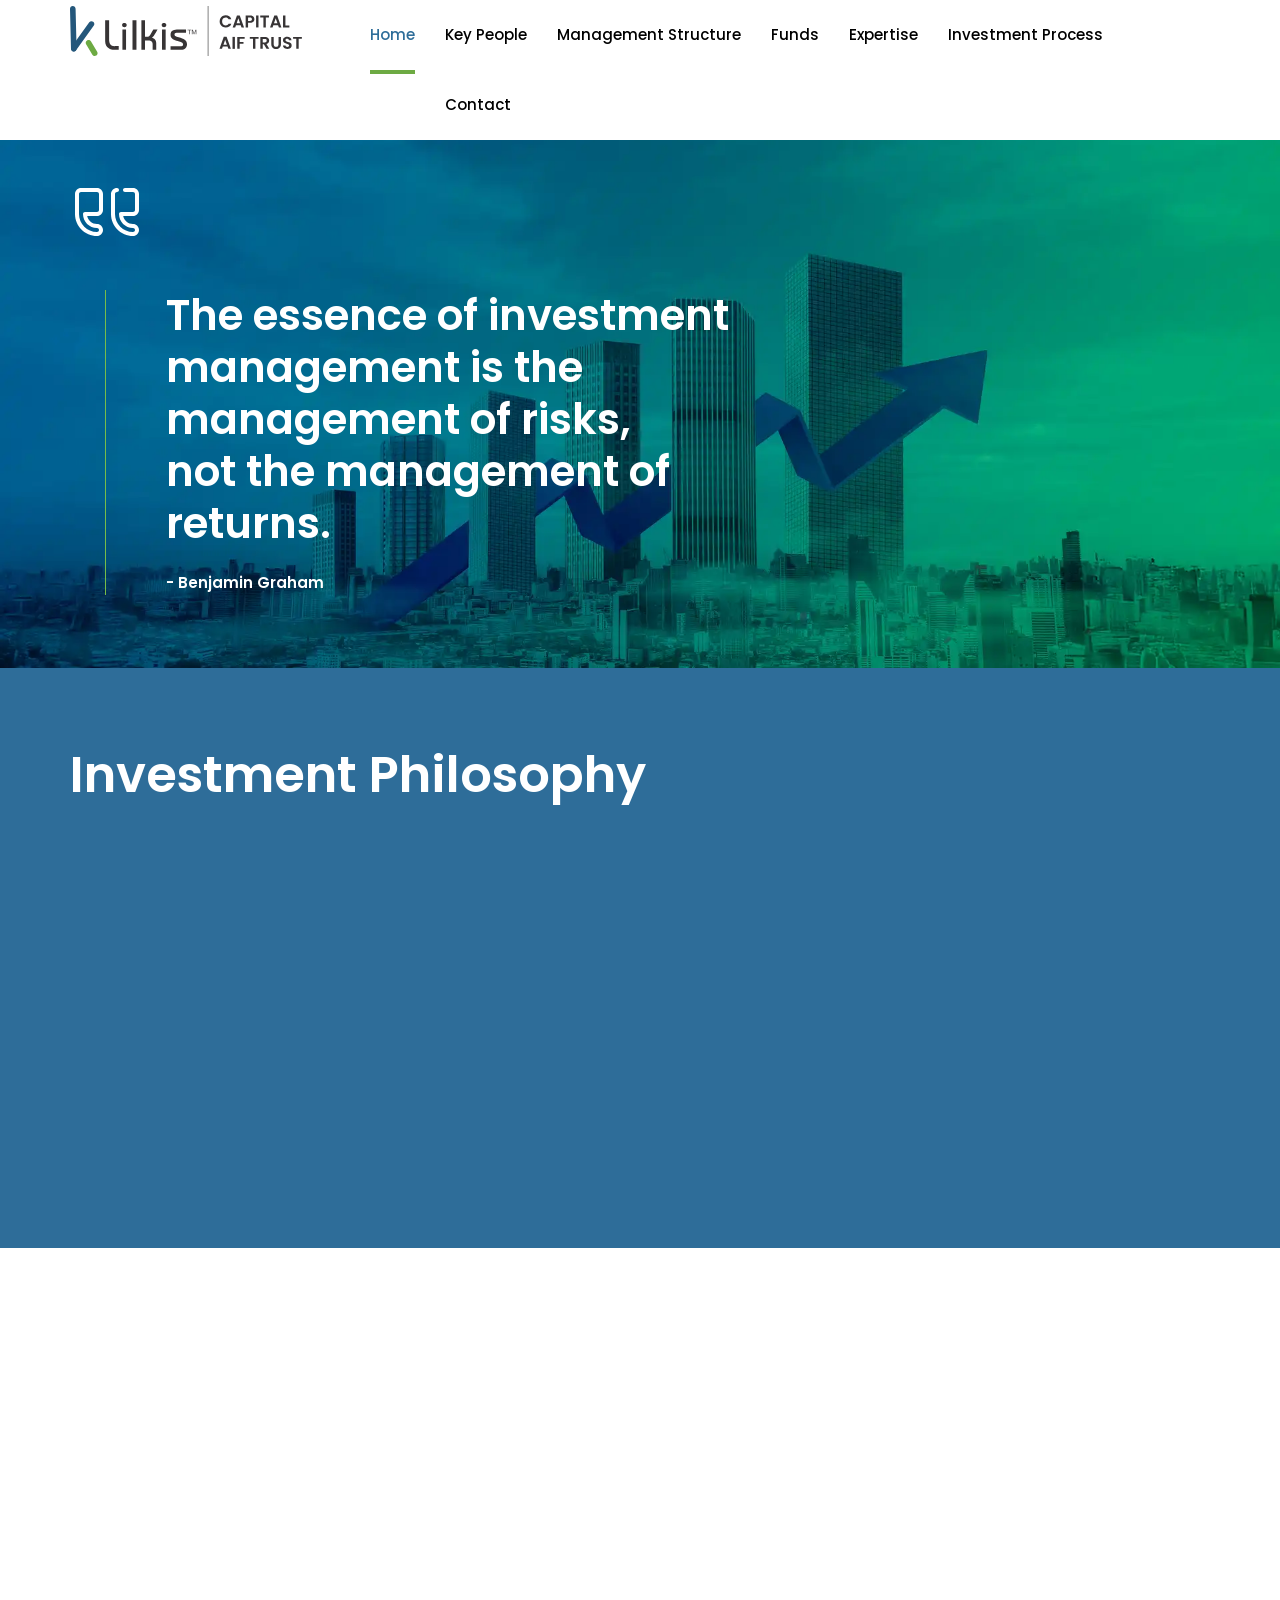
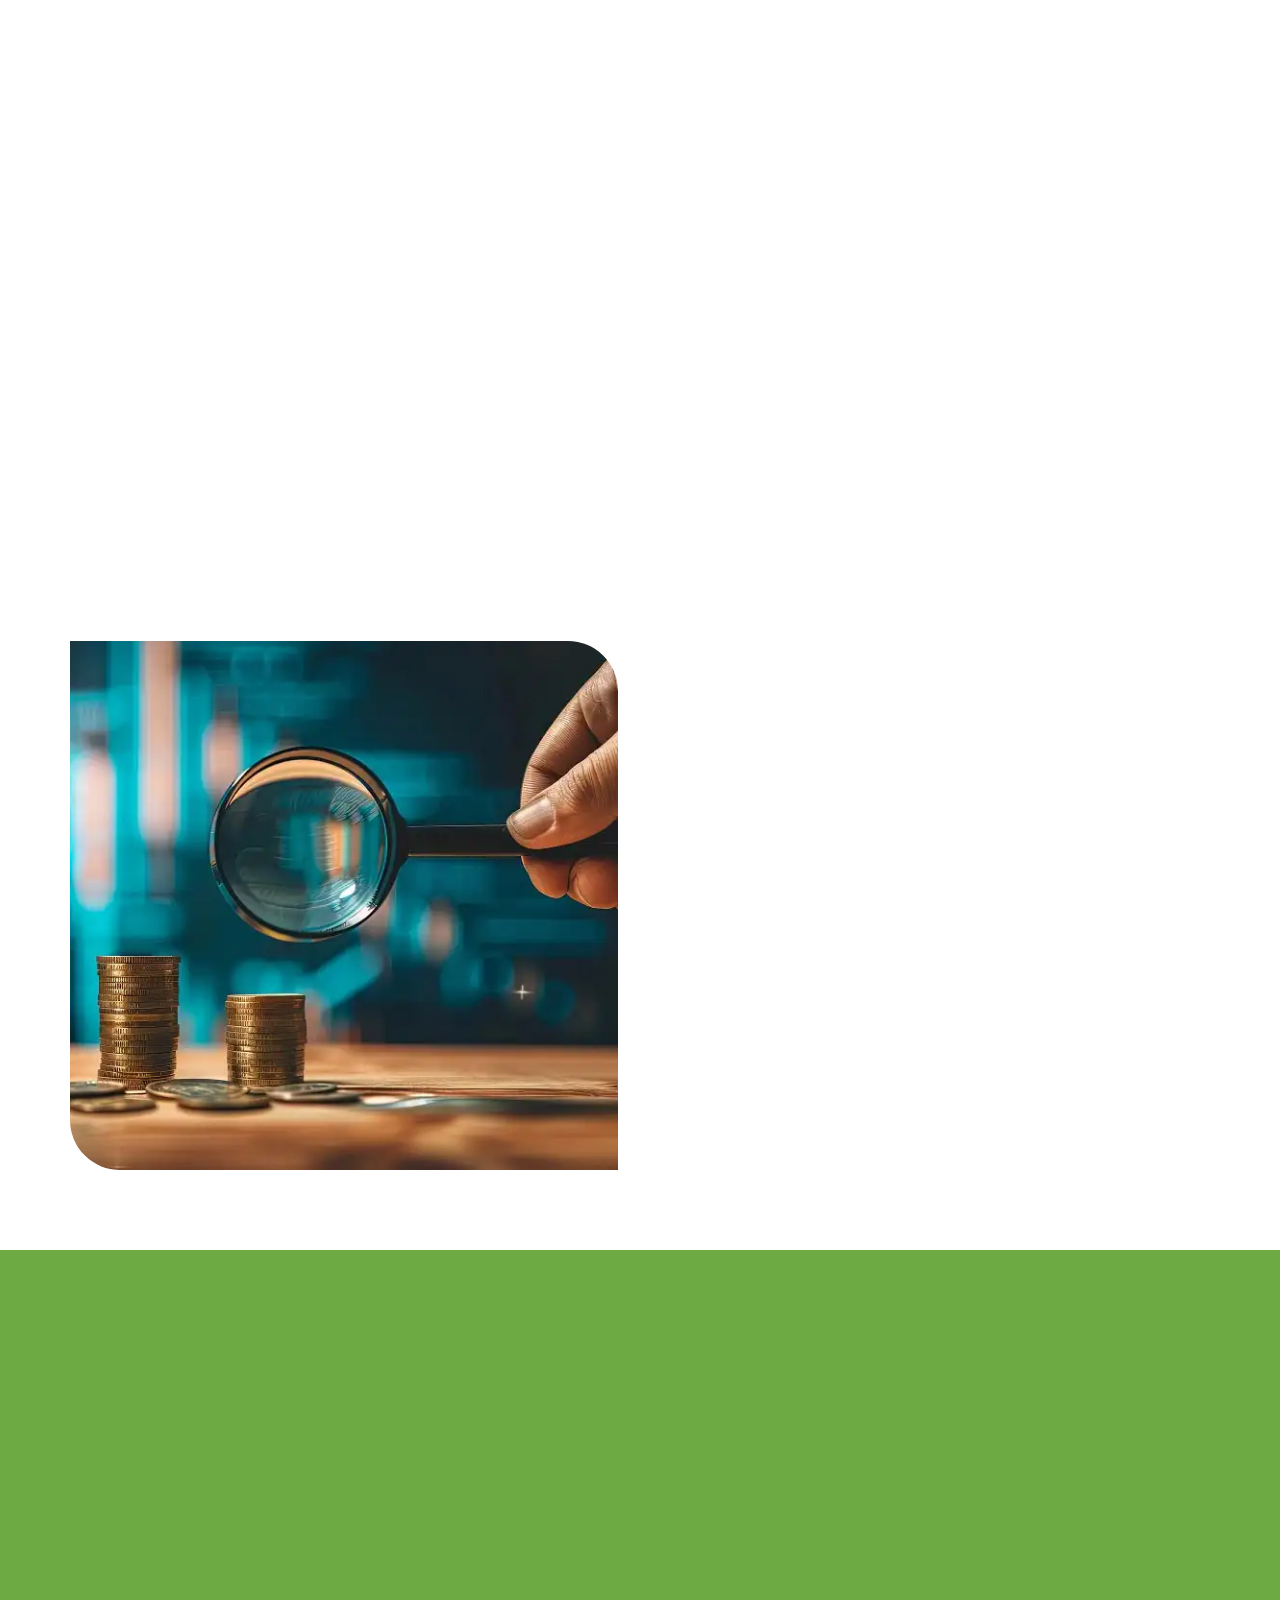
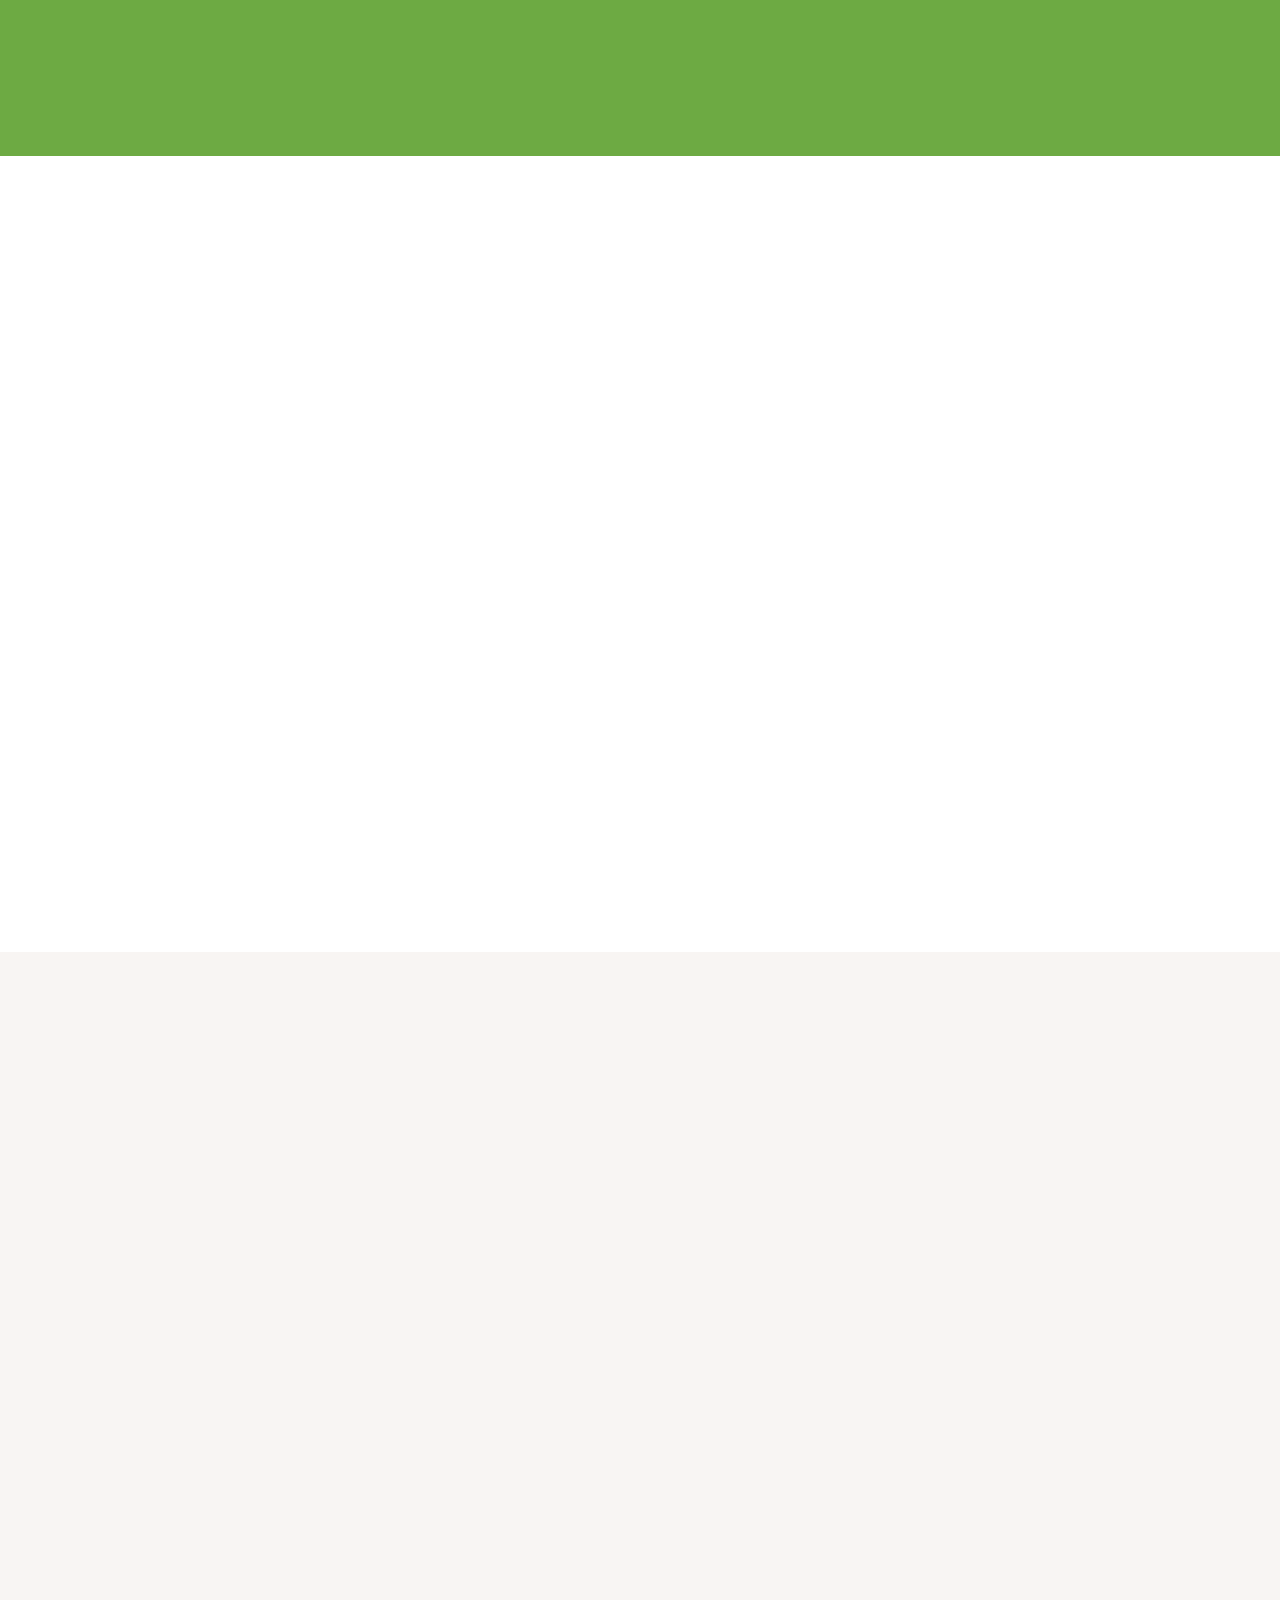
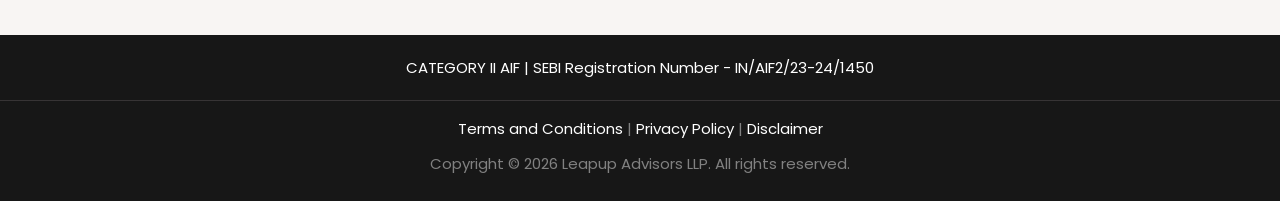
<file: index.html>
<!DOCTYPE html>
<html xmlns="http://www.w3.org/1999/xhtml" lang="en"><!-- InstanceBegin template="/Templates/main.dwt" codeOutsideHTMLIsLocked="false" -->
<head>
<meta http-equiv="Content-Type" content="text/html; charset=utf-8" />
<meta name="viewport" content="width=device-width, initial-scale=1">
<!-- InstanceBeginEditable name="doctitle" -->
<title>Lilkis CAPITAL AIF TRUST</title>
<!-- InstanceEndEditable -->

<!-- Preconnect first -->
    <link rel="preconnect" href="https://fonts.googleapis.com">
    <link rel="preconnect" href="https://fonts.gstatic.com" crossorigin>

    <!-- Preload Bootstrap CSS -->
    <link rel="preload" href="/css/bootstrap.min.css" as="style">

    <!-- CSS files -->
    <link rel="stylesheet" href="/css/bootstrap.min.css">
    <link rel="stylesheet" href="/css/style.css">

    <!-- Google Fonts — only needed weights -->
    <link href="https://fonts.googleapis.com/css2?family=Poppins:wght@400;500;600&display=swap" rel="stylesheet">

<link rel="shortcut icon" type="image/x-icon" href="favicon.ico">
<link rel="preload" href="/css/bootstrap.min.css" as="style">
<link rel="preload" href="css/style.css" as="style" onload="this.onload=null;this.rel='stylesheet'">
<noscript><link rel="stylesheet" href="css/style.css"></noscript>
<!--<link href="https://fonts.googleapis.com/css2?family=Poppins:wght@300;400;500;600;700&display=swap" rel="stylesheet">-->
<link rel="preconnect" href="https://fonts.googleapis.com">
<link rel="preconnect" href="https://fonts.gstatic.com" crossorigin>
<link href="https://fonts.googleapis.com/css2?family=Poppins:wght@400;500;600&display=swap" rel="stylesheet">
<!-- InstanceBeginEditable name="head" -->
<link rel="preload" as="image" href="images/banner.webp"/>
<!-- InstanceEndEditable -->
</head>

<body>
<!-- InstanceBeginEditable name="EditRegion7" -->

<!-- InstanceEndEditable -->
<nav class="navbar navbar-inverse visible-lg" id="">
        <div class="container">
            <div class="row">
                <div class="col-md-12">
                	
                    <div class="col-md-3 no-pad">
                    	<div class="sitelogo">
                            <a class="navbar-brand" href="index.html" id="" aria-label="Lilkis Home">
                          	  <img src="images/logo.svg" class="img-responsive" alt=""/>
                            </a>
                       </div>
                    </div>
                	
                    <div class="col-md-9 no-pad">
                    	
                        <div class="collapse navbar-collapse no-pad" id="myNavbar">
                            <ul class="nav navbar-nav text-center">
                                <li class="dropdown">
                                    <a href="index.html" class="nav-link hvr-fade">Home</a>
                                </li>
                                <li class=""><a href="key-people.html" class="">Key People</a></li>
                                <li class="dropdown">
                                    <a href="management-structure.html" class="nav-link hvr-fade">Management Structure</a>
                                </li>
                                <li class=""><a href="fund.html" class="">Funds</a></li>
                                <li class=""><a href="expertise.html" class="">Expertise</a></li>
                                <li class=""><a href="invest-process.html" class="">Investment Process</a></li>
                                <li class=""><a href="contact.html" class="hvr-fade">Contact</a></li>
                            </ul>
                    	</div>
                    	<div class="cleafix"></div>
                    </div>
                    
                    <div class="cleafix"></div>
                </div>
            </div>
        </div>
        <div class="cleafix"></div>
</nav>
    
<div class="mobile-header visible-md visible-sm visible-xs" id="">
	<div class="container">
		<div class="row">
			<div class="col-xs-12">
            
				<div class="col-sm-7 col-xs-7 no-pad">
					<div class="logoBox">
						<a class="navbar-brand" href="index.html" id="" aria-label="Lilkis Home">
							<img src="images/logo.svg" class="img-responsive" alt=""/>
						</a>
					</div>
				</div>
                
                <div class="col-sm-5 col-xs-5 no-pad">
                	<div id="main">
                    	<a href="contact.html" class="">
                        	<svg xmlns="http://www.w3.org/2000/svg" viewBox="0 0 512 512"><path d="M493.4 24.6l-104-24c-11.3-2.6-22.9 3.3-27.5 13.9l-48 112c-4.2 9.8-1.4 21.3 6.9 28l60.6 49.6c-36 76.7-98.9 140.5-177.2 177.2l-49.6-60.6c-6.8-8.3-18.2-11.1-28-6.9l-112 48C3.9 366.5-2 378.1.6 389.4l24 104C27.1 504.2 36.7 512 48 512c256.1 0 464-207.5 464-464 0-11.2-7.7-20.9-18.6-23.4z"/></svg>
                        </a>
                   		<button class="openbtn" onclick="openNav()" aria-label="Open Navigation Menu">
                            <svg xmlns="http://www.w3.org/2000/svg" viewBox="0 0 448 512"><path d="M16 132h416c8.837 0 16-7.163 16-16V76c0-8.837-7.163-16-16-16H16C7.163 60 0 67.163 0 76v40c0 8.837 7.163 16 16 16zm0 160h416c8.837 0 16-7.163 16-16v-40c0-8.837-7.163-16-16-16H16c-8.837 0-16 7.163-16 16v40c0 8.837 7.163 16 16 16zm0 160h416c8.837 0 16-7.163 16-16v-40c0-8.837-7.163-16-16-16H16c-8.837 0-16 7.163-16 16v40c0 8.837 7.163 16 16 16z"/></svg>
                        </button>
                        <div class="clearfix"></div>
                	</div>
                </div>
                
                <div class="clearfix"></div>
				
				<div class="col-xs-10 col-sm-7">
					<div class="navigatnBox">
						<div id="mySidebar" class="sidebar">
                        	<div class="sclbox">
                            	<div class="col-xs-9 col-sm-7">
                                    <a class="navbar-brand" href="index.html" id="" aria-label="Lilkis Home">
                                        <img src="images/logo.svg" class="img-responsive mblimg" alt=""/>
                                    </a>
                                </div>
                                <div class="clearfix"></div>
                            </div>
                            
							<!--<a href="javascript:void(0)" class="closebtn" onclick="closeNav()">
                            	<img src="images/mobile-nav-close.svg" class="img-responsive" alt=""/>
                            </a>-->
                            <button class="closebtn" onclick="closeNav()" aria-label="Close Navigation"><svg xmlns="http://www.w3.org/2000/svg" viewBox="0 0 384 512"><path d="M55.1 73.4c-12.5-12.5-32.8-12.5-45.3 0s-12.5 32.8 0 45.3L147.2 256 9.9 393.4c-12.5 12.5-12.5 32.8 0 45.3s32.8 12.5 45.3 0L192.5 301.3 329.9 438.6c12.5 12.5 32.8 12.5 45.3 0s12.5-32.8 0-45.3L237.8 256 375.1 118.6c12.5-12.5 12.5-32.8 0-45.3s-32.8-12.5-45.3 0L192.5 210.7 55.1 73.4z"/></svg></button>
                            <div class="mblnav">
                            	
                                <a href="index.html" class="hvr-fade">Home</a>
                                <a href="key-people.html" class="">Key People</a>
                                <a href="management-structure.html" class="nav-link">Management Structure</a>
                                <a href="fund.html" class="">Funds</a>
                                <a href="expertise.html" class="">Expertise</a>
                                <a href="invest-process.html" class="">Investment Process</a>
                                <a href="contact.html" class="">Contact</a>
                                <a href="#" class="">Privacy Policy</a>
                                <a href="#" class="">Terms & Conditions</a>
                                <a href="disclaimer.html">Disclaimer</a>
                            </div>
                            
                            
						</div>
                        
					</div>
                    <div class="clearfix"></div>
				</div>
                
				<div class="clearfix"></div>
			</div>
		</div>
	</div>
</div>

<!-- InstanceBeginEditable name="banner" -->
<section class="bannersctn">
	<div class="container-fluid">
		<div class="row">
			<div class="col-md-12 no-pad">
			
				<div class="container">
					<div class="row">
						<div class="col-lg-7 col-md-10">
							<div class="bannrTxtbox">
								<div class="bannrBox">
									<h1>The essence of investment management is the management of risks,<br class="visible-lg visible-md"/> not the management of <br class="visible-lg visible-md"/>returns.</h1>
									<p>- Benjamin Graham</p>
								</div>
							</div>
							<div class="clearfix"></div>
						</div>
					</div>
				</div>
				
				<img src="images/banner.webp" class="img-responsive" fetchpriority="high" alt=""/>
				<div class="clearfix"></div>
			</div>
		</div>
	</div>
</section>
<!-- InstanceEndEditable -->

<!-- InstanceBeginEditable name="EditRegion4" -->
<section class="sectionbx phlosphysctn">
	<div class="container">
		<div class="row">
			<div class="col-md-12">
				<h1>Investment Philosophy</h1>
				
				<div class="phlosphycntnr">
				
					<div class="phlosphybx">
						<img src="images/philoshopy/image-one.svg" class="img-responsive" alt=""/>
						<p>The fund operates on a unique model of specialized and dedicated financing for stressed business entities, ensuring adequate asset-backed securities.</p>
					</div>
					
					<div class="phlosphybx">
						<img src="images/philoshopy/image-two.svg" class="img-responsive" alt=""/>
						<p>The fund is designed to deliver superior returns with strong emphasis on cash flow while maintaining security and safety of investment.</p>
					</div>
					
					<div class="phlosphybx">
						<img src="images/philoshopy/image-three.svg" class="img-responsive" alt=""/>
						<p>Investments are based on strong asset base quality, evaluated through deep and thorough analysis mechanisms.</p>
					</div>
					
					<div class="phlosphybx">
						<img src="images/philoshopy/image-four.svg" class="img-responsive" alt=""/>
						<p>The model addresses funding gaps for businesses with limited access to traditional financial avenues, facilitating revival and resolution.</p>
					</div>
					
				</div>
				
				<div class="clearfix"></div>
			</div>
		</div>
	</div>
</section>

<section class="sectionbx opprtntsctn">
	<div class="container">
		<div class="row">
			<div class="col-md-12">
				<h1>Opportunities</h1>
				
				<div class="opprbxcntnr">
				
					<div class="opprbx borderbx">
						<div class="txtbx"><h2>1</h2></div>
						<hr/>
						<div class="prgrphbx">
							<p>Banking channels are unavailable for many companies due to multiple constraints.</p>
						</div>
					</div>
					
					<div class="opprbx borderbx">
						<div class="txtbx"><h2>2</h2></div>
						<hr/>
						<div class="prgrphbx">
							<p>Long turnaround time for most NBFCs and Funds.</p>
						</div>
					</div>
					<div class="opprbx borderbx">
						<div class="txtbx"><h2>3</h2></div>
						<hr/>
						<div class="prgrphbx">
							<p>Potential business recovery through resolution plans under insolvency frameworks.</p>
						</div>
					</div>
					<div class="opprbx borderbx">
						<div class="txtbx"><h2>4</h2></div>
						<hr/>
						<div class="prgrphbx">
							<p>Last mile funding to stressed accounts for completion of resolution or settlement with lenders.</p>
						</div>
					</div>
					<div class="opprbx borderbx">
						<div class="txtbx"><h2>5</h2></div>
						<hr/>
						<div class="prgrphbx">
							<p>Non-performing assets and stressed accounts with adequate security coverage in the form of underlying collateral assets.</p>
						</div>
					</div>
				</div>
				
				<div class="clearfix"></div>
			</div>
		</div>
	</div>
</section>

<section class="fundsctn sectionbx">
	<div class="container">
		<div class="row">
			<div class="col-md-12">
			
				<div class="fundcntnr">
					<div class="fundbx">
						<h1>Focus <br class="visible-lg visible-md"/>of The Fund</h1>
						<img src="images/fund/fund-img.webp" class="img-responsive imgradius" alt=""/>
					</div>
					<div class="fundbx fundtxtbx">
					
						<div class="fndbxone">
							<h2>Stressed Accounts</h2>
							<p>Funding stressed accounts with adequate collateral coverage and viable resolution plans with a potential for turnaround.</p>
						</div>
						
						<div class="fndbxone">
							<h2>Acquisition Funding</h2>
							<p>Supporting inorganic growth ambitions of growth-oriented companies.</p>
						</div>
						
						<div class="fndbxone">
							<h2>Interim Finance</h2>
							<p>Interim finance to companies under <br class="visible-lg visible-md"/>IBC to ensure continuity</p>
						</div>
						
						<div class="fndbxone">
							<h2>Co-Investment</h2>
							<p>Co-investment with ARCs and NBFCs for large ticket transactions.</p>
						</div>
						
						<div class="fndbxone">
							<h2>Pre-IPO / Anchor</h2>
							<p>Anchor investments in companies listed on Main Board of BSE and NSE.</p>
						</div>
						
					</div>
				</div>
			
				<div class="clearfix"></div>
			</div>
		</div>
	</div>
</section>

<section class="sectionbx impctscn">
	<div class="container">
		<div class="row">
			<div class="col-md-12">
				<h1>Impact</h1>
				
				<div class="phlosphycntnr">
				
					<div class="phlosphybx">
						<img src="images/impact/image-one.svg" class="img-responsive" alt=""/>
						<p>Revival and resolution of companies by facilitating last mile funding.</p>
					</div>
					
					<div class="phlosphybx">
						<img src="images/impact/image-two.svg" class="img-responsive" alt=""/>
						<p>Higher standards of overall corporate governance in borrower companies.</p>
					</div>
					
					<div class="phlosphybx">
						<img src="images/impact/image-three.svg" class="img-responsive" alt=""/>
						<p>Protection of economic and social thread in the respective regions.</p>
					</div>
					
					<div class="phlosphybx">
						<img src="images/impact/image-four.svg" class="img-responsive" alt=""/>
						<p>Dedicated efforts toward achieving SDG and ESG targets.</p>
					</div>
					
				</div>
				
				<div class="clearfix"></div>
			</div>
		</div>
	</div>
</section>

<section class="lwrbx sectionbx">
	<div class="container">
		<div class="row">
			<div class="col-md-12">
				<h1>Clear Mandate That Guides Identification of Target Prospects &amp; Exclusions</h1>
				
				<div class="lwrbxcntnr">
					<div class="lwrbxsctn">
						<div class="hdngbx borderbx">
							<h2>Mid-market / Private Credit</h2>
						</div>
						<ul>
							<li><img src="images/green-tick.svg" class="img-responsive" alt=""/>Changing dynamics have created demand for <br class="visible-lg visible-md"/>non-traditional funding propositions.</li>
							<li><img src="images/green-tick.svg" class="img-responsive" alt=""/>Focus on opportunistic investment management to provide <br class="visible-lg visible-md"/>tactical solutions.</li>
							<li><img src="images/green-tick.svg" class="img-responsive" alt=""/>Structured cash generating and monetization opportunities.</li>
							<li><img src="images/green-tick.svg" class="img-responsive" alt=""/>Providing solutions to viable borrowers unable to access <br class="visible-lg visible-md"/>off-the-shelf financing.</li>
						</ul>
					</div>
					<div class="lwrbxsctn">
						<div class="hdngbx borderbx">
							<h2>Exclusion List</h2>
						</div>
						<ul>
							<li><img src="images/red-tick.svg" class="img-responsive" alt=""/>New age and cash burn businesses.</li>
							<li><img src="images/red-tick.svg" class="img-responsive" alt=""/>Fraud accounts or susceptible groups.</li>
							<li><img src="images/red-tick.svg" class="img-responsive" alt=""/>High gestation period projects like roads, ports, thermal <br/>power etc.</li>
							<li><img src="images/red-tick.svg" class="img-responsive" alt=""/>Start-ups or businesses with unproven cash flow track record<br/> and lack of history.</li>
							<li><img src="images/red-tick.svg" class="img-responsive" alt=""/>Businesses with closure risk due to geographical <br/>concentration, industrial or technological obsolescence.</li>
						</ul>
					</div>
				</div>
				
				<div class="clearfix"></div>
			</div>
		</div>
	</div>
</section>

<section class="whysctn sectionbx">
    <div class="container">
        <div class="row">
            <div class="col-md-12">
                <div class="whysctnbx">

                    <!-- Left Column -->
                    <div class="ctnbxcntnr leftcol">
                        <div class="whybx leftbx">
                            <img src="images/why/image-one.svg" class="img-responsive" alt=""/>
                            <p>Strong management team</p>
                        </div>
                        <div class="whybx leftbx">
                            <img src="images/why/image-two.svg" class="img-responsive" alt=""/>
                            <p>Proven track record of superior returns</p>
                        </div>
                        <div class="whybx leftbx">
                            <img src="images/why/image-three.svg" class="img-responsive" alt=""/>
                            <p>Focus on cash flow generating investments</p>
                        </div>
                    </div>

                    <!-- Center Column -->
                    <div class="ctnbxcntnr centercol">
                        <div class="whybx scndtxtbx">
                            <img src="images/why/why-img-one.svg" class="img-responsive" alt=""/>
                            <h1>Why Us</h1>
                            <p>Banking channels are unavailable for many companies due to multiple constraints.</p>
                        </div>
                    </div>

                    <!-- Right Column -->
                    <div class="ctnbxcntnr rightcol">
                        <div class="whybx rightbx">
							<img src="images/why/image-four.svg" class="img-responsive visible-sm visible-xs" alt=""/>
                            <p>Rigorous asset evaluation procedure</p>
                            <img src="images/why/image-four.svg" class="img-responsive visible-lg visible-md" alt=""/>
                        </div>
                        <div class="whybx rightbx">
							<img src="images/why/image-five.svg" class="img-responsive img-responsive visible-sm visible-xs" alt=""/>
                            <p>Superior and unmatched business model</p>
                            <img src="images/why/image-five.svg" class="img-responsive img-responsive visible-lg visible-md" alt=""/>
                        </div>
                        <div class="whybx rightbx">
							<img src="images/why/image-six.svg" class="img-responsive visible-sm visible-xs" alt=""/>
                            <p>Favorable returns in exchange of evaluated risks</p>
                            <img src="images/why/image-six.svg" class="img-responsive visible-lg visible-md" alt=""/>
                        </div>
                    </div>

                </div>
                <div class="clearfix"></div>
            </div>
        </div>
    </div>
</section>

<!-- InstanceEndEditable -->

<footer id="footer" class="">

	<section class="upprfootr">
    	<div class="container">
        	<div class="row">
            	<div class="col-md-12">
						<p>CATEGORY II AIF | SEBI Registration Number - IN/AIF2/23-24/1450</p>
                 	<div class="clearfix"></div>
                </div>
            </div>
       </div>
    </section>
    
    <section class="lowerftr">
    	<div class="container">
        	<div class="row">
            	<div class="col-md-12">
                	<p><a href="#">Terms and Conditions</a> | <a href="#">Privacy Policy</a> | <a href="disclaimer.html">Disclaimer</a></p>
                    <p>Copyright © 2026 Leapup Advisors LLP. All rights reserved.</p>
                	<div class="clearfix"></div>
                </div>
            </div>
        </div>
    </section>
    
</footer>

<!-- InstanceBeginEditable name="EditRegion5" -->

<!-- InstanceEndEditable -->
<script src="https://ajax.googleapis.com/ajax/libs/jquery/3.4.1/jquery.min.js"></script>
<script src="js/bootstrap.min.js" type="text/javascript"></script>

<script type="text/javascript" defer async>
const $dropdown = $(".dropdown");
const $dropdownToggle = $(".dropdown-menu");
const $dropdownMenu = $(".dropdown-menu");
const showClass = "show";
$(window).on("load resize", function() {
  if (this.matchMedia("(min-width: 991px)").matches) {
    $dropdown.hover(
      function() {
        const $this = $(this);
        $this.addClass(showClass);
        $this.find($dropdownToggle).attr("aria-expanded", "true");
        $this.find($dropdownMenu).addClass(showClass);
      },
      function() {
        const $this = $(this);
        $this.removeClass(showClass);
        $this.find($dropdownToggle).attr("aria-expanded", "false");
        $this.find($dropdownMenu).removeClass(showClass);
      }
    );
  } else {
    $dropdown.off("mouseenter mouseleave");
  }
});
</script>

<script type="text/javascript">
function openNav() {
  document.getElementById("mySidebar").style.width = "85%";
  document.getElementById("main").style.marginright = "85%";
}
function closeNav() {
  document.getElementById("mySidebar").style.width = "0";
  document.getElementById("main").style.marginright= "0";
}
</script>

<script type="text/javascript">
$(function() {
    var header = $(".navbar");
    $(window).scroll(function() {    
        var scroll = $(window).scrollTop();
        if (scroll >= 10) {
            header.addClass("scrolled");
        } else {
            header.removeClass("scrolled");
        }
    });
});

$(function() {
    var header = $(".mobile-header");
    $(window).scroll(function() {    
        var scroll = $(window).scrollTop();
        if (scroll >= 10) {
            header.addClass("scrolled");
        } else {
            header.removeClass("scrolled");
        }
    });
});

</script>

<script>
var currentPage = window.location.pathname.split('/').pop();

// Remove .html if present
currentPage = currentPage.replace('.html', '');

// Handle homepage
if (currentPage === '' || currentPage === 'index') {
    currentPage = 'index';
}

document.querySelectorAll('.nav.navbar-nav li a').forEach(function(link) {
    var linkPage = link.getAttribute('href').replace('.html', '');

    // Handle homepage link
    if (linkPage === 'index' && currentPage === 'index') {
        link.parentElement.classList.add('active');
    } else if (linkPage === currentPage) {
        link.parentElement.classList.add('active');
    }
});
</script>

<!-- InstanceBeginEditable name="EditRegion6" -->
<script>
const observer = new IntersectionObserver((entries) => {
    entries.forEach(entry => {
        if (entry.isIntersecting) {
            entry.target.classList.add('animate');
        } else {
            entry.target.classList.remove('animate');
        }
    });
}, { threshold: 0.2 });

// observe h1 also
document.querySelectorAll('.phlosphybx, .phlosphysctn h1, .impctscn h1, .opprbx, .impctscn, .fndbxone, .fundtxtbx, .fundbx h1, .lwrbx h1, .hdngbx, .lwrbxsctn ul li, .opprtntsctn h1, .fundbx h1, .whybx').forEach(el => {
    observer.observe(el);
});
</script>
<!-- InstanceEndEditable -->
</body>
<!-- InstanceEnd --></html>
</file>
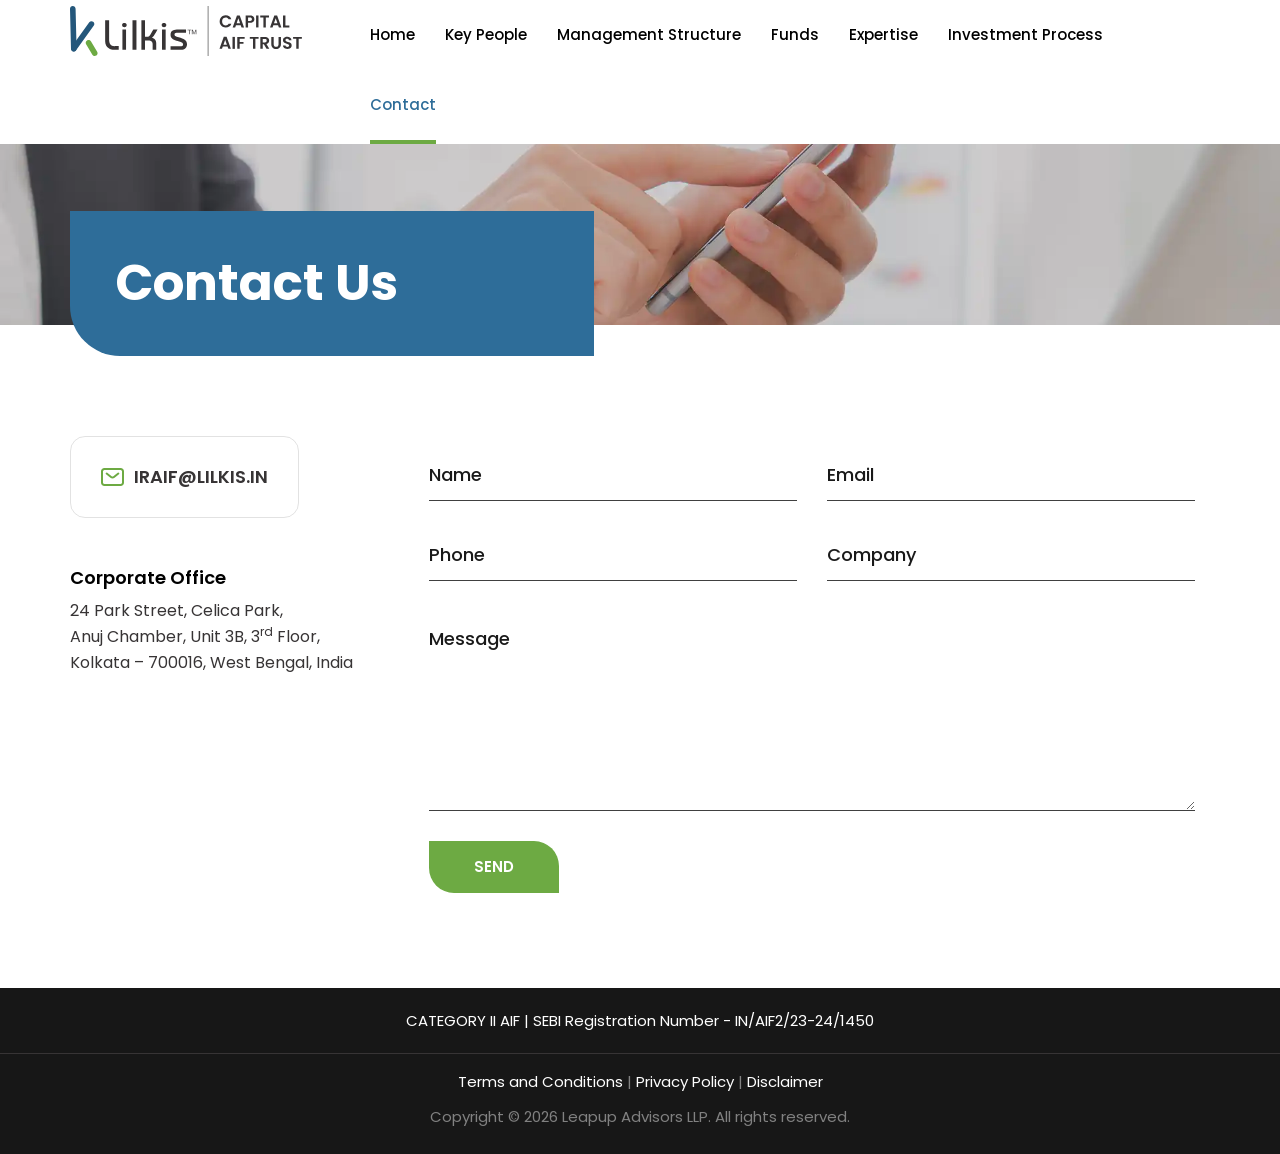
<file: contact.html>
<!DOCTYPE html>
<html xmlns="http://www.w3.org/1999/xhtml" lang="en"><!-- InstanceBegin template="/Templates/main.dwt" codeOutsideHTMLIsLocked="false" -->
<head>
<meta http-equiv="Content-Type" content="text/html; charset=utf-8" />
<meta name="viewport" content="width=device-width, initial-scale=1">
<!-- InstanceBeginEditable name="doctitle" -->
<title>Lilkis CAPITAL AIF TRUST</title>
<!-- InstanceEndEditable -->

<!-- Preconnect first -->
    <link rel="preconnect" href="https://fonts.googleapis.com">
    <link rel="preconnect" href="https://fonts.gstatic.com" crossorigin>

    <!-- Preload Bootstrap CSS -->
    <link rel="preload" href="/css/bootstrap.min.css" as="style">

    <!-- CSS files -->
    <link rel="stylesheet" href="/css/bootstrap.min.css">
    <link rel="stylesheet" href="/css/style.css">

    <!-- Google Fonts — only needed weights -->
    <link href="https://fonts.googleapis.com/css2?family=Poppins:wght@400;500;600&display=swap" rel="stylesheet">

<link rel="shortcut icon" type="image/x-icon" href="favicon.ico">
<link rel="preload" href="/css/bootstrap.min.css" as="style">
<link rel="preload" href="css/style.css" as="style" onload="this.onload=null;this.rel='stylesheet'">
<noscript><link rel="stylesheet" href="css/style.css"></noscript>
<!--<link href="https://fonts.googleapis.com/css2?family=Poppins:wght@300;400;500;600;700&display=swap" rel="stylesheet">-->
<link rel="preconnect" href="https://fonts.googleapis.com">
<link rel="preconnect" href="https://fonts.gstatic.com" crossorigin>
<link href="https://fonts.googleapis.com/css2?family=Poppins:wght@400;500;600&display=swap" rel="stylesheet">
<!-- InstanceBeginEditable name="head" -->

<!-- InstanceEndEditable -->
</head>

<body>
<!-- InstanceBeginEditable name="EditRegion7" -->

<!-- InstanceEndEditable -->
<nav class="navbar navbar-inverse visible-lg" id="">
        <div class="container">
            <div class="row">
                <div class="col-md-12">
                	
                    <div class="col-md-3 no-pad">
                    	<div class="sitelogo">
                            <a class="navbar-brand" href="index.html" id="" aria-label="Lilkis Home">
                          	  <img src="images/logo.svg" class="img-responsive" alt=""/>
                            </a>
                       </div>
                    </div>
                	
                    <div class="col-md-9 no-pad">
                    	
                        <div class="collapse navbar-collapse no-pad" id="myNavbar">
                            <ul class="nav navbar-nav text-center">
                                <li class="dropdown">
                                    <a href="index.html" class="nav-link hvr-fade">Home</a>
                                </li>
                                <li class=""><a href="key-people.html" class="">Key People</a></li>
                                <li class="dropdown">
                                    <a href="management-structure.html" class="nav-link hvr-fade">Management Structure</a>
                                </li>
                                <li class=""><a href="fund.html" class="">Funds</a></li>
                                <li class=""><a href="expertise.html" class="">Expertise</a></li>
                                <li class=""><a href="invest-process.html" class="">Investment Process</a></li>
                                <li class=""><a href="contact.html" class="hvr-fade">Contact</a></li>
                            </ul>
                    	</div>
                    	<div class="cleafix"></div>
                    </div>
                    
                    <div class="cleafix"></div>
                </div>
            </div>
        </div>
        <div class="cleafix"></div>
</nav>
    
<div class="mobile-header visible-md visible-sm visible-xs" id="">
	<div class="container">
		<div class="row">
			<div class="col-xs-12">
            
				<div class="col-sm-7 col-xs-7 no-pad">
					<div class="logoBox">
						<a class="navbar-brand" href="index.html" id="" aria-label="Lilkis Home">
							<img src="images/logo.svg" class="img-responsive" alt=""/>
						</a>
					</div>
				</div>
                
                <div class="col-sm-5 col-xs-5 no-pad">
                	<div id="main">
                    	<a href="contact.html" class="">
                        	<svg xmlns="http://www.w3.org/2000/svg" viewBox="0 0 512 512"><path d="M493.4 24.6l-104-24c-11.3-2.6-22.9 3.3-27.5 13.9l-48 112c-4.2 9.8-1.4 21.3 6.9 28l60.6 49.6c-36 76.7-98.9 140.5-177.2 177.2l-49.6-60.6c-6.8-8.3-18.2-11.1-28-6.9l-112 48C3.9 366.5-2 378.1.6 389.4l24 104C27.1 504.2 36.7 512 48 512c256.1 0 464-207.5 464-464 0-11.2-7.7-20.9-18.6-23.4z"/></svg>
                        </a>
                   		<button class="openbtn" onclick="openNav()" aria-label="Open Navigation Menu">
                            <svg xmlns="http://www.w3.org/2000/svg" viewBox="0 0 448 512"><path d="M16 132h416c8.837 0 16-7.163 16-16V76c0-8.837-7.163-16-16-16H16C7.163 60 0 67.163 0 76v40c0 8.837 7.163 16 16 16zm0 160h416c8.837 0 16-7.163 16-16v-40c0-8.837-7.163-16-16-16H16c-8.837 0-16 7.163-16 16v40c0 8.837 7.163 16 16 16zm0 160h416c8.837 0 16-7.163 16-16v-40c0-8.837-7.163-16-16-16H16c-8.837 0-16 7.163-16 16v40c0 8.837 7.163 16 16 16z"/></svg>
                        </button>
                        <div class="clearfix"></div>
                	</div>
                </div>
                
                <div class="clearfix"></div>
				
				<div class="col-xs-10 col-sm-7">
					<div class="navigatnBox">
						<div id="mySidebar" class="sidebar">
                        	<div class="sclbox">
                            	<div class="col-xs-9 col-sm-7">
                                    <a class="navbar-brand" href="index.html" id="" aria-label="Lilkis Home">
                                        <img src="images/logo.svg" class="img-responsive mblimg" alt=""/>
                                    </a>
                                </div>
                                <div class="clearfix"></div>
                            </div>
                            
							<!--<a href="javascript:void(0)" class="closebtn" onclick="closeNav()">
                            	<img src="images/mobile-nav-close.svg" class="img-responsive" alt=""/>
                            </a>-->
                            <button class="closebtn" onclick="closeNav()" aria-label="Close Navigation"><svg xmlns="http://www.w3.org/2000/svg" viewBox="0 0 384 512"><path d="M55.1 73.4c-12.5-12.5-32.8-12.5-45.3 0s-12.5 32.8 0 45.3L147.2 256 9.9 393.4c-12.5 12.5-12.5 32.8 0 45.3s32.8 12.5 45.3 0L192.5 301.3 329.9 438.6c12.5 12.5 32.8 12.5 45.3 0s12.5-32.8 0-45.3L237.8 256 375.1 118.6c12.5-12.5 12.5-32.8 0-45.3s-32.8-12.5-45.3 0L192.5 210.7 55.1 73.4z"/></svg></button>
                            <div class="mblnav">
                            	
                                <a href="index.html" class="hvr-fade">Home</a>
                                <a href="key-people.html" class="">Key People</a>
                                <a href="management-structure.html" class="nav-link">Management Structure</a>
                                <a href="fund.html" class="">Funds</a>
                                <a href="expertise.html" class="">Expertise</a>
                                <a href="invest-process.html" class="">Investment Process</a>
                                <a href="contact.html" class="">Contact</a>
                                <a href="#" class="">Privacy Policy</a>
                                <a href="#" class="">Terms & Conditions</a>
                                <a href="disclaimer.html">Disclaimer</a>
                            </div>
                            
                            
						</div>
                        
					</div>
                    <div class="clearfix"></div>
				</div>
                
				<div class="clearfix"></div>
			</div>
		</div>
	</div>
</div>

<!-- InstanceBeginEditable name="banner" -->
<section class="bannersctn innrbnnr">
	<div class="container-fluid">
		<div class="row">
			<div class="col-md-12 no-pad">
				<img src="images/contact/contact-banner.webp" class="img-responsive" alt=""/>
				<div class="clearfix"></div>
			</div>
		</div>
	</div>
</section>
<!-- InstanceEndEditable -->

<!-- InstanceBeginEditable name="EditRegion4" -->
<section class="upprsctn investmntsctn">
	<div class="container">
		<div class="row">
			<div class="col-md-12">
				<div class="upprcntnr">
					<div class="upprcntnrbx bluebx">
						<h1>Contact Us</h1>
					</div>
					
				</div>
				<div class="clearfix"></div>
			</div>
		</div>
	</div>
</section>

<section class="bodysctn sectionbx cntctsctn">
	<div class="container">
		<div class="row">
			<div class="col-md-12">
				<!-- <h1>We Want To Hear From You.</h1> -->
				
				<div class="cntcbxwrpr">
				
					<div class="cntcbxwrprsctn">
						<ul class="nmbrbx">
							<!-- <li><img src="images/contact/mobile.svg" class="img-responsive" alt=""/><a href="tel:919903723450">+91 9903723450</a></li> -->
							<li><img src="images/contact/envelope.svg" class="img-responsive" alt=""/><a href="mailto:iraif@lilkis.in">IRAIF@LILKIS.IN</a></li>
						</ul>
						
						<!-- <div class="addbx">
							<h4>Registered Office</h4>
							<p>82, Tower A, Emaar Digital Greens, <br class="visible-lg visible-md visible-sm"/>Sector-62, Golf Course Road, <br class="visible-lg visible-md visible-sm"/>Gurgaon, Haryana – 122002</p>
						</div> -->
						
						<div class="addbx">
							<h4>Corporate Office</h4>
							<p>24 Park Street, Celica Park, <br class="visible-lg visible-md visible-sm"/>Anuj Chamber, Unit 3B, 3<sup>rd</sup> Floor,<br class="visible-lg visible-md visible-sm"/> Kolkata – 700016, West Bengal, India</p>
						</div>
						
					</div>
					
					<div class="cntcbxwrprsctn">
						<form id="form" class="frmbx" action="contact.php" method="post" id="cntctbx">
						
							<div style="display:none"><label>Leave this field blank</label><input type="text" id="website" name="website" /></div>
							
							<div class="col-md-6 no-pad">
								<div class="form-box">
									<input type="text" placeholder="Name" id="name" class="form-control" required="required" name="name" />
								</div>
							</div>
							
							<div class="col-md-6 no-pad">
								<div class="form-box">
									<input type="text" placeholder="Email" id="email" class="form-control" required="required" name="email" />
								</div>
							</div>
							
							<div class="col-md-6 no-pad">
								<div class="form-box">
									<input type="tel" placeholder="Phone" id="Phone" class="form-control" required="required" name="phone" />
								</div>
							</div>
							
							<div class="col-md-6 no-pad">
								<div class="form-box">
									<input type="text" placeholder="Company" id="company" class="form-control" required="required" name="company" />
								</div>
							</div>
							
							<div class="col-md-12 no-pad">
								<div class="form-box">
									<textarea name="message" id="Message" placeholder="Message" class="form-control" rows="4" required="required"></textarea>
								</div>
							</div>
							
							<div class="col-md-6 no-pad">
								<div class="form-box">
									<button class="lrnmr hvr-fade borderbx" name="submit">Send</button>
								</div>
							</div>
							
							<div class="clearfix"></div>
						</form>
					</div>
				</div>
			
				<div class="clearfix"></div>
			</div>
		</div>
	</div>
</section>

<!-- InstanceEndEditable -->

<footer id="footer" class="">

	<section class="upprfootr">
    	<div class="container">
        	<div class="row">
            	<div class="col-md-12">
						<p>CATEGORY II AIF | SEBI Registration Number - IN/AIF2/23-24/1450</p>
                 	<div class="clearfix"></div>
                </div>
            </div>
       </div>
    </section>
    
    <section class="lowerftr">
    	<div class="container">
        	<div class="row">
            	<div class="col-md-12">
                	<p><a href="#">Terms and Conditions</a> | <a href="#">Privacy Policy</a> | <a href="disclaimer.html">Disclaimer</a></p>
                    <p>Copyright © 2026 Leapup Advisors LLP. All rights reserved.</p>
                	<div class="clearfix"></div>
                </div>
            </div>
        </div>
    </section>
    
</footer>

<!-- InstanceBeginEditable name="EditRegion5" -->

<!-- InstanceEndEditable -->
<script src="https://ajax.googleapis.com/ajax/libs/jquery/3.4.1/jquery.min.js"></script>
<script src="js/bootstrap.min.js" type="text/javascript"></script>

<script type="text/javascript" defer async>
const $dropdown = $(".dropdown");
const $dropdownToggle = $(".dropdown-menu");
const $dropdownMenu = $(".dropdown-menu");
const showClass = "show";
$(window).on("load resize", function() {
  if (this.matchMedia("(min-width: 991px)").matches) {
    $dropdown.hover(
      function() {
        const $this = $(this);
        $this.addClass(showClass);
        $this.find($dropdownToggle).attr("aria-expanded", "true");
        $this.find($dropdownMenu).addClass(showClass);
      },
      function() {
        const $this = $(this);
        $this.removeClass(showClass);
        $this.find($dropdownToggle).attr("aria-expanded", "false");
        $this.find($dropdownMenu).removeClass(showClass);
      }
    );
  } else {
    $dropdown.off("mouseenter mouseleave");
  }
});
</script>

<script type="text/javascript">
function openNav() {
  document.getElementById("mySidebar").style.width = "85%";
  document.getElementById("main").style.marginright = "85%";
}
function closeNav() {
  document.getElementById("mySidebar").style.width = "0";
  document.getElementById("main").style.marginright= "0";
}
</script>

<script type="text/javascript">
$(function() {
    var header = $(".navbar");
    $(window).scroll(function() {    
        var scroll = $(window).scrollTop();
        if (scroll >= 10) {
            header.addClass("scrolled");
        } else {
            header.removeClass("scrolled");
        }
    });
});

$(function() {
    var header = $(".mobile-header");
    $(window).scroll(function() {    
        var scroll = $(window).scrollTop();
        if (scroll >= 10) {
            header.addClass("scrolled");
        } else {
            header.removeClass("scrolled");
        }
    });
});

</script>

<script>
var currentPage = window.location.pathname.split('/').pop();

// Remove .html if present
currentPage = currentPage.replace('.html', '');

// Handle homepage
if (currentPage === '' || currentPage === 'index') {
    currentPage = 'index';
}

document.querySelectorAll('.nav.navbar-nav li a').forEach(function(link) {
    var linkPage = link.getAttribute('href').replace('.html', '');

    // Handle homepage link
    if (linkPage === 'index' && currentPage === 'index') {
        link.parentElement.classList.add('active');
    } else if (linkPage === currentPage) {
        link.parentElement.classList.add('active');
    }
});
</script>

<!-- InstanceBeginEditable name="EditRegion6" -->
<!-- InstanceEndEditable -->
</body>
<!-- InstanceEnd --></html>
</file>
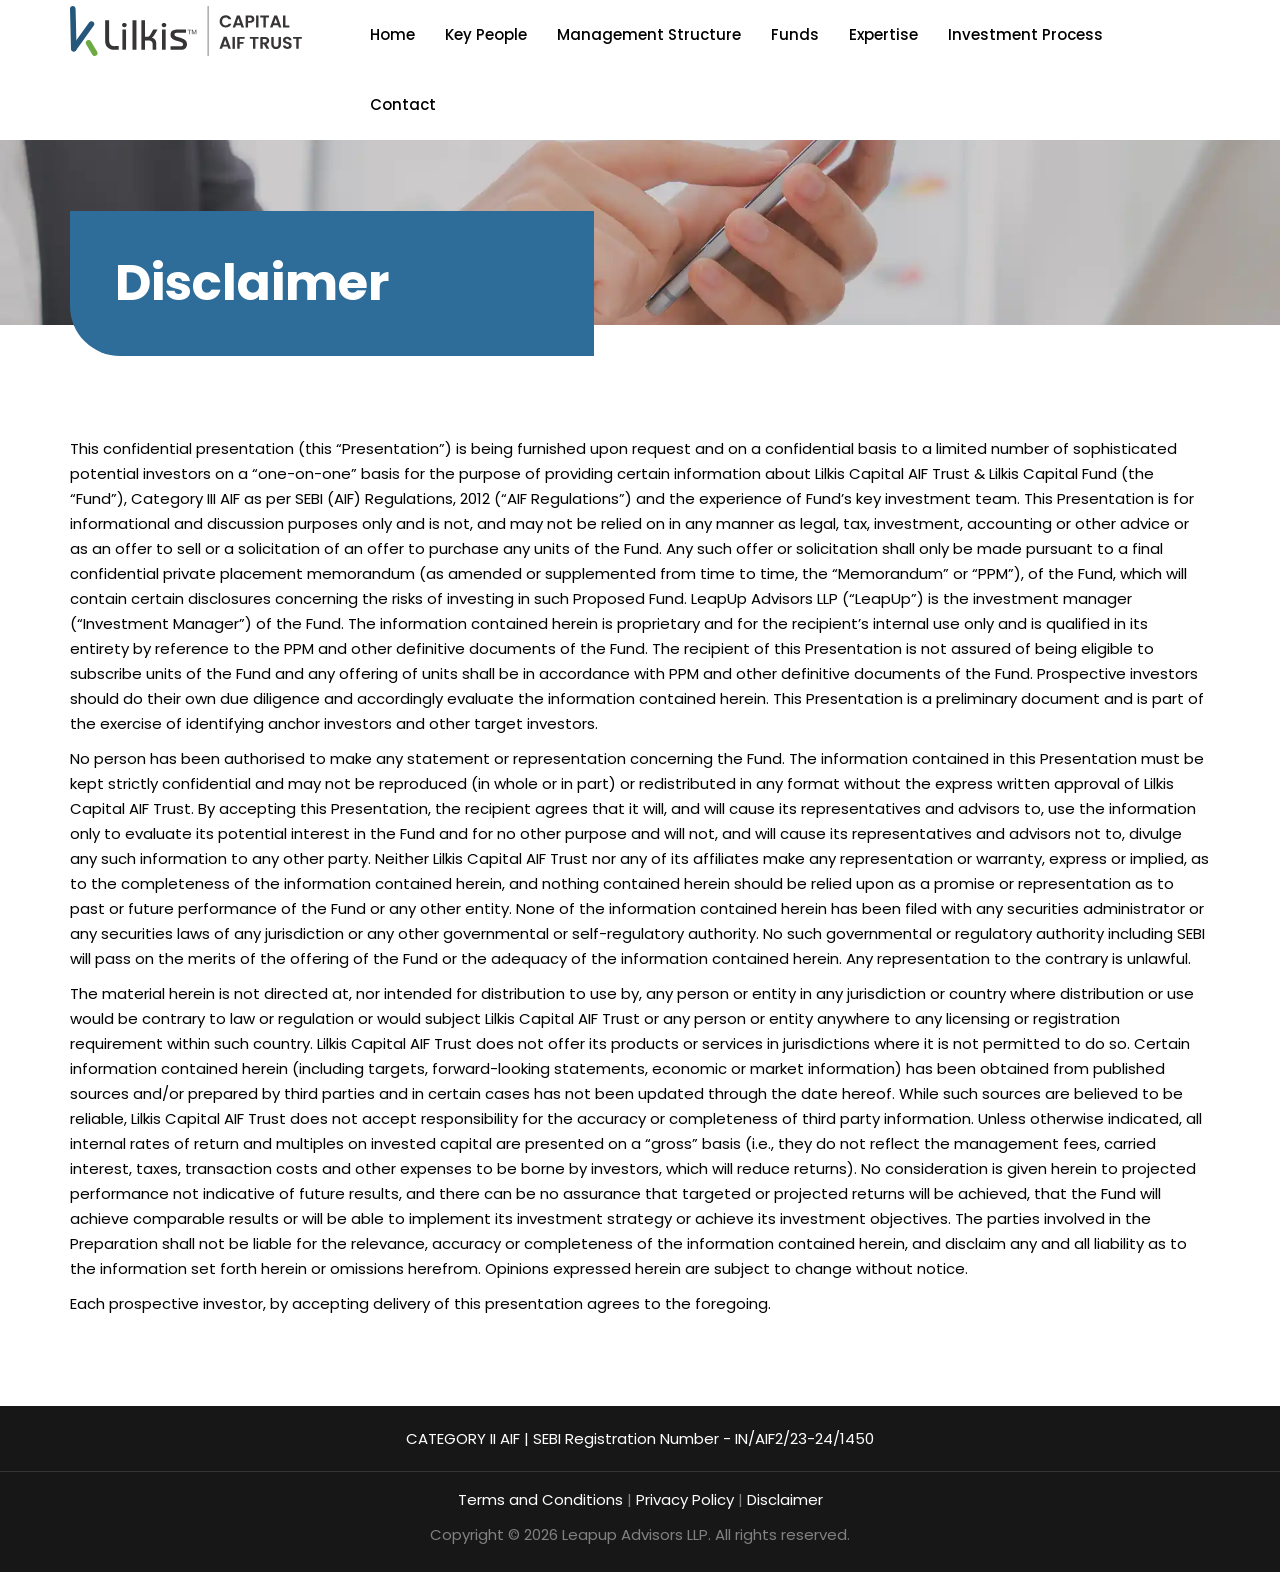
<file: disclaimer.html>
<!DOCTYPE html>
<html xmlns="http://www.w3.org/1999/xhtml" lang="en"><!-- InstanceBegin template="/Templates/main.dwt" codeOutsideHTMLIsLocked="false" -->
<head>
<meta http-equiv="Content-Type" content="text/html; charset=utf-8" />
<meta name="viewport" content="width=device-width, initial-scale=1">
<!-- InstanceBeginEditable name="doctitle" -->
<title>Lilkis CAPITAL AIF TRUST</title>
<!-- InstanceEndEditable -->

<!-- Preconnect first -->
    <link rel="preconnect" href="https://fonts.googleapis.com">
    <link rel="preconnect" href="https://fonts.gstatic.com" crossorigin>

    <!-- Preload Bootstrap CSS -->
    <link rel="preload" href="/css/bootstrap.min.css" as="style">

    <!-- CSS files -->
    <link rel="stylesheet" href="/css/bootstrap.min.css">
    <link rel="stylesheet" href="/css/style.css">

    <!-- Google Fonts — only needed weights -->
    <link href="https://fonts.googleapis.com/css2?family=Poppins:wght@400;500;600&display=swap" rel="stylesheet">

<link rel="shortcut icon" type="image/x-icon" href="favicon.ico">
<link rel="preload" href="/css/bootstrap.min.css" as="style">
<link rel="preload" href="css/style.css" as="style" onload="this.onload=null;this.rel='stylesheet'">
<noscript><link rel="stylesheet" href="css/style.css"></noscript>
<!--<link href="https://fonts.googleapis.com/css2?family=Poppins:wght@300;400;500;600;700&display=swap" rel="stylesheet">-->
<link rel="preconnect" href="https://fonts.googleapis.com">
<link rel="preconnect" href="https://fonts.gstatic.com" crossorigin>
<link href="https://fonts.googleapis.com/css2?family=Poppins:wght@400;500;600&display=swap" rel="stylesheet">
<!-- InstanceBeginEditable name="head" -->

<!-- InstanceEndEditable -->
</head>

<body>
<!-- InstanceBeginEditable name="EditRegion7" -->

<!-- InstanceEndEditable -->
<nav class="navbar navbar-inverse visible-lg" id="">
        <div class="container">
            <div class="row">
                <div class="col-md-12">
                	
                    <div class="col-md-3 no-pad">
                    	<div class="sitelogo">
                            <a class="navbar-brand" href="index.html" id="" aria-label="Lilkis Home">
                          	  <img src="images/logo.svg" class="img-responsive" alt=""/>
                            </a>
                       </div>
                    </div>
                	
                    <div class="col-md-9 no-pad">
                    	
                        <div class="collapse navbar-collapse no-pad" id="myNavbar">
                            <ul class="nav navbar-nav text-center">
                                <li class="dropdown">
                                    <a href="index.html" class="nav-link hvr-fade">Home</a>
                                </li>
                                <li class=""><a href="key-people.html" class="">Key People</a></li>
                                <li class="dropdown">
                                    <a href="management-structure.html" class="nav-link hvr-fade">Management Structure</a>
                                </li>
                                <li class=""><a href="fund.html" class="">Funds</a></li>
                                <li class=""><a href="expertise.html" class="">Expertise</a></li>
                                <li class=""><a href="invest-process.html" class="">Investment Process</a></li>
                                <li class=""><a href="contact.html" class="hvr-fade">Contact</a></li>
                            </ul>
                    	</div>
                    	<div class="cleafix"></div>
                    </div>
                    
                    <div class="cleafix"></div>
                </div>
            </div>
        </div>
        <div class="cleafix"></div>
</nav>
    
<div class="mobile-header visible-md visible-sm visible-xs" id="">
	<div class="container">
		<div class="row">
			<div class="col-xs-12">
            
				<div class="col-sm-7 col-xs-7 no-pad">
					<div class="logoBox">
						<a class="navbar-brand" href="index.html" id="" aria-label="Lilkis Home">
							<img src="images/logo.svg" class="img-responsive" alt=""/>
						</a>
					</div>
				</div>
                
                <div class="col-sm-5 col-xs-5 no-pad">
                	<div id="main">
                    	<a href="contact.html" class="">
                        	<svg xmlns="http://www.w3.org/2000/svg" viewBox="0 0 512 512"><path d="M493.4 24.6l-104-24c-11.3-2.6-22.9 3.3-27.5 13.9l-48 112c-4.2 9.8-1.4 21.3 6.9 28l60.6 49.6c-36 76.7-98.9 140.5-177.2 177.2l-49.6-60.6c-6.8-8.3-18.2-11.1-28-6.9l-112 48C3.9 366.5-2 378.1.6 389.4l24 104C27.1 504.2 36.7 512 48 512c256.1 0 464-207.5 464-464 0-11.2-7.7-20.9-18.6-23.4z"/></svg>
                        </a>
                   		<button class="openbtn" onclick="openNav()" aria-label="Open Navigation Menu">
                            <svg xmlns="http://www.w3.org/2000/svg" viewBox="0 0 448 512"><path d="M16 132h416c8.837 0 16-7.163 16-16V76c0-8.837-7.163-16-16-16H16C7.163 60 0 67.163 0 76v40c0 8.837 7.163 16 16 16zm0 160h416c8.837 0 16-7.163 16-16v-40c0-8.837-7.163-16-16-16H16c-8.837 0-16 7.163-16 16v40c0 8.837 7.163 16 16 16zm0 160h416c8.837 0 16-7.163 16-16v-40c0-8.837-7.163-16-16-16H16c-8.837 0-16 7.163-16 16v40c0 8.837 7.163 16 16 16z"/></svg>
                        </button>
                        <div class="clearfix"></div>
                	</div>
                </div>
                
                <div class="clearfix"></div>
				
				<div class="col-xs-10 col-sm-7">
					<div class="navigatnBox">
						<div id="mySidebar" class="sidebar">
                        	<div class="sclbox">
                            	<div class="col-xs-9 col-sm-7">
                                    <a class="navbar-brand" href="index.html" id="" aria-label="Lilkis Home">
                                        <img src="images/logo.svg" class="img-responsive mblimg" alt=""/>
                                    </a>
                                </div>
                                <div class="clearfix"></div>
                            </div>
                            
							<!--<a href="javascript:void(0)" class="closebtn" onclick="closeNav()">
                            	<img src="images/mobile-nav-close.svg" class="img-responsive" alt=""/>
                            </a>-->
                            <button class="closebtn" onclick="closeNav()" aria-label="Close Navigation"><svg xmlns="http://www.w3.org/2000/svg" viewBox="0 0 384 512"><path d="M55.1 73.4c-12.5-12.5-32.8-12.5-45.3 0s-12.5 32.8 0 45.3L147.2 256 9.9 393.4c-12.5 12.5-12.5 32.8 0 45.3s32.8 12.5 45.3 0L192.5 301.3 329.9 438.6c12.5 12.5 32.8 12.5 45.3 0s12.5-32.8 0-45.3L237.8 256 375.1 118.6c12.5-12.5 12.5-32.8 0-45.3s-32.8-12.5-45.3 0L192.5 210.7 55.1 73.4z"/></svg></button>
                            <div class="mblnav">
                            	
                                <a href="index.html" class="hvr-fade">Home</a>
                                <a href="key-people.html" class="">Key People</a>
                                <a href="management-structure.html" class="nav-link">Management Structure</a>
                                <a href="fund.html" class="">Funds</a>
                                <a href="expertise.html" class="">Expertise</a>
                                <a href="invest-process.html" class="">Investment Process</a>
                                <a href="contact.html" class="">Contact</a>
                                <a href="#" class="">Privacy Policy</a>
                                <a href="#" class="">Terms & Conditions</a>
                                <a href="disclaimer.html">Disclaimer</a>
                            </div>
                            
                            
						</div>
                        
					</div>
                    <div class="clearfix"></div>
				</div>
                
				<div class="clearfix"></div>
			</div>
		</div>
	</div>
</div>

<!-- InstanceBeginEditable name="banner" -->
<section class="bannersctn innrbnnr">
	<div class="container-fluid">
		<div class="row">
			<div class="col-md-12 no-pad">
				<img src="images/contact/contact-banner.webp" class="img-responsive" alt=""/>
				<div class="clearfix"></div>
			</div>
		</div>
	</div>
</section>
<!-- InstanceEndEditable -->

<!-- InstanceBeginEditable name="EditRegion4" -->
<section class="upprsctn investmntsctn">
	<div class="container">
		<div class="row">
			<div class="col-md-12">
				<div class="upprcntnr">
					<div class="upprcntnrbx bluebx">
						<h1>Disclaimer</h1>
					</div>
					
				</div>
				<div class="clearfix"></div>
			</div>
		</div>
	</div>
</section>

<section class="bodysctn sectionbx disclaimer">
	<div class="container">
		<div class="row">
			<div class="col-md-12">
				<p>This confidential presentation (this “Presentation”) is being furnished upon request and on a confidential basis to a limited number of sophisticated potential investors on a “one-on-one” basis for the purpose of providing certain information about Lilkis Capital AIF Trust &amp; Lilkis Capital Fund (the “Fund”), Category III AIF as per SEBI (AIF) Regulations, 2012 (“AIF Regulations”) and the experience of Fund’s key investment team. This Presentation is for informational and discussion purposes only and is not, and may not be relied on in any manner as legal, tax, investment, accounting or other advice or as an offer to sell or a solicitation of an offer to purchase any units of the Fund. Any such offer or solicitation shall only be made pursuant to a final confidential private placement memorandum (as amended or supplemented from time to time, the “Memorandum” or “PPM”), of the Fund, which will contain certain disclosures concerning the risks of investing in such Proposed Fund. LeapUp Advisors LLP (“LeapUp”) is the investment manager (“Investment Manager”) of the Fund. The information contained herein is proprietary and for the recipient’s internal use only and is qualified in its entirety by reference to the PPM and other definitive documents of the Fund. The recipient of this Presentation is not assured of being eligible to subscribe units of the Fund and any offering of units shall be in accordance with PPM and other definitive documents of the Fund. Prospective investors should do their own due diligence and accordingly evaluate the information contained herein. This Presentation is a preliminary document and is part of the exercise of identifying anchor investors and other target investors.</p>
				
				<p>No person has been authorised to make any statement or representation concerning the Fund. The information contained in this Presentation must be kept strictly confidential and may not be reproduced (in whole or in part) or redistributed in any format without the express written approval of Lilkis Capital AIF Trust. By accepting this Presentation, the recipient agrees that it will, and will cause its representatives and advisors to, use the information only to evaluate its potential interest in the Fund and for no other purpose and will not, and will cause its representatives and advisors not to, divulge any such information to any other party. Neither Lilkis Capital AIF Trust nor any of its affiliates make any representation or warranty, express or implied, as to the completeness of the information contained herein, and nothing contained herein should be relied upon as a promise or representation as to past or future performance of the Fund or any other entity. None of the information contained herein has been filed with any securities administrator or any securities laws of any jurisdiction or any other governmental or self-regulatory authority. No such governmental or regulatory authority including SEBI will pass on the merits of the offering of the Fund or the adequacy of the information contained herein. Any representation to the contrary is unlawful.</p> 
				
				<p>The material herein is not directed at, nor intended for distribution to use by, any person or entity in any jurisdiction or country where distribution or use would be contrary to law or regulation or would subject Lilkis Capital AIF Trust or any person or entity anywhere to any licensing or registration requirement within such country. Lilkis Capital AIF Trust does not offer its products or services in jurisdictions where it is not permitted to do so. Certain information contained herein (including targets, forward-looking statements, economic or market information) has been obtained from published sources and/or prepared by third parties and in certain cases has not been updated through the date hereof. While such sources are believed to be reliable, Lilkis Capital AIF Trust does not accept responsibility for the accuracy or completeness of third party information. Unless otherwise indicated, all internal rates of return and multiples on invested capital are presented on a “gross” basis (i.e., they do not reflect the management fees, carried interest, taxes, transaction costs and other expenses to be borne by investors, which will reduce returns). No consideration is given herein to projected performance not indicative of future results, and there can be no assurance that targeted or projected returns will be achieved, that the Fund will achieve comparable results or will be able to implement its investment strategy or achieve its investment objectives. The parties involved in the Preparation shall not be liable for the relevance, accuracy or completeness of the information contained herein, and disclaim any and all liability as to the information set forth herein or omissions herefrom. Opinions expressed herein are subject to change without notice.</p>
				
				<p>Each prospective investor, by accepting delivery of this presentation agrees to the foregoing.</p>
				
				<div class="clearfix"></div>
			</div>
		</div>
	</div>
</section>

<!-- InstanceEndEditable -->

<footer id="footer" class="">

	<section class="upprfootr">
    	<div class="container">
        	<div class="row">
            	<div class="col-md-12">
						<p>CATEGORY II AIF | SEBI Registration Number - IN/AIF2/23-24/1450</p>
                 	<div class="clearfix"></div>
                </div>
            </div>
       </div>
    </section>
    
    <section class="lowerftr">
    	<div class="container">
        	<div class="row">
            	<div class="col-md-12">
                	<p><a href="#">Terms and Conditions</a> | <a href="#">Privacy Policy</a> | <a href="disclaimer.html">Disclaimer</a></p>
                    <p>Copyright © 2026 Leapup Advisors LLP. All rights reserved.</p>
                	<div class="clearfix"></div>
                </div>
            </div>
        </div>
    </section>
    
</footer>

<!-- InstanceBeginEditable name="EditRegion5" -->

<!-- InstanceEndEditable -->
<script src="https://ajax.googleapis.com/ajax/libs/jquery/3.4.1/jquery.min.js"></script>
<script src="js/bootstrap.min.js" type="text/javascript"></script>

<script type="text/javascript" defer async>
const $dropdown = $(".dropdown");
const $dropdownToggle = $(".dropdown-menu");
const $dropdownMenu = $(".dropdown-menu");
const showClass = "show";
$(window).on("load resize", function() {
  if (this.matchMedia("(min-width: 991px)").matches) {
    $dropdown.hover(
      function() {
        const $this = $(this);
        $this.addClass(showClass);
        $this.find($dropdownToggle).attr("aria-expanded", "true");
        $this.find($dropdownMenu).addClass(showClass);
      },
      function() {
        const $this = $(this);
        $this.removeClass(showClass);
        $this.find($dropdownToggle).attr("aria-expanded", "false");
        $this.find($dropdownMenu).removeClass(showClass);
      }
    );
  } else {
    $dropdown.off("mouseenter mouseleave");
  }
});
</script>

<script type="text/javascript">
function openNav() {
  document.getElementById("mySidebar").style.width = "85%";
  document.getElementById("main").style.marginright = "85%";
}
function closeNav() {
  document.getElementById("mySidebar").style.width = "0";
  document.getElementById("main").style.marginright= "0";
}
</script>

<script type="text/javascript">
$(function() {
    var header = $(".navbar");
    $(window).scroll(function() {    
        var scroll = $(window).scrollTop();
        if (scroll >= 10) {
            header.addClass("scrolled");
        } else {
            header.removeClass("scrolled");
        }
    });
});

$(function() {
    var header = $(".mobile-header");
    $(window).scroll(function() {    
        var scroll = $(window).scrollTop();
        if (scroll >= 10) {
            header.addClass("scrolled");
        } else {
            header.removeClass("scrolled");
        }
    });
});

</script>

<script>
var currentPage = window.location.pathname.split('/').pop();

// Remove .html if present
currentPage = currentPage.replace('.html', '');

// Handle homepage
if (currentPage === '' || currentPage === 'index') {
    currentPage = 'index';
}

document.querySelectorAll('.nav.navbar-nav li a').forEach(function(link) {
    var linkPage = link.getAttribute('href').replace('.html', '');

    // Handle homepage link
    if (linkPage === 'index' && currentPage === 'index') {
        link.parentElement.classList.add('active');
    } else if (linkPage === currentPage) {
        link.parentElement.classList.add('active');
    }
});
</script>

<!-- InstanceBeginEditable name="EditRegion6" -->
<!-- InstanceEndEditable -->
</body>
<!-- InstanceEnd --></html>
</file>
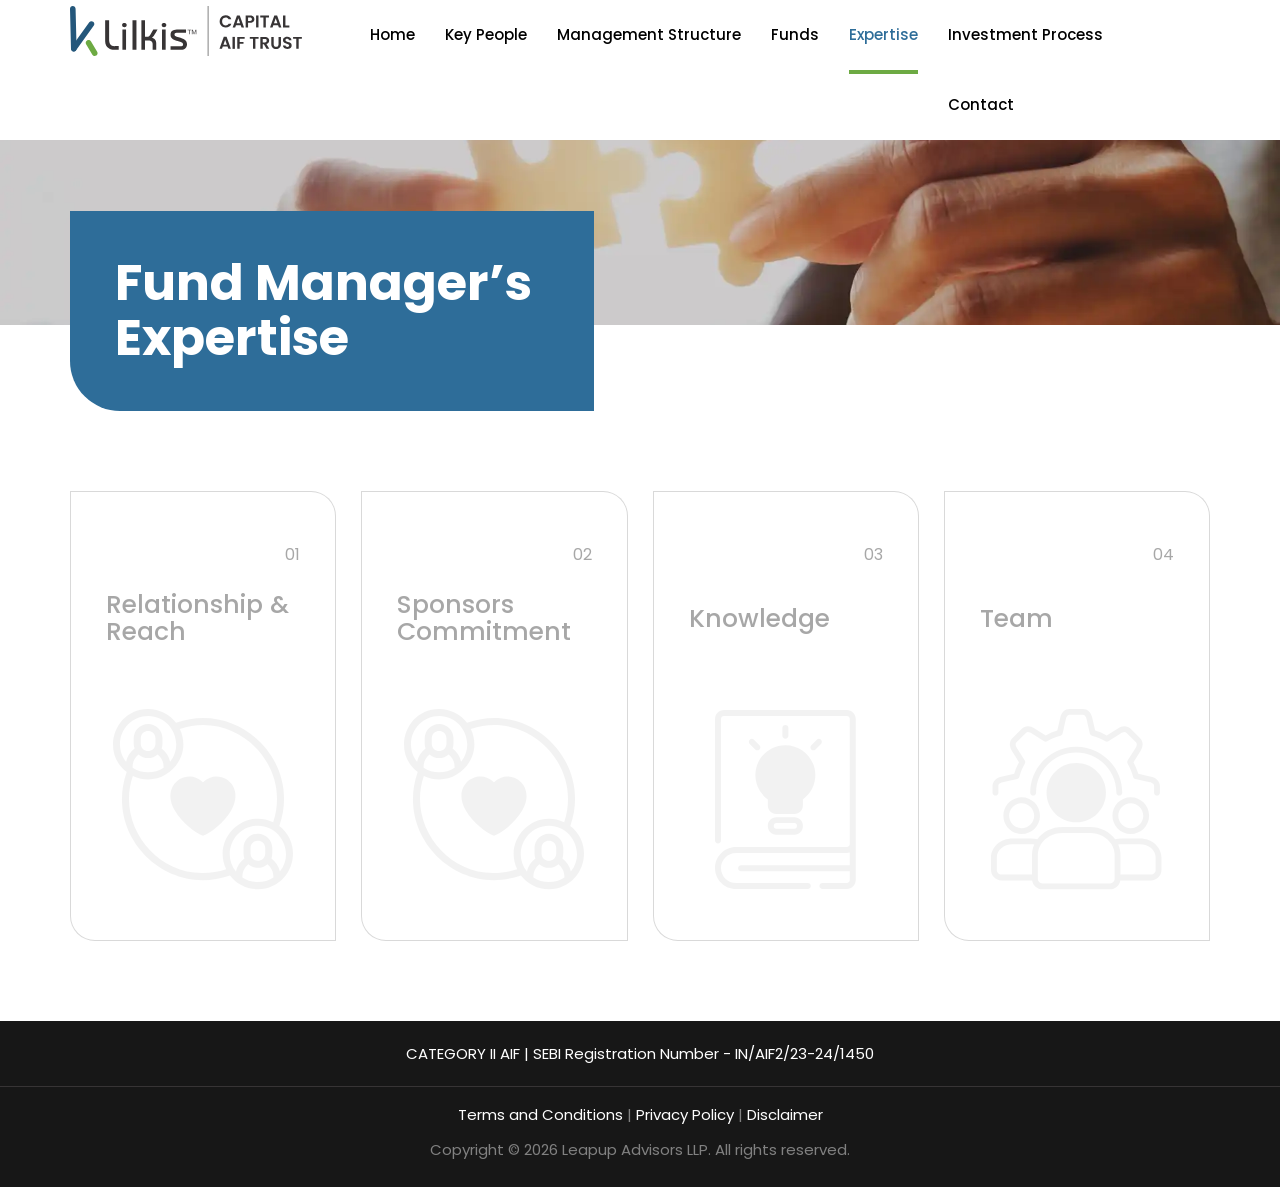
<file: expertise.html>
<!DOCTYPE html>
<html xmlns="http://www.w3.org/1999/xhtml" lang="en"><!-- InstanceBegin template="/Templates/main.dwt" codeOutsideHTMLIsLocked="false" -->
<head>
<meta http-equiv="Content-Type" content="text/html; charset=utf-8" />
<meta name="viewport" content="width=device-width, initial-scale=1">
<!-- InstanceBeginEditable name="doctitle" -->
<title>Lilkis CAPITAL AIF TRUST&lt;</title>
<!-- InstanceEndEditable -->

<!-- Preconnect first -->
    <link rel="preconnect" href="https://fonts.googleapis.com">
    <link rel="preconnect" href="https://fonts.gstatic.com" crossorigin>

    <!-- Preload Bootstrap CSS -->
    <link rel="preload" href="/css/bootstrap.min.css" as="style">

    <!-- CSS files -->
    <link rel="stylesheet" href="/css/bootstrap.min.css">
    <link rel="stylesheet" href="/css/style.css">

    <!-- Google Fonts — only needed weights -->
    <link href="https://fonts.googleapis.com/css2?family=Poppins:wght@400;500;600&display=swap" rel="stylesheet">

<link rel="shortcut icon" type="image/x-icon" href="favicon.ico">
<link rel="preload" href="/css/bootstrap.min.css" as="style">
<link rel="preload" href="css/style.css" as="style" onload="this.onload=null;this.rel='stylesheet'">
<noscript><link rel="stylesheet" href="css/style.css"></noscript>
<!--<link href="https://fonts.googleapis.com/css2?family=Poppins:wght@300;400;500;600;700&display=swap" rel="stylesheet">-->
<link rel="preconnect" href="https://fonts.googleapis.com">
<link rel="preconnect" href="https://fonts.gstatic.com" crossorigin>
<link href="https://fonts.googleapis.com/css2?family=Poppins:wght@400;500;600&display=swap" rel="stylesheet">
<!-- InstanceBeginEditable name="head" -->

<!-- InstanceEndEditable -->
</head>

<body>
<!-- InstanceBeginEditable name="EditRegion7" -->

<!-- InstanceEndEditable -->
<nav class="navbar navbar-inverse visible-lg" id="">
        <div class="container">
            <div class="row">
                <div class="col-md-12">
                	
                    <div class="col-md-3 no-pad">
                    	<div class="sitelogo">
                            <a class="navbar-brand" href="index.html" id="" aria-label="Lilkis Home">
                          	  <img src="images/logo.svg" class="img-responsive" alt=""/>
                            </a>
                       </div>
                    </div>
                	
                    <div class="col-md-9 no-pad">
                    	
                        <div class="collapse navbar-collapse no-pad" id="myNavbar">
                            <ul class="nav navbar-nav text-center">
                                <li class="dropdown">
                                    <a href="index.html" class="nav-link hvr-fade">Home</a>
                                </li>
                                <li class=""><a href="key-people.html" class="">Key People</a></li>
                                <li class="dropdown">
                                    <a href="management-structure.html" class="nav-link hvr-fade">Management Structure</a>
                                </li>
                                <li class=""><a href="fund.html" class="">Funds</a></li>
                                <li class=""><a href="expertise.html" class="">Expertise</a></li>
                                <li class=""><a href="invest-process.html" class="">Investment Process</a></li>
                                <li class=""><a href="contact.html" class="hvr-fade">Contact</a></li>
                            </ul>
                    	</div>
                    	<div class="cleafix"></div>
                    </div>
                    
                    <div class="cleafix"></div>
                </div>
            </div>
        </div>
        <div class="cleafix"></div>
</nav>
    
<div class="mobile-header visible-md visible-sm visible-xs" id="">
	<div class="container">
		<div class="row">
			<div class="col-xs-12">
            
				<div class="col-sm-7 col-xs-7 no-pad">
					<div class="logoBox">
						<a class="navbar-brand" href="index.html" id="" aria-label="Lilkis Home">
							<img src="images/logo.svg" class="img-responsive" alt=""/>
						</a>
					</div>
				</div>
                
                <div class="col-sm-5 col-xs-5 no-pad">
                	<div id="main">
                    	<a href="contact.html" class="">
                        	<svg xmlns="http://www.w3.org/2000/svg" viewBox="0 0 512 512"><path d="M493.4 24.6l-104-24c-11.3-2.6-22.9 3.3-27.5 13.9l-48 112c-4.2 9.8-1.4 21.3 6.9 28l60.6 49.6c-36 76.7-98.9 140.5-177.2 177.2l-49.6-60.6c-6.8-8.3-18.2-11.1-28-6.9l-112 48C3.9 366.5-2 378.1.6 389.4l24 104C27.1 504.2 36.7 512 48 512c256.1 0 464-207.5 464-464 0-11.2-7.7-20.9-18.6-23.4z"/></svg>
                        </a>
                   		<button class="openbtn" onclick="openNav()" aria-label="Open Navigation Menu">
                            <svg xmlns="http://www.w3.org/2000/svg" viewBox="0 0 448 512"><path d="M16 132h416c8.837 0 16-7.163 16-16V76c0-8.837-7.163-16-16-16H16C7.163 60 0 67.163 0 76v40c0 8.837 7.163 16 16 16zm0 160h416c8.837 0 16-7.163 16-16v-40c0-8.837-7.163-16-16-16H16c-8.837 0-16 7.163-16 16v40c0 8.837 7.163 16 16 16zm0 160h416c8.837 0 16-7.163 16-16v-40c0-8.837-7.163-16-16-16H16c-8.837 0-16 7.163-16 16v40c0 8.837 7.163 16 16 16z"/></svg>
                        </button>
                        <div class="clearfix"></div>
                	</div>
                </div>
                
                <div class="clearfix"></div>
				
				<div class="col-xs-10 col-sm-7">
					<div class="navigatnBox">
						<div id="mySidebar" class="sidebar">
                        	<div class="sclbox">
                            	<div class="col-xs-9 col-sm-7">
                                    <a class="navbar-brand" href="index.html" id="" aria-label="Lilkis Home">
                                        <img src="images/logo.svg" class="img-responsive mblimg" alt=""/>
                                    </a>
                                </div>
                                <div class="clearfix"></div>
                            </div>
                            
							<!--<a href="javascript:void(0)" class="closebtn" onclick="closeNav()">
                            	<img src="images/mobile-nav-close.svg" class="img-responsive" alt=""/>
                            </a>-->
                            <button class="closebtn" onclick="closeNav()" aria-label="Close Navigation"><svg xmlns="http://www.w3.org/2000/svg" viewBox="0 0 384 512"><path d="M55.1 73.4c-12.5-12.5-32.8-12.5-45.3 0s-12.5 32.8 0 45.3L147.2 256 9.9 393.4c-12.5 12.5-12.5 32.8 0 45.3s32.8 12.5 45.3 0L192.5 301.3 329.9 438.6c12.5 12.5 32.8 12.5 45.3 0s12.5-32.8 0-45.3L237.8 256 375.1 118.6c12.5-12.5 12.5-32.8 0-45.3s-32.8-12.5-45.3 0L192.5 210.7 55.1 73.4z"/></svg></button>
                            <div class="mblnav">
                            	
                                <a href="index.html" class="hvr-fade">Home</a>
                                <a href="key-people.html" class="">Key People</a>
                                <a href="management-structure.html" class="nav-link">Management Structure</a>
                                <a href="fund.html" class="">Funds</a>
                                <a href="expertise.html" class="">Expertise</a>
                                <a href="invest-process.html" class="">Investment Process</a>
                                <a href="contact.html" class="">Contact</a>
                                <a href="#" class="">Privacy Policy</a>
                                <a href="#" class="">Terms & Conditions</a>
                                <a href="disclaimer.html">Disclaimer</a>
                            </div>
                            
                            
						</div>
                        
					</div>
                    <div class="clearfix"></div>
				</div>
                
				<div class="clearfix"></div>
			</div>
		</div>
	</div>
</div>

<!-- InstanceBeginEditable name="banner" -->
<section class="bannersctn innrbnnr">
	<div class="container-fluid">
		<div class="row">
			<div class="col-md-12 no-pad">
				<img src="images/expertise/expertise-banner.webp" class="img-responsive" alt=""/>
				<div class="clearfix"></div>
			</div>
		</div>
	</div>
</section>
<!-- InstanceEndEditable -->

<!-- InstanceBeginEditable name="EditRegion4" -->
<section class="upprsctn investmntsctn">
	<div class="container">
		<div class="row">
			<div class="col-md-12">
				<div class="upprcntnr">
					<div class="upprcntnrbx bluebx">
						<h1>Fund Manager’s Expertise</h1>
					</div>
					
				</div>
				<div class="clearfix"></div>
			</div>
		</div>
	</div>
</section>

<section class="bodysctn sectionbx">
	<div class="container">
		<div class="row">
			<div class="col-md-12">
				
				<div class="exprtscntnr">
				
					<div class="exprtsbx borderbx">
						<p>01</p>
						<h3>Relationship &amp; Reach</h3>
						<img src="images/expertise/relationship.svg" class="img-responsive" alt=""/>
						<div class="hverbx">
							<p>01</p>
							<h3>Relationship &amp; Reach</h3>
							<ul>
								<li><img src="images/expertise/tick.svg" class="img-responsive" alt=""/>Sponsor has a long-established track record of more than 2 decades of strong relations with banks, financial institutions, funds, corporates, and business owners</li>
								<li><img src="images/expertise/tick.svg" class="img-responsive" alt=""/>Sponsor enjoys a vast network of business colleagues and associates both across the country and globally arising from their diversified industry experience</li>
							</ul>
						</div>
					</div>
					
					<div class="exprtsbx borderbx">
						<p>02</p>
						<h3>Sponsors Commitment</h3>
						<img src="images/expertise/relationship.svg" class="img-responsive" alt=""/>
						<div class="hverbx">
							<p>02</p>
							<h3>Sponsors Commitment</h3>
							<ul>
								<li><img src="images/expertise/tick.svg" class="img-responsive" alt=""/>Financial commitment of Rs. 5 crores as against minimum stipulation of Rs. 2.50 crores, affirming own strength and confidence</li>
								<li><img src="images/expertise/tick.svg" class="img-responsive" alt=""/>Sponsors are committed to contributing their personal skills and professional network capabilities towards assisting the fund in deal sourcing, negotiations, office infrastructure, and advisory services</li>
							</ul>
						</div>
					</div>
					
					<div class="exprtsbx borderbx">
						<p>03</p>
						<h3>Knowledge</h3>
						<img src="images/expertise/knowledge.svg" class="img-responsive" alt=""/>
						<div class="hverbx">
							<p>03</p>
							<h3>Knowledge</h3>
							<ul>
								<li><img src="images/expertise/tick.svg" class="img-responsive" alt=""/>Over three decades of industrial experience underlining the capability of credit understanding</li>
								<li><img src="images/expertise/tick.svg" class="img-responsive" alt=""/>Operational and management capabilities honed in handling insolvency cases</li>
							</ul>
						</div>
					</div>
					
					<div class="exprtsbx borderbx">
						<p>04</p>
						<h3>Team</h3>
						<img src="images/expertise/team.svg" class="img-responsive" alt=""/>
						<div class="hverbx">
							<p>04</p>
							<h3>Team</h3>
							<ul>
								<li><img src="images/expertise/tick.svg" class="img-responsive" alt=""/>The Sponsor and the designated partners of the Investment Manager are industrialists for over 3 decades and senior finance professional for over 2 decades, thereby bringing combined experience and expertise of over 5 decades between them</li>
								<li><img src="images/expertise/tick.svg" class="img-responsive" alt=""/>Assurance of best corporate governance policies and practices</li>
								<li><img src="images/expertise/tick.svg" class="img-responsive" alt=""/>Additional team members with suitable credibility to be added in due course</li>
							</ul>
						</div>
					</div>
					
				</div>
			
				<div class="clearfix"></div>
			</div>
		</div>
	</div>
</section>

<!-- InstanceEndEditable -->

<footer id="footer" class="">

	<section class="upprfootr">
    	<div class="container">
        	<div class="row">
            	<div class="col-md-12">
						<p>CATEGORY II AIF | SEBI Registration Number - IN/AIF2/23-24/1450</p>
                 	<div class="clearfix"></div>
                </div>
            </div>
       </div>
    </section>
    
    <section class="lowerftr">
    	<div class="container">
        	<div class="row">
            	<div class="col-md-12">
                	<p><a href="#">Terms and Conditions</a> | <a href="#">Privacy Policy</a> | <a href="disclaimer.html">Disclaimer</a></p>
                    <p>Copyright © 2026 Leapup Advisors LLP. All rights reserved.</p>
                	<div class="clearfix"></div>
                </div>
            </div>
        </div>
    </section>
    
</footer>

<!-- InstanceBeginEditable name="EditRegion5" -->

<!-- InstanceEndEditable -->
<script src="https://ajax.googleapis.com/ajax/libs/jquery/3.4.1/jquery.min.js"></script>
<script src="js/bootstrap.min.js" type="text/javascript"></script>

<script type="text/javascript" defer async>
const $dropdown = $(".dropdown");
const $dropdownToggle = $(".dropdown-menu");
const $dropdownMenu = $(".dropdown-menu");
const showClass = "show";
$(window).on("load resize", function() {
  if (this.matchMedia("(min-width: 991px)").matches) {
    $dropdown.hover(
      function() {
        const $this = $(this);
        $this.addClass(showClass);
        $this.find($dropdownToggle).attr("aria-expanded", "true");
        $this.find($dropdownMenu).addClass(showClass);
      },
      function() {
        const $this = $(this);
        $this.removeClass(showClass);
        $this.find($dropdownToggle).attr("aria-expanded", "false");
        $this.find($dropdownMenu).removeClass(showClass);
      }
    );
  } else {
    $dropdown.off("mouseenter mouseleave");
  }
});
</script>

<script type="text/javascript">
function openNav() {
  document.getElementById("mySidebar").style.width = "85%";
  document.getElementById("main").style.marginright = "85%";
}
function closeNav() {
  document.getElementById("mySidebar").style.width = "0";
  document.getElementById("main").style.marginright= "0";
}
</script>

<script type="text/javascript">
$(function() {
    var header = $(".navbar");
    $(window).scroll(function() {    
        var scroll = $(window).scrollTop();
        if (scroll >= 10) {
            header.addClass("scrolled");
        } else {
            header.removeClass("scrolled");
        }
    });
});

$(function() {
    var header = $(".mobile-header");
    $(window).scroll(function() {    
        var scroll = $(window).scrollTop();
        if (scroll >= 10) {
            header.addClass("scrolled");
        } else {
            header.removeClass("scrolled");
        }
    });
});

</script>

<script>
var currentPage = window.location.pathname.split('/').pop();

// Remove .html if present
currentPage = currentPage.replace('.html', '');

// Handle homepage
if (currentPage === '' || currentPage === 'index') {
    currentPage = 'index';
}

document.querySelectorAll('.nav.navbar-nav li a').forEach(function(link) {
    var linkPage = link.getAttribute('href').replace('.html', '');

    // Handle homepage link
    if (linkPage === 'index' && currentPage === 'index') {
        link.parentElement.classList.add('active');
    } else if (linkPage === currentPage) {
        link.parentElement.classList.add('active');
    }
});
</script>

<!-- InstanceBeginEditable name="EditRegion6" -->
<script>
document.querySelectorAll('.exprtsbx').forEach(function(box) {
    box.addEventListener('mouseenter', function() {
        document.querySelectorAll('.exprtsbx').forEach(function(b) {
            b.classList.remove('active');
        });
        this.classList.add('active');
    });

    box.addEventListener('mouseleave', function() {
        this.classList.remove('active');
    });
});
</script>
<!-- InstanceEndEditable -->
</body>
<!-- InstanceEnd --></html>
</file>
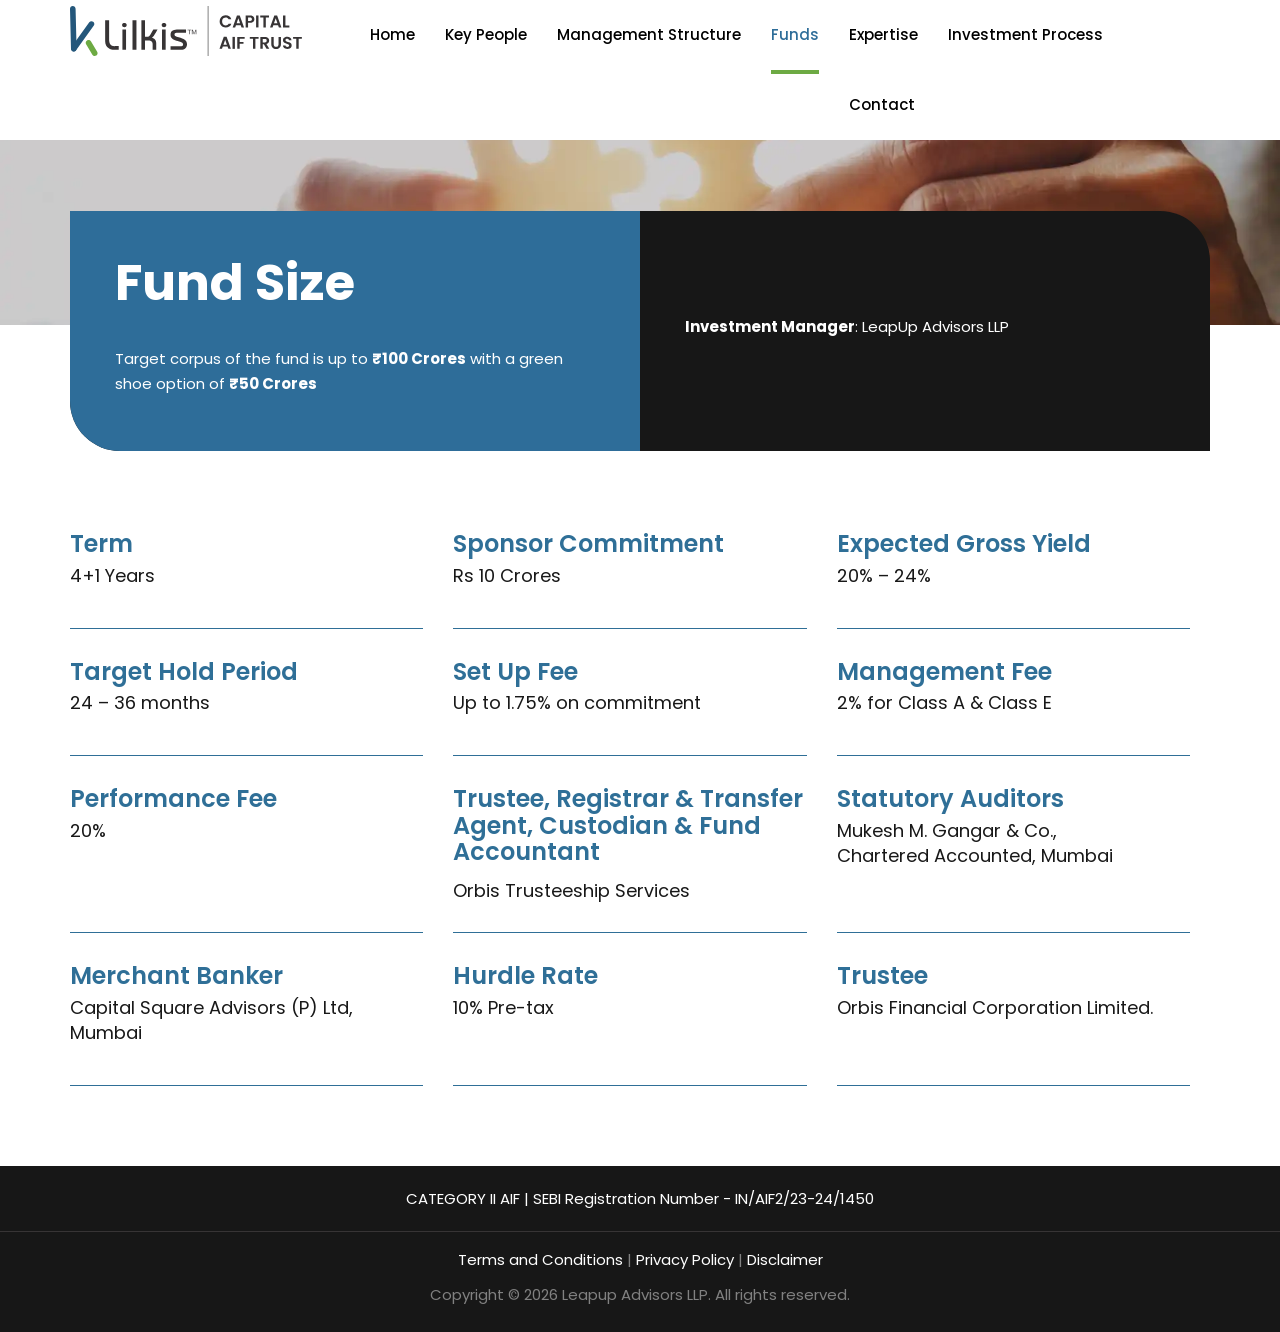
<file: fund.html>
<!DOCTYPE html>
<html xmlns="http://www.w3.org/1999/xhtml" lang="en"><!-- InstanceBegin template="/Templates/main.dwt" codeOutsideHTMLIsLocked="false" -->
<head>
<meta http-equiv="Content-Type" content="text/html; charset=utf-8" />
<meta name="viewport" content="width=device-width, initial-scale=1">
<!-- InstanceBeginEditable name="doctitle" -->
<title>Lilkis CAPITAL AIF TRUST</title>
<!-- InstanceEndEditable -->

<!-- Preconnect first -->
    <link rel="preconnect" href="https://fonts.googleapis.com">
    <link rel="preconnect" href="https://fonts.gstatic.com" crossorigin>

    <!-- Preload Bootstrap CSS -->
    <link rel="preload" href="/css/bootstrap.min.css" as="style">

    <!-- CSS files -->
    <link rel="stylesheet" href="/css/bootstrap.min.css">
    <link rel="stylesheet" href="/css/style.css">

    <!-- Google Fonts — only needed weights -->
    <link href="https://fonts.googleapis.com/css2?family=Poppins:wght@400;500;600&display=swap" rel="stylesheet">

<link rel="shortcut icon" type="image/x-icon" href="favicon.ico">
<link rel="preload" href="/css/bootstrap.min.css" as="style">
<link rel="preload" href="css/style.css" as="style" onload="this.onload=null;this.rel='stylesheet'">
<noscript><link rel="stylesheet" href="css/style.css"></noscript>
<!--<link href="https://fonts.googleapis.com/css2?family=Poppins:wght@300;400;500;600;700&display=swap" rel="stylesheet">-->
<link rel="preconnect" href="https://fonts.googleapis.com">
<link rel="preconnect" href="https://fonts.gstatic.com" crossorigin>
<link href="https://fonts.googleapis.com/css2?family=Poppins:wght@400;500;600&display=swap" rel="stylesheet">
<!-- InstanceBeginEditable name="head" -->

<!-- InstanceEndEditable -->
</head>

<body>
<!-- InstanceBeginEditable name="EditRegion7" -->

<!-- InstanceEndEditable -->
<nav class="navbar navbar-inverse visible-lg" id="">
        <div class="container">
            <div class="row">
                <div class="col-md-12">
                	
                    <div class="col-md-3 no-pad">
                    	<div class="sitelogo">
                            <a class="navbar-brand" href="index.html" id="" aria-label="Lilkis Home">
                          	  <img src="images/logo.svg" class="img-responsive" alt=""/>
                            </a>
                       </div>
                    </div>
                	
                    <div class="col-md-9 no-pad">
                    	
                        <div class="collapse navbar-collapse no-pad" id="myNavbar">
                            <ul class="nav navbar-nav text-center">
                                <li class="dropdown">
                                    <a href="index.html" class="nav-link hvr-fade">Home</a>
                                </li>
                                <li class=""><a href="key-people.html" class="">Key People</a></li>
                                <li class="dropdown">
                                    <a href="management-structure.html" class="nav-link hvr-fade">Management Structure</a>
                                </li>
                                <li class=""><a href="fund.html" class="">Funds</a></li>
                                <li class=""><a href="expertise.html" class="">Expertise</a></li>
                                <li class=""><a href="invest-process.html" class="">Investment Process</a></li>
                                <li class=""><a href="contact.html" class="hvr-fade">Contact</a></li>
                            </ul>
                    	</div>
                    	<div class="cleafix"></div>
                    </div>
                    
                    <div class="cleafix"></div>
                </div>
            </div>
        </div>
        <div class="cleafix"></div>
</nav>
    
<div class="mobile-header visible-md visible-sm visible-xs" id="">
	<div class="container">
		<div class="row">
			<div class="col-xs-12">
            
				<div class="col-sm-7 col-xs-7 no-pad">
					<div class="logoBox">
						<a class="navbar-brand" href="index.html" id="" aria-label="Lilkis Home">
							<img src="images/logo.svg" class="img-responsive" alt=""/>
						</a>
					</div>
				</div>
                
                <div class="col-sm-5 col-xs-5 no-pad">
                	<div id="main">
                    	<a href="contact.html" class="">
                        	<svg xmlns="http://www.w3.org/2000/svg" viewBox="0 0 512 512"><path d="M493.4 24.6l-104-24c-11.3-2.6-22.9 3.3-27.5 13.9l-48 112c-4.2 9.8-1.4 21.3 6.9 28l60.6 49.6c-36 76.7-98.9 140.5-177.2 177.2l-49.6-60.6c-6.8-8.3-18.2-11.1-28-6.9l-112 48C3.9 366.5-2 378.1.6 389.4l24 104C27.1 504.2 36.7 512 48 512c256.1 0 464-207.5 464-464 0-11.2-7.7-20.9-18.6-23.4z"/></svg>
                        </a>
                   		<button class="openbtn" onclick="openNav()" aria-label="Open Navigation Menu">
                            <svg xmlns="http://www.w3.org/2000/svg" viewBox="0 0 448 512"><path d="M16 132h416c8.837 0 16-7.163 16-16V76c0-8.837-7.163-16-16-16H16C7.163 60 0 67.163 0 76v40c0 8.837 7.163 16 16 16zm0 160h416c8.837 0 16-7.163 16-16v-40c0-8.837-7.163-16-16-16H16c-8.837 0-16 7.163-16 16v40c0 8.837 7.163 16 16 16zm0 160h416c8.837 0 16-7.163 16-16v-40c0-8.837-7.163-16-16-16H16c-8.837 0-16 7.163-16 16v40c0 8.837 7.163 16 16 16z"/></svg>
                        </button>
                        <div class="clearfix"></div>
                	</div>
                </div>
                
                <div class="clearfix"></div>
				
				<div class="col-xs-10 col-sm-7">
					<div class="navigatnBox">
						<div id="mySidebar" class="sidebar">
                        	<div class="sclbox">
                            	<div class="col-xs-9 col-sm-7">
                                    <a class="navbar-brand" href="index.html" id="" aria-label="Lilkis Home">
                                        <img src="images/logo.svg" class="img-responsive mblimg" alt=""/>
                                    </a>
                                </div>
                                <div class="clearfix"></div>
                            </div>
                            
							<!--<a href="javascript:void(0)" class="closebtn" onclick="closeNav()">
                            	<img src="images/mobile-nav-close.svg" class="img-responsive" alt=""/>
                            </a>-->
                            <button class="closebtn" onclick="closeNav()" aria-label="Close Navigation"><svg xmlns="http://www.w3.org/2000/svg" viewBox="0 0 384 512"><path d="M55.1 73.4c-12.5-12.5-32.8-12.5-45.3 0s-12.5 32.8 0 45.3L147.2 256 9.9 393.4c-12.5 12.5-12.5 32.8 0 45.3s32.8 12.5 45.3 0L192.5 301.3 329.9 438.6c12.5 12.5 32.8 12.5 45.3 0s12.5-32.8 0-45.3L237.8 256 375.1 118.6c12.5-12.5 12.5-32.8 0-45.3s-32.8-12.5-45.3 0L192.5 210.7 55.1 73.4z"/></svg></button>
                            <div class="mblnav">
                            	
                                <a href="index.html" class="hvr-fade">Home</a>
                                <a href="key-people.html" class="">Key People</a>
                                <a href="management-structure.html" class="nav-link">Management Structure</a>
                                <a href="fund.html" class="">Funds</a>
                                <a href="expertise.html" class="">Expertise</a>
                                <a href="invest-process.html" class="">Investment Process</a>
                                <a href="contact.html" class="">Contact</a>
                                <a href="#" class="">Privacy Policy</a>
                                <a href="#" class="">Terms & Conditions</a>
                                <a href="disclaimer.html">Disclaimer</a>
                            </div>
                            
                            
						</div>
                        
					</div>
                    <div class="clearfix"></div>
				</div>
                
				<div class="clearfix"></div>
			</div>
		</div>
	</div>
</div>

<!-- InstanceBeginEditable name="banner" -->
<section class="bannersctn innrbnnr">
	<div class="container-fluid">
		<div class="row">
			<div class="col-md-12 no-pad">
				<img src="images/expertise/expertise-banner.webp" class="img-responsive" alt=""/>
				<div class="clearfix"></div>
			</div>
		</div>
	</div>
</section>
<!-- InstanceEndEditable -->

<!-- InstanceBeginEditable name="EditRegion4" -->
<section class="upprsctn">
	<div class="container">
		<div class="row">
			<div class="col-md-12">
				<div class="upprcntnr fund">
					<div class="upprcntnrbx bluebx">
					  <h1>Fund Size</h1>
						<p>&nbsp;</p><p>Target corpus of the fund is up to <strong>₹100 Crores</strong> with a green shoe option of <strong>₹50 Crores</strong></p>
						<!-- <hr/>
						<p><strong>Investment Manager</strong>: LeapUp Advisors LLP</p> -->
					</div>
					<div class="upprcntnrbx">
						<p><strong>Investment Manager</strong>: LeapUp Advisors LLP</p>
					</div>
				</div>
				<div class="clearfix"></div>
			</div>
		</div>
	</div>
</section>

<section class="bodysctn fundsctn sectionbx">
	<div class="container">
		<div class="row">
			<div class="col-md-12">
				
				<div class="blusctncntnr">
				
					<div class="blusctnbx">
						<h3>Term</h3>
						<p>4+1 Years</p>
					</div>
					
					<div class="blusctnbx">
						<h3>Sponsor Commitment</h3>
						<p>Rs 10 Crores</p>
					</div>
					
					<div class="blusctnbx">
						<h3>Expected Gross Yield</h3>
						<p>20% – 24%</p>
					</div>

					<div class="blusctnbx">
						<h3>Target Hold Period</h3>
						<p>24 – 36 months</p>
					</div>
					
					<div class="blusctnbx">
						<h3>Set Up Fee</h3>
						<p>Up to 1.75% on commitment</p>
					</div>

					<div class="blusctnbx">
						<h3>Management Fee</h3>
						<p>2% for Class A &amp; Class E</p>
					</div>
					
					<div class="blusctnbx">
						<h3>Performance Fee</h3>
						<p>20%</p>
					</div>
					
					<div class="blusctnbx lglbx">
						<h3>Trustee, Registrar &amp; Transfer Agent, Custodian &amp; Fund Accountant</h3>
						<p>Orbis Trusteeship Services</p>
					</div>
					
					<div class="blusctnbx">
						<h3>Statutory Auditors</h3>
						<p>Mukesh M. Gangar &amp; Co., <br class="visible-lg visible-md"/>Chartered Accounted, Mumbai</p>
					</div>
					
					<div class="blusctnbx">
						<h3>Merchant Banker</h3>
						<p>Capital Square Advisors (P) Ltd, Mumbai</p>
					</div>
					
					<div class="blusctnbx">
						<h3>Hurdle Rate</h3>
						<p>10% Pre-tax</p>
					</div>

					<div class="blusctnbx">
						<h3>Trustee</h3>
						<p>Orbis Financial Corporation Limited.</p>
					</div>
					<!-- <div class="blusctnbx lglbx">
						<h3>Legal Advisors</h3>
						<p>Compliance &amp; Investor Grievance: Samyakk Attorneys</p> 
						<p>Corporate Governance &amp; Policy Making: Ashlar Law</p>
					</div> -->
					
					<!-- <div class="blusctnbx lglbx">
						<h3>Settlor of The Trust</h3>
						<p>Mr. Samir Biyani</p>
					</div> -->
				</div>
				
				<div class="clearfix"></div>
			</div>
		</div>
	</div>
</section>


<!-- InstanceEndEditable -->

<footer id="footer" class="">

	<section class="upprfootr">
    	<div class="container">
        	<div class="row">
            	<div class="col-md-12">
						<p>CATEGORY II AIF | SEBI Registration Number - IN/AIF2/23-24/1450</p>
                 	<div class="clearfix"></div>
                </div>
            </div>
       </div>
    </section>
    
    <section class="lowerftr">
    	<div class="container">
        	<div class="row">
            	<div class="col-md-12">
                	<p><a href="#">Terms and Conditions</a> | <a href="#">Privacy Policy</a> | <a href="disclaimer.html">Disclaimer</a></p>
                    <p>Copyright © 2026 Leapup Advisors LLP. All rights reserved.</p>
                	<div class="clearfix"></div>
                </div>
            </div>
        </div>
    </section>
    
</footer>

<!-- InstanceBeginEditable name="EditRegion5" -->

<!-- InstanceEndEditable -->
<script src="https://ajax.googleapis.com/ajax/libs/jquery/3.4.1/jquery.min.js"></script>
<script src="js/bootstrap.min.js" type="text/javascript"></script>

<script type="text/javascript" defer async>
const $dropdown = $(".dropdown");
const $dropdownToggle = $(".dropdown-menu");
const $dropdownMenu = $(".dropdown-menu");
const showClass = "show";
$(window).on("load resize", function() {
  if (this.matchMedia("(min-width: 991px)").matches) {
    $dropdown.hover(
      function() {
        const $this = $(this);
        $this.addClass(showClass);
        $this.find($dropdownToggle).attr("aria-expanded", "true");
        $this.find($dropdownMenu).addClass(showClass);
      },
      function() {
        const $this = $(this);
        $this.removeClass(showClass);
        $this.find($dropdownToggle).attr("aria-expanded", "false");
        $this.find($dropdownMenu).removeClass(showClass);
      }
    );
  } else {
    $dropdown.off("mouseenter mouseleave");
  }
});
</script>

<script type="text/javascript">
function openNav() {
  document.getElementById("mySidebar").style.width = "85%";
  document.getElementById("main").style.marginright = "85%";
}
function closeNav() {
  document.getElementById("mySidebar").style.width = "0";
  document.getElementById("main").style.marginright= "0";
}
</script>

<script type="text/javascript">
$(function() {
    var header = $(".navbar");
    $(window).scroll(function() {    
        var scroll = $(window).scrollTop();
        if (scroll >= 10) {
            header.addClass("scrolled");
        } else {
            header.removeClass("scrolled");
        }
    });
});

$(function() {
    var header = $(".mobile-header");
    $(window).scroll(function() {    
        var scroll = $(window).scrollTop();
        if (scroll >= 10) {
            header.addClass("scrolled");
        } else {
            header.removeClass("scrolled");
        }
    });
});

</script>

<script>
var currentPage = window.location.pathname.split('/').pop();

// Remove .html if present
currentPage = currentPage.replace('.html', '');

// Handle homepage
if (currentPage === '' || currentPage === 'index') {
    currentPage = 'index';
}

document.querySelectorAll('.nav.navbar-nav li a').forEach(function(link) {
    var linkPage = link.getAttribute('href').replace('.html', '');

    // Handle homepage link
    if (linkPage === 'index' && currentPage === 'index') {
        link.parentElement.classList.add('active');
    } else if (linkPage === currentPage) {
        link.parentElement.classList.add('active');
    }
});
</script>

<!-- InstanceBeginEditable name="EditRegion6" -->
<!-- InstanceEndEditable -->
</body>
<!-- InstanceEnd --></html>
</file>
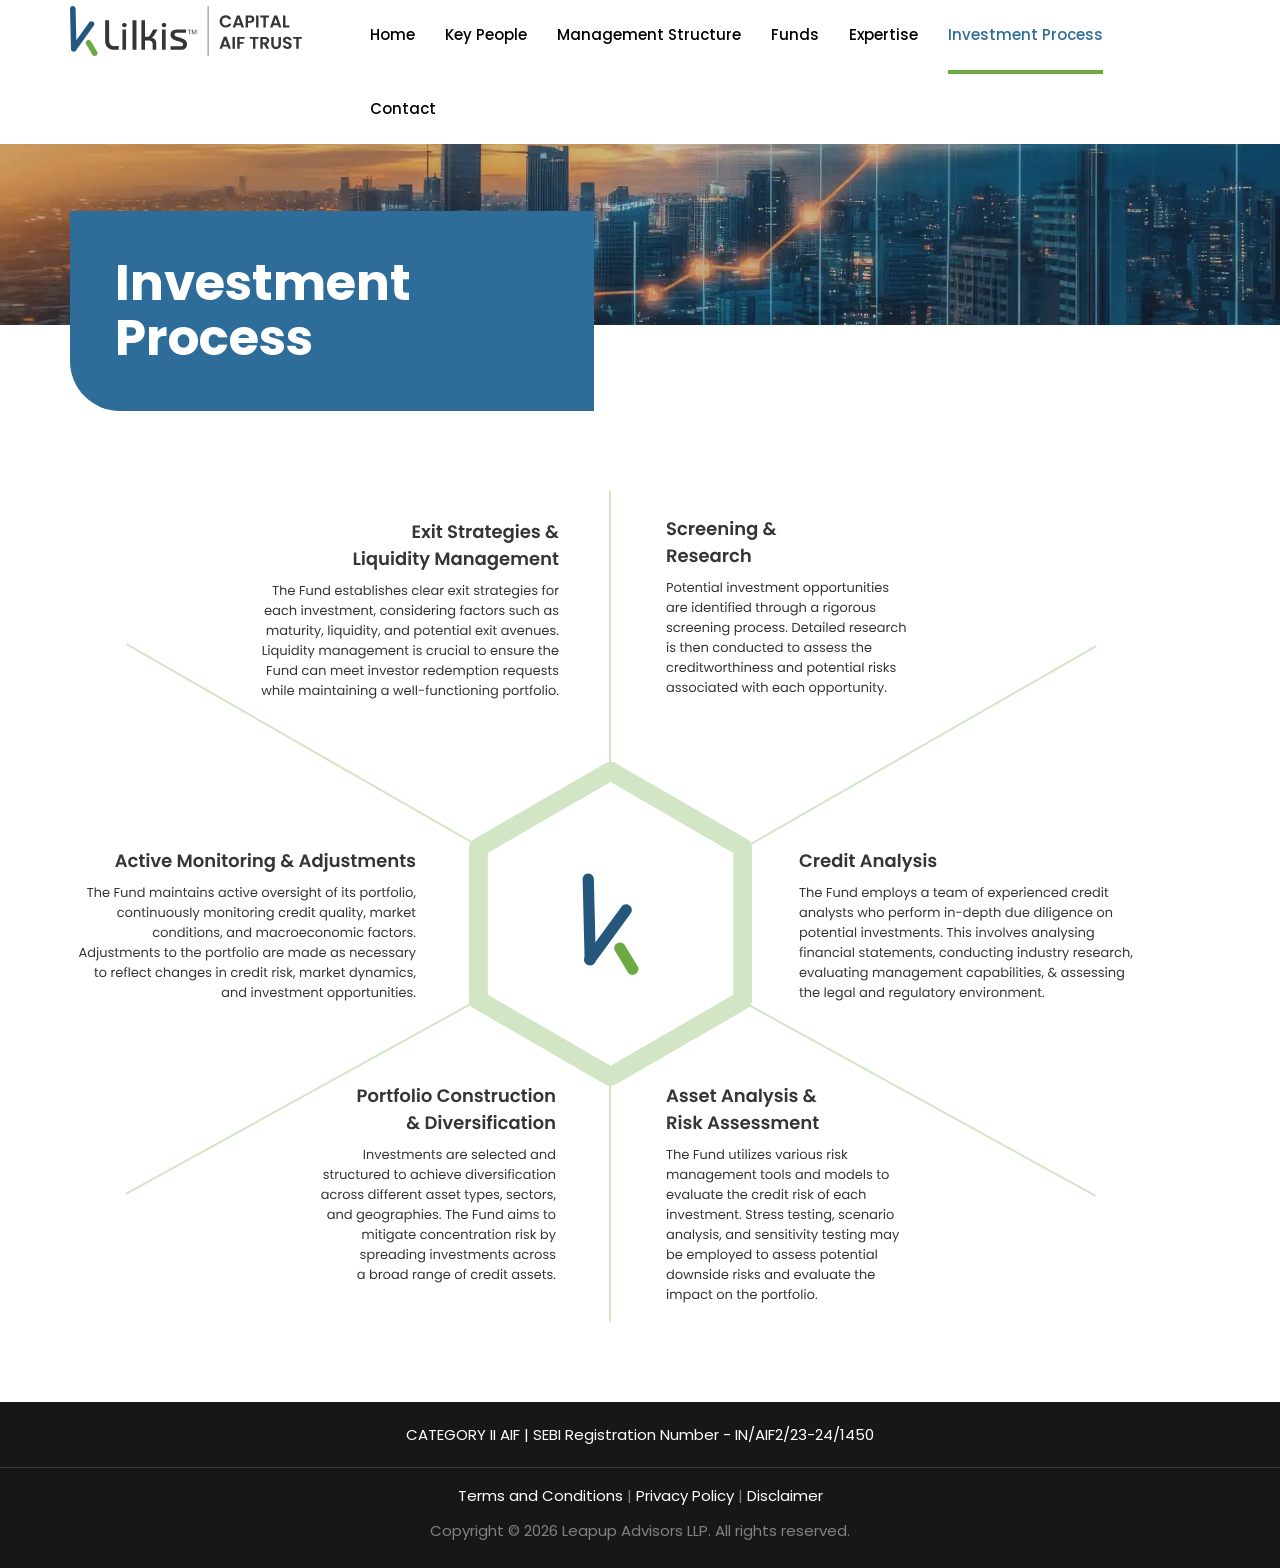
<file: invest-process.html>
<!DOCTYPE html>
<html xmlns="http://www.w3.org/1999/xhtml" lang="en"><!-- InstanceBegin template="/Templates/main.dwt" codeOutsideHTMLIsLocked="false" -->
<head>
<meta http-equiv="Content-Type" content="text/html; charset=utf-8" />
<meta name="viewport" content="width=device-width, initial-scale=1">
<!-- InstanceBeginEditable name="doctitle" -->
<title>Lilkis CAPITAL AIF TRUST</title>
<!-- InstanceEndEditable -->

<!-- Preconnect first -->
    <link rel="preconnect" href="https://fonts.googleapis.com">
    <link rel="preconnect" href="https://fonts.gstatic.com" crossorigin>

    <!-- Preload Bootstrap CSS -->
    <link rel="preload" href="/css/bootstrap.min.css" as="style">

    <!-- CSS files -->
    <link rel="stylesheet" href="/css/bootstrap.min.css">
    <link rel="stylesheet" href="/css/style.css">

    <!-- Google Fonts — only needed weights -->
    <link href="https://fonts.googleapis.com/css2?family=Poppins:wght@400;500;600&display=swap" rel="stylesheet">

<link rel="shortcut icon" type="image/x-icon" href="favicon.ico">
<link rel="preload" href="/css/bootstrap.min.css" as="style">
<link rel="preload" href="css/style.css" as="style" onload="this.onload=null;this.rel='stylesheet'">
<noscript><link rel="stylesheet" href="css/style.css"></noscript>
<!--<link href="https://fonts.googleapis.com/css2?family=Poppins:wght@300;400;500;600;700&display=swap" rel="stylesheet">-->
<link rel="preconnect" href="https://fonts.googleapis.com">
<link rel="preconnect" href="https://fonts.gstatic.com" crossorigin>
<link href="https://fonts.googleapis.com/css2?family=Poppins:wght@400;500;600&display=swap" rel="stylesheet">
<!-- InstanceBeginEditable name="head" -->

<!-- InstanceEndEditable -->
</head>

<body>
<!-- InstanceBeginEditable name="EditRegion7" -->

<!-- InstanceEndEditable -->
<nav class="navbar navbar-inverse visible-lg" id="">
        <div class="container">
            <div class="row">
                <div class="col-md-12">
                	
                    <div class="col-md-3 no-pad">
                    	<div class="sitelogo">
                            <a class="navbar-brand" href="index.html" id="" aria-label="Lilkis Home">
                          	  <img src="images/logo.svg" class="img-responsive" alt=""/>
                            </a>
                       </div>
                    </div>
                	
                    <div class="col-md-9 no-pad">
                    	
                        <div class="collapse navbar-collapse no-pad" id="myNavbar">
                            <ul class="nav navbar-nav text-center">
                                <li class="dropdown">
                                    <a href="index.html" class="nav-link hvr-fade">Home</a>
                                </li>
                                <li class=""><a href="key-people.html" class="">Key People</a></li>
                                <li class="dropdown">
                                    <a href="management-structure.html" class="nav-link hvr-fade">Management Structure</a>
                                </li>
                                <li class=""><a href="fund.html" class="">Funds</a></li>
                                <li class=""><a href="expertise.html" class="">Expertise</a></li>
                                <li class=""><a href="invest-process.html" class="">Investment Process</a></li>
                                <li class=""><a href="contact.html" class="hvr-fade">Contact</a></li>
                            </ul>
                    	</div>
                    	<div class="cleafix"></div>
                    </div>
                    
                    <div class="cleafix"></div>
                </div>
            </div>
        </div>
        <div class="cleafix"></div>
</nav>
    
<div class="mobile-header visible-md visible-sm visible-xs" id="">
	<div class="container">
		<div class="row">
			<div class="col-xs-12">
            
				<div class="col-sm-7 col-xs-7 no-pad">
					<div class="logoBox">
						<a class="navbar-brand" href="index.html" id="" aria-label="Lilkis Home">
							<img src="images/logo.svg" class="img-responsive" alt=""/>
						</a>
					</div>
				</div>
                
                <div class="col-sm-5 col-xs-5 no-pad">
                	<div id="main">
                    	<a href="contact.html" class="">
                        	<svg xmlns="http://www.w3.org/2000/svg" viewBox="0 0 512 512"><path d="M493.4 24.6l-104-24c-11.3-2.6-22.9 3.3-27.5 13.9l-48 112c-4.2 9.8-1.4 21.3 6.9 28l60.6 49.6c-36 76.7-98.9 140.5-177.2 177.2l-49.6-60.6c-6.8-8.3-18.2-11.1-28-6.9l-112 48C3.9 366.5-2 378.1.6 389.4l24 104C27.1 504.2 36.7 512 48 512c256.1 0 464-207.5 464-464 0-11.2-7.7-20.9-18.6-23.4z"/></svg>
                        </a>
                   		<button class="openbtn" onclick="openNav()" aria-label="Open Navigation Menu">
                            <svg xmlns="http://www.w3.org/2000/svg" viewBox="0 0 448 512"><path d="M16 132h416c8.837 0 16-7.163 16-16V76c0-8.837-7.163-16-16-16H16C7.163 60 0 67.163 0 76v40c0 8.837 7.163 16 16 16zm0 160h416c8.837 0 16-7.163 16-16v-40c0-8.837-7.163-16-16-16H16c-8.837 0-16 7.163-16 16v40c0 8.837 7.163 16 16 16zm0 160h416c8.837 0 16-7.163 16-16v-40c0-8.837-7.163-16-16-16H16c-8.837 0-16 7.163-16 16v40c0 8.837 7.163 16 16 16z"/></svg>
                        </button>
                        <div class="clearfix"></div>
                	</div>
                </div>
                
                <div class="clearfix"></div>
				
				<div class="col-xs-10 col-sm-7">
					<div class="navigatnBox">
						<div id="mySidebar" class="sidebar">
                        	<div class="sclbox">
                            	<div class="col-xs-9 col-sm-7">
                                    <a class="navbar-brand" href="index.html" id="" aria-label="Lilkis Home">
                                        <img src="images/logo.svg" class="img-responsive mblimg" alt=""/>
                                    </a>
                                </div>
                                <div class="clearfix"></div>
                            </div>
                            
							<!--<a href="javascript:void(0)" class="closebtn" onclick="closeNav()">
                            	<img src="images/mobile-nav-close.svg" class="img-responsive" alt=""/>
                            </a>-->
                            <button class="closebtn" onclick="closeNav()" aria-label="Close Navigation"><svg xmlns="http://www.w3.org/2000/svg" viewBox="0 0 384 512"><path d="M55.1 73.4c-12.5-12.5-32.8-12.5-45.3 0s-12.5 32.8 0 45.3L147.2 256 9.9 393.4c-12.5 12.5-12.5 32.8 0 45.3s32.8 12.5 45.3 0L192.5 301.3 329.9 438.6c12.5 12.5 32.8 12.5 45.3 0s12.5-32.8 0-45.3L237.8 256 375.1 118.6c12.5-12.5 12.5-32.8 0-45.3s-32.8-12.5-45.3 0L192.5 210.7 55.1 73.4z"/></svg></button>
                            <div class="mblnav">
                            	
                                <a href="index.html" class="hvr-fade">Home</a>
                                <a href="key-people.html" class="">Key People</a>
                                <a href="management-structure.html" class="nav-link">Management Structure</a>
                                <a href="fund.html" class="">Funds</a>
                                <a href="expertise.html" class="">Expertise</a>
                                <a href="invest-process.html" class="">Investment Process</a>
                                <a href="contact.html" class="">Contact</a>
                                <a href="#" class="">Privacy Policy</a>
                                <a href="#" class="">Terms & Conditions</a>
                                <a href="disclaimer.html">Disclaimer</a>
                            </div>
                            
                            
						</div>
                        
					</div>
                    <div class="clearfix"></div>
				</div>
                
				<div class="clearfix"></div>
			</div>
		</div>
	</div>
</div>

<!-- InstanceBeginEditable name="banner" -->
<section class="bannersctn innrbnnr">
	<div class="container-fluid">
		<div class="row">
			<div class="col-md-12 no-pad">
				<img src="images/invest/invest-banner.webp" class="img-responsive" alt=""/>
				<div class="clearfix"></div>
			</div>
		</div>
	</div>
</section>
<!-- InstanceEndEditable -->

<!-- InstanceBeginEditable name="EditRegion4" -->
<section class="upprsctn investmntsctn">
	<div class="container">
		<div class="row">
			<div class="col-md-12">
				<div class="upprcntnr">
					<div class="upprcntnrbx bluebx">
						<h1>Investment Process</h1>
					</div>
					
				</div>
				<div class="clearfix"></div>
			</div>
		</div>
	</div>
</section>

<section class="bodysctn sectionbx">
	<div class="container">
		<div class="row">
			
			<div class="col-md-12">
				<img src="images/invest/invest.svg" class="img-responsive visible-lg visible-md" alt=""/>
				
				<div class="visible-sm visible-xs">
					<div class="invstmntbx">
						
						<div class="invstmnt borderbx">
							<img src="images/invest/invest-lilkish-logo.svg" class="img-responsive" alt=""/>
						</div>
						
						<div class="invstmnt invstmnt borderbx">
							<h4>Screening &amp; Research</h4>
							<p>Potential investment opportunities are identified through a rigorous screening process. Detailed research is then conducted to assess the creditworthiness and potential risks associated with each opportunity.</p>
						</div>
						
						<div class="invstmnt borderbx">
							<h4>Credit Analysis</h4>
							<p>The Fund employs a team of experienced credit analysts who perform in-depth due diligence on potential investments. This involves analysing financial statements, conducting industry research, evaluating management capabilities, &amp; assessing the legal and regulatory environment.</p>
						</div>
						
						<div class="invstmnt borderbx">
							<h4>Asset Analysis &amp; Risk Assessment</h4>
							<p>The Fund utilizes various risk management tools and models to evaluate the credit risk of each investment. Stress testing, scenario analysis, and sensitivity testing may be employed to assess potential downside risks and evaluate the impact on the portfolio.</p>
						</div>
						
						<div class="invstmnt borderbx">
							<h4>Portfolio Construction &amp; Diversification</h4>
							<p>Investments are selected and structured to achieve diversification across different asset types, sectors, and geographies. The Fund aims to mitigate concentration risk by spreading investments across a broad range of credit assets.</p>
						</div>
						
						<div class="invstmnt borderbx">
							<h4>Active Monitoring &amp; Adjustments</h4>
							<p>The Fund maintains active oversight of its portfolio, continuously monitoring credit quality, market conditions, and macroeconomic factors. Adjustments to the portfolio are made as necessary to reflect changes in credit risk, market dynamics, and investment opportunities.</p>
						</div>
					
						<div class="invstmnt borderbx">
							<h4>Exit Strategies &amp; Liquidity Management</h4>
							<p>The Fund establishes clear exit strategies for each investment, considering factors such as maturity, liquidity, and potential exit avenues. Liquidity management is crucial to ensure the Fund can meet investor redemption requests while maintaining a well-functioning portfolio.</p>
						</div>
						
					</div>
				</div>
				
				<div class="clearfix"></div>
			</div>
		
		</div>
	</div>
</section>

<!-- InstanceEndEditable -->

<footer id="footer" class="">

	<section class="upprfootr">
    	<div class="container">
        	<div class="row">
            	<div class="col-md-12">
						<p>CATEGORY II AIF | SEBI Registration Number - IN/AIF2/23-24/1450</p>
                 	<div class="clearfix"></div>
                </div>
            </div>
       </div>
    </section>
    
    <section class="lowerftr">
    	<div class="container">
        	<div class="row">
            	<div class="col-md-12">
                	<p><a href="#">Terms and Conditions</a> | <a href="#">Privacy Policy</a> | <a href="disclaimer.html">Disclaimer</a></p>
                    <p>Copyright © 2026 Leapup Advisors LLP. All rights reserved.</p>
                	<div class="clearfix"></div>
                </div>
            </div>
        </div>
    </section>
    
</footer>

<!-- InstanceBeginEditable name="EditRegion5" -->

<!-- InstanceEndEditable -->
<script src="https://ajax.googleapis.com/ajax/libs/jquery/3.4.1/jquery.min.js"></script>
<script src="js/bootstrap.min.js" type="text/javascript"></script>

<script type="text/javascript" defer async>
const $dropdown = $(".dropdown");
const $dropdownToggle = $(".dropdown-menu");
const $dropdownMenu = $(".dropdown-menu");
const showClass = "show";
$(window).on("load resize", function() {
  if (this.matchMedia("(min-width: 991px)").matches) {
    $dropdown.hover(
      function() {
        const $this = $(this);
        $this.addClass(showClass);
        $this.find($dropdownToggle).attr("aria-expanded", "true");
        $this.find($dropdownMenu).addClass(showClass);
      },
      function() {
        const $this = $(this);
        $this.removeClass(showClass);
        $this.find($dropdownToggle).attr("aria-expanded", "false");
        $this.find($dropdownMenu).removeClass(showClass);
      }
    );
  } else {
    $dropdown.off("mouseenter mouseleave");
  }
});
</script>

<script type="text/javascript">
function openNav() {
  document.getElementById("mySidebar").style.width = "85%";
  document.getElementById("main").style.marginright = "85%";
}
function closeNav() {
  document.getElementById("mySidebar").style.width = "0";
  document.getElementById("main").style.marginright= "0";
}
</script>

<script type="text/javascript">
$(function() {
    var header = $(".navbar");
    $(window).scroll(function() {    
        var scroll = $(window).scrollTop();
        if (scroll >= 10) {
            header.addClass("scrolled");
        } else {
            header.removeClass("scrolled");
        }
    });
});

$(function() {
    var header = $(".mobile-header");
    $(window).scroll(function() {    
        var scroll = $(window).scrollTop();
        if (scroll >= 10) {
            header.addClass("scrolled");
        } else {
            header.removeClass("scrolled");
        }
    });
});

</script>

<script>
var currentPage = window.location.pathname.split('/').pop();

// Remove .html if present
currentPage = currentPage.replace('.html', '');

// Handle homepage
if (currentPage === '' || currentPage === 'index') {
    currentPage = 'index';
}

document.querySelectorAll('.nav.navbar-nav li a').forEach(function(link) {
    var linkPage = link.getAttribute('href').replace('.html', '');

    // Handle homepage link
    if (linkPage === 'index' && currentPage === 'index') {
        link.parentElement.classList.add('active');
    } else if (linkPage === currentPage) {
        link.parentElement.classList.add('active');
    }
});
</script>

<!-- InstanceBeginEditable name="EditRegion6" -->
<script>
const observer = new IntersectionObserver((entries) => {
    entries.forEach(entry => {
        if (entry.isIntersecting) {
            entry.target.classList.add('animate');
        } else {
            entry.target.classList.remove('animate');
        }
    });
}, { threshold: 0.2 });

// observe h1 also
document.querySelectorAll('.invstmnt').forEach(el => {
    observer.observe(el);
});
</script>
<!-- InstanceEndEditable -->
</body>
<!-- InstanceEnd --></html>
</file>
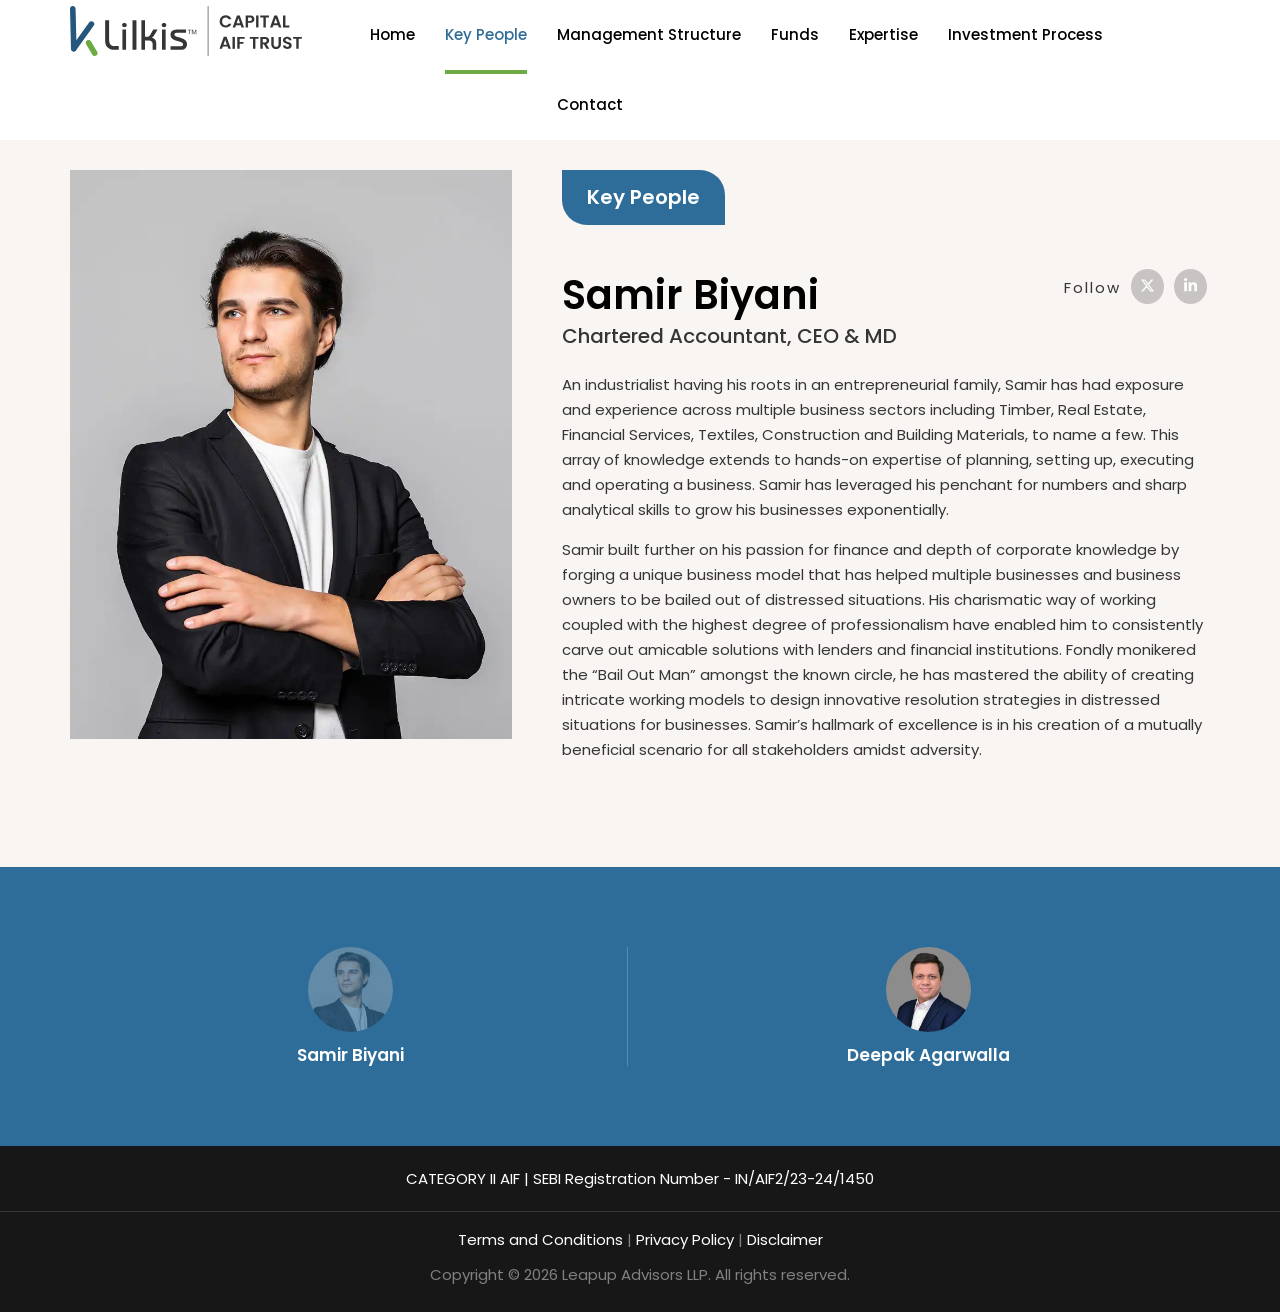
<file: key-people.html>
<!DOCTYPE html>
<html xmlns="http://www.w3.org/1999/xhtml" lang="en"><!-- InstanceBegin template="/Templates/main.dwt" codeOutsideHTMLIsLocked="false" -->
<head>
<meta http-equiv="Content-Type" content="text/html; charset=utf-8" />
<meta name="viewport" content="width=device-width, initial-scale=1">
<!-- InstanceBeginEditable name="doctitle" -->
<title>Lilkis CAPITAL AIF TRUST</title>
<!-- InstanceEndEditable -->

<!-- Preconnect first -->
    <link rel="preconnect" href="https://fonts.googleapis.com">
    <link rel="preconnect" href="https://fonts.gstatic.com" crossorigin>

    <!-- Preload Bootstrap CSS -->
    <link rel="preload" href="/css/bootstrap.min.css" as="style">

    <!-- CSS files -->
    <link rel="stylesheet" href="/css/bootstrap.min.css">
    <link rel="stylesheet" href="/css/style.css">

    <!-- Google Fonts — only needed weights -->
    <link href="https://fonts.googleapis.com/css2?family=Poppins:wght@400;500;600&display=swap" rel="stylesheet">

<link rel="shortcut icon" type="image/x-icon" href="favicon.ico">
<link rel="preload" href="/css/bootstrap.min.css" as="style">
<link rel="preload" href="css/style.css" as="style" onload="this.onload=null;this.rel='stylesheet'">
<noscript><link rel="stylesheet" href="css/style.css"></noscript>
<!--<link href="https://fonts.googleapis.com/css2?family=Poppins:wght@300;400;500;600;700&display=swap" rel="stylesheet">-->
<link rel="preconnect" href="https://fonts.googleapis.com">
<link rel="preconnect" href="https://fonts.gstatic.com" crossorigin>
<link href="https://fonts.googleapis.com/css2?family=Poppins:wght@400;500;600&display=swap" rel="stylesheet">
<!-- InstanceBeginEditable name="head" -->

<!-- InstanceEndEditable -->
</head>

<body>
<!-- InstanceBeginEditable name="EditRegion7" -->

<!-- InstanceEndEditable -->
<nav class="navbar navbar-inverse visible-lg" id="">
        <div class="container">
            <div class="row">
                <div class="col-md-12">
                	
                    <div class="col-md-3 no-pad">
                    	<div class="sitelogo">
                            <a class="navbar-brand" href="index.html" id="" aria-label="Lilkis Home">
                          	  <img src="images/logo.svg" class="img-responsive" alt=""/>
                            </a>
                       </div>
                    </div>
                	
                    <div class="col-md-9 no-pad">
                    	
                        <div class="collapse navbar-collapse no-pad" id="myNavbar">
                            <ul class="nav navbar-nav text-center">
                                <li class="dropdown">
                                    <a href="index.html" class="nav-link hvr-fade">Home</a>
                                </li>
                                <li class=""><a href="key-people.html" class="">Key People</a></li>
                                <li class="dropdown">
                                    <a href="management-structure.html" class="nav-link hvr-fade">Management Structure</a>
                                </li>
                                <li class=""><a href="fund.html" class="">Funds</a></li>
                                <li class=""><a href="expertise.html" class="">Expertise</a></li>
                                <li class=""><a href="invest-process.html" class="">Investment Process</a></li>
                                <li class=""><a href="contact.html" class="hvr-fade">Contact</a></li>
                            </ul>
                    	</div>
                    	<div class="cleafix"></div>
                    </div>
                    
                    <div class="cleafix"></div>
                </div>
            </div>
        </div>
        <div class="cleafix"></div>
</nav>
    
<div class="mobile-header visible-md visible-sm visible-xs" id="">
	<div class="container">
		<div class="row">
			<div class="col-xs-12">
            
				<div class="col-sm-7 col-xs-7 no-pad">
					<div class="logoBox">
						<a class="navbar-brand" href="index.html" id="" aria-label="Lilkis Home">
							<img src="images/logo.svg" class="img-responsive" alt=""/>
						</a>
					</div>
				</div>
                
                <div class="col-sm-5 col-xs-5 no-pad">
                	<div id="main">
                    	<a href="contact.html" class="">
                        	<svg xmlns="http://www.w3.org/2000/svg" viewBox="0 0 512 512"><path d="M493.4 24.6l-104-24c-11.3-2.6-22.9 3.3-27.5 13.9l-48 112c-4.2 9.8-1.4 21.3 6.9 28l60.6 49.6c-36 76.7-98.9 140.5-177.2 177.2l-49.6-60.6c-6.8-8.3-18.2-11.1-28-6.9l-112 48C3.9 366.5-2 378.1.6 389.4l24 104C27.1 504.2 36.7 512 48 512c256.1 0 464-207.5 464-464 0-11.2-7.7-20.9-18.6-23.4z"/></svg>
                        </a>
                   		<button class="openbtn" onclick="openNav()" aria-label="Open Navigation Menu">
                            <svg xmlns="http://www.w3.org/2000/svg" viewBox="0 0 448 512"><path d="M16 132h416c8.837 0 16-7.163 16-16V76c0-8.837-7.163-16-16-16H16C7.163 60 0 67.163 0 76v40c0 8.837 7.163 16 16 16zm0 160h416c8.837 0 16-7.163 16-16v-40c0-8.837-7.163-16-16-16H16c-8.837 0-16 7.163-16 16v40c0 8.837 7.163 16 16 16zm0 160h416c8.837 0 16-7.163 16-16v-40c0-8.837-7.163-16-16-16H16c-8.837 0-16 7.163-16 16v40c0 8.837 7.163 16 16 16z"/></svg>
                        </button>
                        <div class="clearfix"></div>
                	</div>
                </div>
                
                <div class="clearfix"></div>
				
				<div class="col-xs-10 col-sm-7">
					<div class="navigatnBox">
						<div id="mySidebar" class="sidebar">
                        	<div class="sclbox">
                            	<div class="col-xs-9 col-sm-7">
                                    <a class="navbar-brand" href="index.html" id="" aria-label="Lilkis Home">
                                        <img src="images/logo.svg" class="img-responsive mblimg" alt=""/>
                                    </a>
                                </div>
                                <div class="clearfix"></div>
                            </div>
                            
							<!--<a href="javascript:void(0)" class="closebtn" onclick="closeNav()">
                            	<img src="images/mobile-nav-close.svg" class="img-responsive" alt=""/>
                            </a>-->
                            <button class="closebtn" onclick="closeNav()" aria-label="Close Navigation"><svg xmlns="http://www.w3.org/2000/svg" viewBox="0 0 384 512"><path d="M55.1 73.4c-12.5-12.5-32.8-12.5-45.3 0s-12.5 32.8 0 45.3L147.2 256 9.9 393.4c-12.5 12.5-12.5 32.8 0 45.3s32.8 12.5 45.3 0L192.5 301.3 329.9 438.6c12.5 12.5 32.8 12.5 45.3 0s12.5-32.8 0-45.3L237.8 256 375.1 118.6c12.5-12.5 12.5-32.8 0-45.3s-32.8-12.5-45.3 0L192.5 210.7 55.1 73.4z"/></svg></button>
                            <div class="mblnav">
                            	
                                <a href="index.html" class="hvr-fade">Home</a>
                                <a href="key-people.html" class="">Key People</a>
                                <a href="management-structure.html" class="nav-link">Management Structure</a>
                                <a href="fund.html" class="">Funds</a>
                                <a href="expertise.html" class="">Expertise</a>
                                <a href="invest-process.html" class="">Investment Process</a>
                                <a href="contact.html" class="">Contact</a>
                                <a href="#" class="">Privacy Policy</a>
                                <a href="#" class="">Terms & Conditions</a>
                                <a href="disclaimer.html">Disclaimer</a>
                            </div>
                            
                            
						</div>
                        
					</div>
                    <div class="clearfix"></div>
				</div>
                
				<div class="clearfix"></div>
			</div>
		</div>
	</div>
</div>

<!-- InstanceBeginEditable name="banner" -->

<!-- InstanceEndEditable -->

<!-- InstanceBeginEditable name="EditRegion4" -->

<section class="bodysctn keysctnbx sectionbx">
	<div class="container">
		<div class="row">
			<div class="col-md-12">
			
				 <!-- Tab Content -->
                <div class="keyppl-content">

                    <div class="tab-pane active" id="person1">
                        <div class="bioxwrp">
                            <div class="bioimgbx">
                                <img src="images/key-people/samir-biyani.webp" class="img-responsive" alt=""/>
                            </div>
                            <div class="biotxtbx">
								<h1 class="borderbx">Key People</h1>
								<div class="sclwrpr">
									<div class="sclwrprbx"><h2>Samir Biyani</h2></div>
									<div class="sclwrprbx">
										<ul>
										<li><p>Follow</p></li>
										<li><a href="#" target="_blank"><svg xmlns="http://www.w3.org/2000/svg" viewBox="0 0 448 512"><path d="M357.2 48L427.8 48 273.6 224.2 455 464 313 464 201.7 318.6 74.5 464 3.8 464 168.7 275.5-5.2 48 140.4 48 240.9 180.9 357.2 48zM332.4 421.8l39.1 0-252.4-333.8-42 0 255.3 333.8z"/></svg></a></li>
										<li><a href="#" target="_blank"><svg xmlns="http://www.w3.org/2000/svg" viewBox="0 0 448 512"><path d="M100.28 448H7.4V148.9h92.88zM53.79 108.1C24.09 108.1 0 83.5 0 53.8a53.79 53.79 0 0 1 107.58 0c0 29.7-24.1 54.3-53.79 54.3zM447.9 448h-92.68V302.4c0-34.7-.7-79.2-48.29-79.2-48.29 0-55.69 37.7-55.69 76.7V448h-92.78V148.9h89.08v40.8h1.3c12.4-23.5 42.69-48.3 87.88-48.3 94 0 111.28 61.9 111.28 142.3V448z"/></svg></a></li>
									</ul>
									</div>
								</div>
                                <h4>Chartered Accountant, CEO &amp; MD</h4>
                                <p>An industrialist having his roots in an entrepreneurial family, Samir has had exposure and experience across multiple business sectors including Timber, Real Estate, Financial Services, Textiles, Construction and Building Materials, to name a few. This array of knowledge extends to hands-on expertise of planning, setting up, executing and operating a business. Samir has leveraged his penchant for numbers and sharp analytical skills to grow his businesses exponentially.</p>
								<p>Samir built further on his passion for finance and depth of corporate knowledge by forging a unique business model that has helped multiple businesses and business owners to be bailed out of distressed situations. His charismatic way of working coupled with the highest degree of professionalism have enabled him to consistently carve out amicable solutions with lenders and financial institutions. Fondly monikered the “Bail Out Man” amongst the known circle, he has mastered the ability of creating intricate working models to design innovative resolution strategies in distressed situations for businesses. Samir’s hallmark of excellence is in his creation of a mutually beneficial scenario for all stakeholders amidst adversity.</p>
                            </div>
                        </div>
                    </div>

                    <div class="tab-pane" id="person2">
                        <div class="bioxwrp">
                            <div class="bioimgbx">
                                <img src="images/key-people/deepak-agarwalla.webp" class="img-responsive" alt=""/>
                            </div>
                            <div class="biotxtbx">
								<h1 class="borderbx">Key People</h1>
                                <div class="sclwrpr">
									<div class="sclwrprbx"><h2>Deepak Agarwalla</h2></div>
									<div class="sclwrprbx">
										<ul>
										<li><p>Follow</p></li>
										<li><a href="#" target="_blank"><svg xmlns="http://www.w3.org/2000/svg" viewBox="0 0 448 512"><path d="M357.2 48L427.8 48 273.6 224.2 455 464 313 464 201.7 318.6 74.5 464 3.8 464 168.7 275.5-5.2 48 140.4 48 240.9 180.9 357.2 48zM332.4 421.8l39.1 0-252.4-333.8-42 0 255.3 333.8z"/></svg></a></li>
										<li><a href="#" target="_blank"><svg xmlns="http://www.w3.org/2000/svg" viewBox="0 0 448 512"><path d="M100.28 448H7.4V148.9h92.88zM53.79 108.1C24.09 108.1 0 83.5 0 53.8a53.79 53.79 0 0 1 107.58 0c0 29.7-24.1 54.3-53.79 54.3zM447.9 448h-92.68V302.4c0-34.7-.7-79.2-48.29-79.2-48.29 0-55.69 37.7-55.69 76.7V448h-92.78V148.9h89.08v40.8h1.3c12.4-23.5 42.69-48.3 87.88-48.3 94 0 111.28 61.9 111.28 142.3V448z"/></svg></a></li>
									</ul>
									</div>
								</div>
                                <h4>Chartered Accountant</h4>
                                <p>Deepak has worked extensively in Debt Syndication, Capital Raising, Pre-IPO (BSE &amp; NSE SME Platform) planning &amp; documentation. He has worked on Valuation, Pre-Post IPO Strategy, Fund Raising and other compliance related assignments and matters. He has also advised his clients on matters related to NCLT &amp; acquisition of assets through ARCs.</p>
                            </div>
                        </div>
                    </div>

                    <div class="tab-pane" id="person3">
                        <div class="bioxwrp">
                            <div class="bioimgbx">
                                <img src="images/key-people/Sumedh-Patodia.webp" class="img-responsive" alt=""/>
                            </div>
                            <div class="biotxtbx">
								<h1 class="borderbx">Key People</h1>
                                <div class="sclwrpr">
									<div class="sclwrprbx"><h2>Sumedh Patodia</h2></div>
									<div class="sclwrprbx">
										<ul>
										<li><p>Follow</p></li>
										<li><a href="#" target="_blank"><svg xmlns="http://www.w3.org/2000/svg" viewBox="0 0 448 512"><path d="M357.2 48L427.8 48 273.6 224.2 455 464 313 464 201.7 318.6 74.5 464 3.8 464 168.7 275.5-5.2 48 140.4 48 240.9 180.9 357.2 48zM332.4 421.8l39.1 0-252.4-333.8-42 0 255.3 333.8z"/></svg></a></li>
										<li><a href="#" target="_blank"><svg xmlns="http://www.w3.org/2000/svg" viewBox="0 0 448 512"><path d="M100.28 448H7.4V148.9h92.88zM53.79 108.1C24.09 108.1 0 83.5 0 53.8a53.79 53.79 0 0 1 107.58 0c0 29.7-24.1 54.3-53.79 54.3zM447.9 448h-92.68V302.4c0-34.7-.7-79.2-48.29-79.2-48.29 0-55.69 37.7-55.69 76.7V448h-92.78V148.9h89.08v40.8h1.3c12.4-23.5 42.69-48.3 87.88-48.3 94 0 111.28 61.9 111.28 142.3V448z"/></svg></a></li>
									</ul>
									</div>
								</div>
                                <h4>Chartered Accountant</h4>
                                <p>Sumedh is a graduate from the flagship 2-year MBA programme from <strong>the Indian Institute of Management - Ahmedabad, Class of 2022,</strong> and a Dean’s List graduate from Emory Goizueta Business School, Class of 2018. He completed his double majors in Finance and Economics in his undergraduate studies and was amongst the youngest members to be inducted into the Economics Honors Society (Omicron Delta Epsilon) at Emory University, having completed a semester at London School of Economics as well. Sumedh has also published research articles on various academic topics during his time at IIM Ahmedabad.</p>
								<p>Prior to joining Lilkis Capital Fund, Sumedh gained insightful experience managing a diverse portfolio of investments ranging across sports, consumer brands, real estate, and manufacturing. He also previously interned at <strong>HSBC Securities and Capital Markets</strong> gaining first-hand experience in a cross-border acquisition transaction. Sumedh is a fitness and movies enthusiast and enjoys his free time pursuing these interests.</p>
                            </div>
                        </div>
                    </div>

                    <div class="tab-pane" id="person4">
                        <div class="bioxwrp">
                            <div class="bioimgbx">
                                <img src="images/key-people/om-prakash-agrawal.webp" class="img-responsive" alt=""/>
                            </div>
                            <div class="biotxtbx">
								<h1 class="borderbx">Key People</h1>
                                <div class="sclwrpr">
									<div class="sclwrprbx"><h2>Om Prakash Agrawal</h2></div>
									<div class="sclwrprbx">
										<ul>
										<li><p>Follow</p></li>
										<li><a href="#" target="_blank"><svg xmlns="http://www.w3.org/2000/svg" viewBox="0 0 448 512"><path d="M357.2 48L427.8 48 273.6 224.2 455 464 313 464 201.7 318.6 74.5 464 3.8 464 168.7 275.5-5.2 48 140.4 48 240.9 180.9 357.2 48zM332.4 421.8l39.1 0-252.4-333.8-42 0 255.3 333.8z"/></svg></a></li>
										<li><a href="#" target="_blank"><svg xmlns="http://www.w3.org/2000/svg" viewBox="0 0 448 512"><path d="M100.28 448H7.4V148.9h92.88zM53.79 108.1C24.09 108.1 0 83.5 0 53.8a53.79 53.79 0 0 1 107.58 0c0 29.7-24.1 54.3-53.79 54.3zM447.9 448h-92.68V302.4c0-34.7-.7-79.2-48.29-79.2-48.29 0-55.69 37.7-55.69 76.7V448h-92.78V148.9h89.08v40.8h1.3c12.4-23.5 42.69-48.3 87.88-48.3 94 0 111.28 61.9 111.28 142.3V448z"/></svg></a></li>
									</ul>
									</div>
								</div>
                                <h4>Chartered Accountant</h4>
                                <p>With over five decades of professional experience and more than 25 years of specialized expertise in managing stressed assets, he has had the privilege of chairing and actively participating in board meetings alongside senior bureaucrats from the Government of India and various State Governments. His journey has also included close collaboration with nominees from BIFR, IDBI, leading textile research institutions, and other distinguished professionals across sectors.</p>
                            </div>
                        </div>
                    </div>

                </div>
			
				<div class="clearfix"></div>
			</div>
		</div>
	</div>
</section>

<section class="blulstbx sectionbx">
	<div class="container">
		<div class="row">
			<div class="col-md-12">
				
				<div class="keyppl-tabs">
                    <button class="tab-btn active" data-tab="person1">
                        <img src="images/management/samir-biyani.webp" alt=""/>
                        <span>Samir Biyani</span>
                    </button>
                    <button class="tab-btn" data-tab="person2">
                        <img src="images/management/deepak-agarwalla.webp" alt=""/>
                        <span>Deepak Agarwalla</span>
                    </button>
                   <!--  <button class="tab-btn" data-tab="person3">
                        <img src="images/management/Sumedh-Patodia.webp" alt=""/>
                        <span>Sumedh Patodia</span>
                    </button>
                    <button class="tab-btn" data-tab="person4">
                        <img src="images/management/om-prakash-agrawal.webp" alt=""/>
                        <span>Om Prakash Agrawal</span>
                    </button> -->
                </div>
				
				<div class="clearfix"></div>
			</div>
		</div>
	</div>
</section>

<!-- InstanceEndEditable -->

<footer id="footer" class="">

	<section class="upprfootr">
    	<div class="container">
        	<div class="row">
            	<div class="col-md-12">
						<p>CATEGORY II AIF | SEBI Registration Number - IN/AIF2/23-24/1450</p>
                 	<div class="clearfix"></div>
                </div>
            </div>
       </div>
    </section>
    
    <section class="lowerftr">
    	<div class="container">
        	<div class="row">
            	<div class="col-md-12">
                	<p><a href="#">Terms and Conditions</a> | <a href="#">Privacy Policy</a> | <a href="disclaimer.html">Disclaimer</a></p>
                    <p>Copyright © 2026 Leapup Advisors LLP. All rights reserved.</p>
                	<div class="clearfix"></div>
                </div>
            </div>
        </div>
    </section>
    
</footer>

<!-- InstanceBeginEditable name="EditRegion5" -->

<!-- InstanceEndEditable -->
<script src="https://ajax.googleapis.com/ajax/libs/jquery/3.4.1/jquery.min.js"></script>
<script src="js/bootstrap.min.js" type="text/javascript"></script>

<script type="text/javascript" defer async>
const $dropdown = $(".dropdown");
const $dropdownToggle = $(".dropdown-menu");
const $dropdownMenu = $(".dropdown-menu");
const showClass = "show";
$(window).on("load resize", function() {
  if (this.matchMedia("(min-width: 991px)").matches) {
    $dropdown.hover(
      function() {
        const $this = $(this);
        $this.addClass(showClass);
        $this.find($dropdownToggle).attr("aria-expanded", "true");
        $this.find($dropdownMenu).addClass(showClass);
      },
      function() {
        const $this = $(this);
        $this.removeClass(showClass);
        $this.find($dropdownToggle).attr("aria-expanded", "false");
        $this.find($dropdownMenu).removeClass(showClass);
      }
    );
  } else {
    $dropdown.off("mouseenter mouseleave");
  }
});
</script>

<script type="text/javascript">
function openNav() {
  document.getElementById("mySidebar").style.width = "85%";
  document.getElementById("main").style.marginright = "85%";
}
function closeNav() {
  document.getElementById("mySidebar").style.width = "0";
  document.getElementById("main").style.marginright= "0";
}
</script>

<script type="text/javascript">
$(function() {
    var header = $(".navbar");
    $(window).scroll(function() {    
        var scroll = $(window).scrollTop();
        if (scroll >= 10) {
            header.addClass("scrolled");
        } else {
            header.removeClass("scrolled");
        }
    });
});

$(function() {
    var header = $(".mobile-header");
    $(window).scroll(function() {    
        var scroll = $(window).scrollTop();
        if (scroll >= 10) {
            header.addClass("scrolled");
        } else {
            header.removeClass("scrolled");
        }
    });
});

</script>

<script>
var currentPage = window.location.pathname.split('/').pop();

// Remove .html if present
currentPage = currentPage.replace('.html', '');

// Handle homepage
if (currentPage === '' || currentPage === 'index') {
    currentPage = 'index';
}

document.querySelectorAll('.nav.navbar-nav li a').forEach(function(link) {
    var linkPage = link.getAttribute('href').replace('.html', '');

    // Handle homepage link
    if (linkPage === 'index' && currentPage === 'index') {
        link.parentElement.classList.add('active');
    } else if (linkPage === currentPage) {
        link.parentElement.classList.add('active');
    }
});
</script>

<!-- InstanceBeginEditable name="EditRegion6" -->
<script>
document.querySelectorAll('.tab-btn').forEach(btn => {
    btn.addEventListener('click', function () {

        // Remove active from all buttons
        document.querySelectorAll('.tab-btn').forEach(b => b.classList.remove('active'));

        // Hide all tab panes
        document.querySelectorAll('.tab-pane').forEach(pane => {
            pane.classList.remove('active');
            pane.style.display = 'none';
        });

        // Add active to clicked button
        this.classList.add('active');

        // Show selected tab with animation
        const target = document.getElementById(this.dataset.tab);
        target.style.display = 'flex';

        setTimeout(() => {
            target.classList.add('active');
        }, 10); // slight delay for animation to trigger

    });
});
</script>
<!-- InstanceEndEditable -->
</body>
<!-- InstanceEnd --></html>
</file>
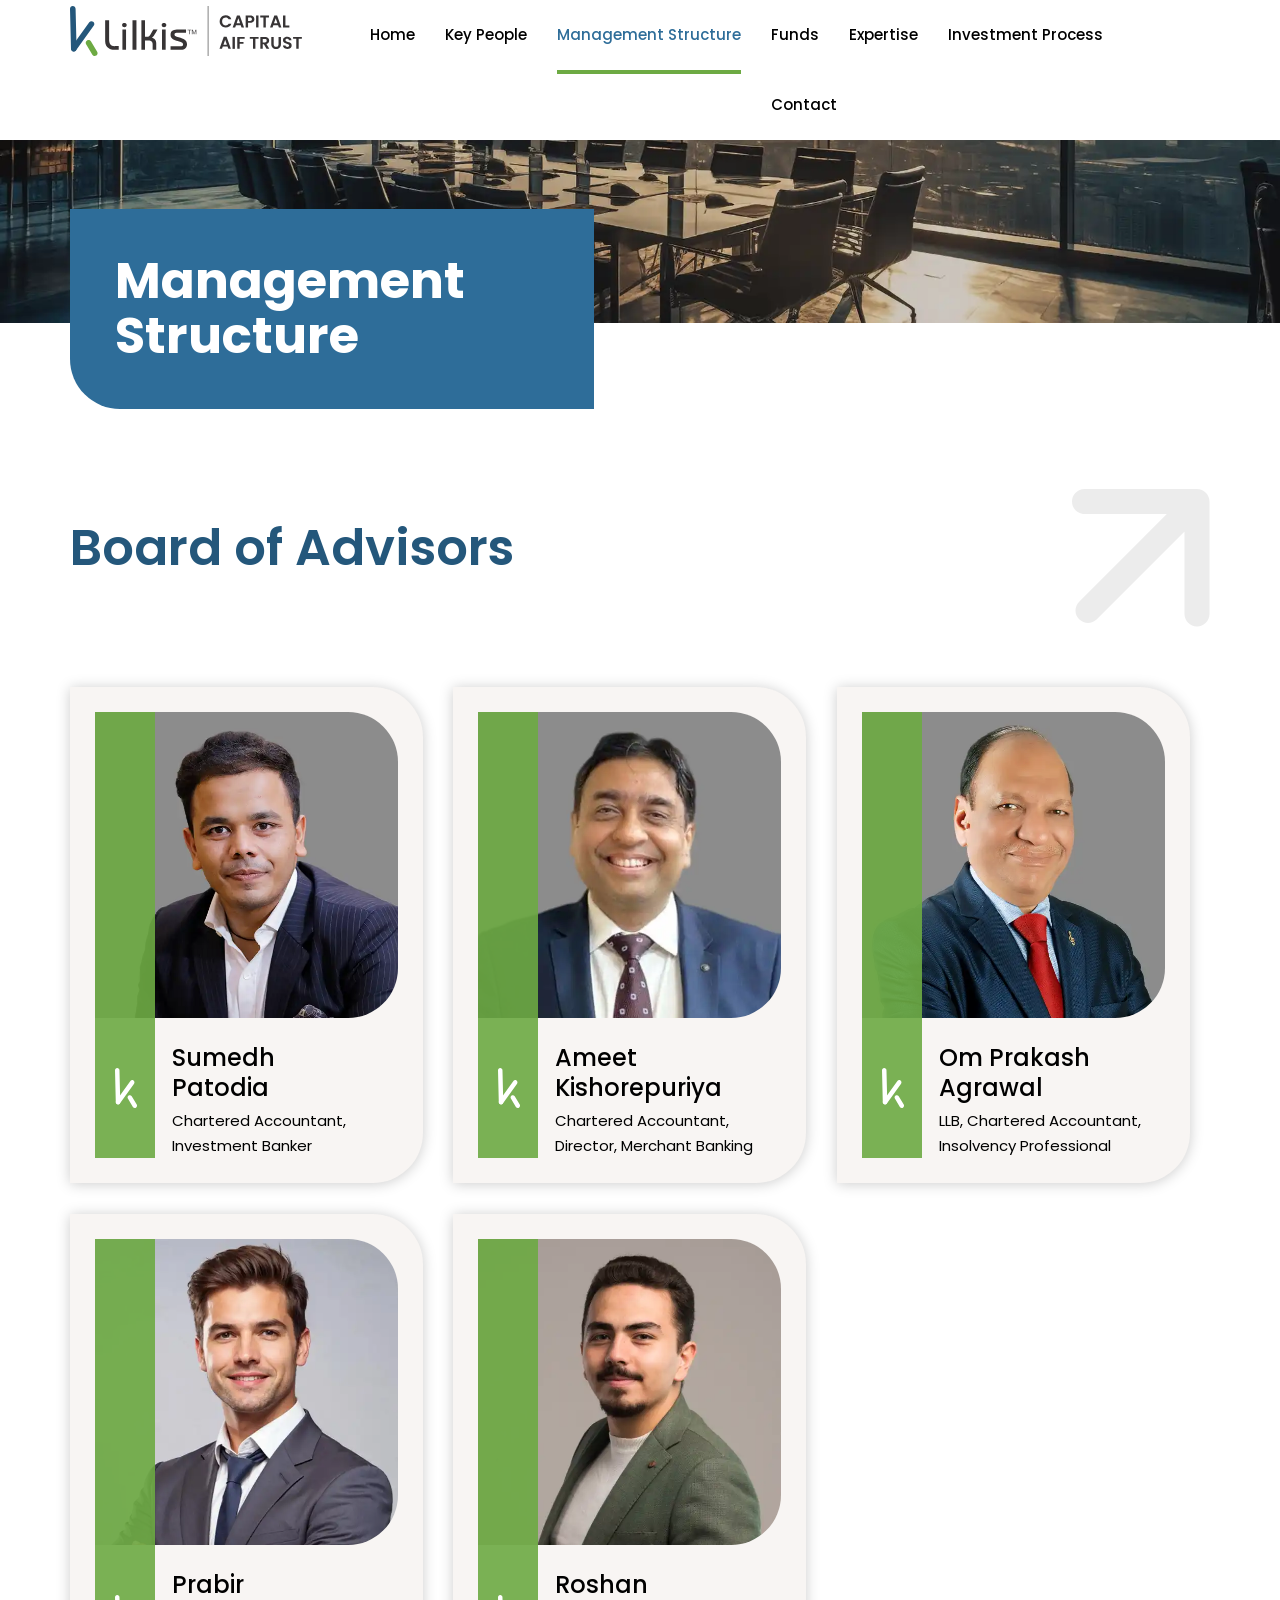
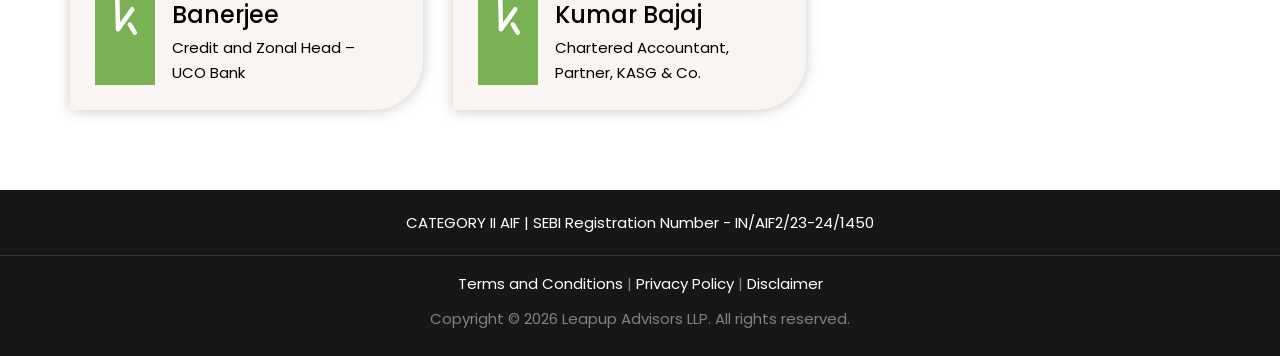
<file: management-structure.html>
<!DOCTYPE html>
<html xmlns="http://www.w3.org/1999/xhtml" lang="en"><!-- InstanceBegin template="/Templates/main.dwt" codeOutsideHTMLIsLocked="false" -->
<head>
<meta http-equiv="Content-Type" content="text/html; charset=utf-8" />
<meta name="viewport" content="width=device-width, initial-scale=1">
<!-- InstanceBeginEditable name="doctitle" -->
<title>Lilkis CAPITAL AIF TRUST</title>
<!-- InstanceEndEditable -->

<!-- Preconnect first -->
    <link rel="preconnect" href="https://fonts.googleapis.com">
    <link rel="preconnect" href="https://fonts.gstatic.com" crossorigin>

    <!-- Preload Bootstrap CSS -->
    <link rel="preload" href="/css/bootstrap.min.css" as="style">

    <!-- CSS files -->
    <link rel="stylesheet" href="/css/bootstrap.min.css">
    <link rel="stylesheet" href="/css/style.css">

    <!-- Google Fonts — only needed weights -->
    <link href="https://fonts.googleapis.com/css2?family=Poppins:wght@400;500;600&display=swap" rel="stylesheet">

<link rel="shortcut icon" type="image/x-icon" href="favicon.ico">
<link rel="preload" href="/css/bootstrap.min.css" as="style">
<link rel="preload" href="css/style.css" as="style" onload="this.onload=null;this.rel='stylesheet'">
<noscript><link rel="stylesheet" href="css/style.css"></noscript>
<!--<link href="https://fonts.googleapis.com/css2?family=Poppins:wght@300;400;500;600;700&display=swap" rel="stylesheet">-->
<link rel="preconnect" href="https://fonts.googleapis.com">
<link rel="preconnect" href="https://fonts.gstatic.com" crossorigin>
<link href="https://fonts.googleapis.com/css2?family=Poppins:wght@400;500;600&display=swap" rel="stylesheet">
<!-- InstanceBeginEditable name="head" -->

<!-- InstanceEndEditable -->
</head>

<body>
<!-- InstanceBeginEditable name="EditRegion7" -->

<!-- InstanceEndEditable -->
<nav class="navbar navbar-inverse visible-lg" id="">
        <div class="container">
            <div class="row">
                <div class="col-md-12">
                	
                    <div class="col-md-3 no-pad">
                    	<div class="sitelogo">
                            <a class="navbar-brand" href="index.html" id="" aria-label="Lilkis Home">
                          	  <img src="images/logo.svg" class="img-responsive" alt=""/>
                            </a>
                       </div>
                    </div>
                	
                    <div class="col-md-9 no-pad">
                    	
                        <div class="collapse navbar-collapse no-pad" id="myNavbar">
                            <ul class="nav navbar-nav text-center">
                                <li class="dropdown">
                                    <a href="index.html" class="nav-link hvr-fade">Home</a>
                                </li>
                                <li class=""><a href="key-people.html" class="">Key People</a></li>
                                <li class="dropdown">
                                    <a href="management-structure.html" class="nav-link hvr-fade">Management Structure</a>
                                </li>
                                <li class=""><a href="fund.html" class="">Funds</a></li>
                                <li class=""><a href="expertise.html" class="">Expertise</a></li>
                                <li class=""><a href="invest-process.html" class="">Investment Process</a></li>
                                <li class=""><a href="contact.html" class="hvr-fade">Contact</a></li>
                            </ul>
                    	</div>
                    	<div class="cleafix"></div>
                    </div>
                    
                    <div class="cleafix"></div>
                </div>
            </div>
        </div>
        <div class="cleafix"></div>
</nav>
    
<div class="mobile-header visible-md visible-sm visible-xs" id="">
	<div class="container">
		<div class="row">
			<div class="col-xs-12">
            
				<div class="col-sm-7 col-xs-7 no-pad">
					<div class="logoBox">
						<a class="navbar-brand" href="index.html" id="" aria-label="Lilkis Home">
							<img src="images/logo.svg" class="img-responsive" alt=""/>
						</a>
					</div>
				</div>
                
                <div class="col-sm-5 col-xs-5 no-pad">
                	<div id="main">
                    	<a href="contact.html" class="">
                        	<svg xmlns="http://www.w3.org/2000/svg" viewBox="0 0 512 512"><path d="M493.4 24.6l-104-24c-11.3-2.6-22.9 3.3-27.5 13.9l-48 112c-4.2 9.8-1.4 21.3 6.9 28l60.6 49.6c-36 76.7-98.9 140.5-177.2 177.2l-49.6-60.6c-6.8-8.3-18.2-11.1-28-6.9l-112 48C3.9 366.5-2 378.1.6 389.4l24 104C27.1 504.2 36.7 512 48 512c256.1 0 464-207.5 464-464 0-11.2-7.7-20.9-18.6-23.4z"/></svg>
                        </a>
                   		<button class="openbtn" onclick="openNav()" aria-label="Open Navigation Menu">
                            <svg xmlns="http://www.w3.org/2000/svg" viewBox="0 0 448 512"><path d="M16 132h416c8.837 0 16-7.163 16-16V76c0-8.837-7.163-16-16-16H16C7.163 60 0 67.163 0 76v40c0 8.837 7.163 16 16 16zm0 160h416c8.837 0 16-7.163 16-16v-40c0-8.837-7.163-16-16-16H16c-8.837 0-16 7.163-16 16v40c0 8.837 7.163 16 16 16zm0 160h416c8.837 0 16-7.163 16-16v-40c0-8.837-7.163-16-16-16H16c-8.837 0-16 7.163-16 16v40c0 8.837 7.163 16 16 16z"/></svg>
                        </button>
                        <div class="clearfix"></div>
                	</div>
                </div>
                
                <div class="clearfix"></div>
				
				<div class="col-xs-10 col-sm-7">
					<div class="navigatnBox">
						<div id="mySidebar" class="sidebar">
                        	<div class="sclbox">
                            	<div class="col-xs-9 col-sm-7">
                                    <a class="navbar-brand" href="index.html" id="" aria-label="Lilkis Home">
                                        <img src="images/logo.svg" class="img-responsive mblimg" alt=""/>
                                    </a>
                                </div>
                                <div class="clearfix"></div>
                            </div>
                            
							<!--<a href="javascript:void(0)" class="closebtn" onclick="closeNav()">
                            	<img src="images/mobile-nav-close.svg" class="img-responsive" alt=""/>
                            </a>-->
                            <button class="closebtn" onclick="closeNav()" aria-label="Close Navigation"><svg xmlns="http://www.w3.org/2000/svg" viewBox="0 0 384 512"><path d="M55.1 73.4c-12.5-12.5-32.8-12.5-45.3 0s-12.5 32.8 0 45.3L147.2 256 9.9 393.4c-12.5 12.5-12.5 32.8 0 45.3s32.8 12.5 45.3 0L192.5 301.3 329.9 438.6c12.5 12.5 32.8 12.5 45.3 0s12.5-32.8 0-45.3L237.8 256 375.1 118.6c12.5-12.5 12.5-32.8 0-45.3s-32.8-12.5-45.3 0L192.5 210.7 55.1 73.4z"/></svg></button>
                            <div class="mblnav">
                            	
                                <a href="index.html" class="hvr-fade">Home</a>
                                <a href="key-people.html" class="">Key People</a>
                                <a href="management-structure.html" class="nav-link">Management Structure</a>
                                <a href="fund.html" class="">Funds</a>
                                <a href="expertise.html" class="">Expertise</a>
                                <a href="invest-process.html" class="">Investment Process</a>
                                <a href="contact.html" class="">Contact</a>
                                <a href="#" class="">Privacy Policy</a>
                                <a href="#" class="">Terms & Conditions</a>
                                <a href="disclaimer.html">Disclaimer</a>
                            </div>
                            
                            
						</div>
                        
					</div>
                    <div class="clearfix"></div>
				</div>
                
				<div class="clearfix"></div>
			</div>
		</div>
	</div>
</div>

<!-- InstanceBeginEditable name="banner" -->
<section class="bannersctn innrbnnr">
	<div class="container-fluid">
		<div class="row">
			<div class="col-md-12 no-pad">
				<img src="images/management/mangmnt-banner.webp" class="img-responsive" alt=""/>
				<div class="clearfix"></div>
			</div>
		</div>
	</div>
</section>
<!-- InstanceEndEditable -->

<!-- InstanceBeginEditable name="EditRegion4" -->
<section class="upprsctn investmntsctn">
	<div class="container">
		<div class="row">
			<div class="col-md-12">
				<div class="upprcntnr">
					<div class="upprcntnrbx bluebx">
						<h1>Management Structure</h1>
					</div>
					
				</div>
				<div class="clearfix"></div>
			</div>
		</div>
	</div>
</section>

<section class="bodysctn sectionbx">
	<div class="container">
	
		<div class="row">
			<div class="col-md-12">
				<div class="brdbx">
					<div class="brdtsxtbx">
						<h1>Board of Advisors</h1>
					</div>
					<div class="brdtsxtbx">
						<img src="images/management/arrow.svg" class="img-responsive" alt=""/>
					</div>
				</div>
				<div class="clearfix"></div>
			</div>
		</div>
		
		<div class="row">
			<div class="col-md-12">
				<div class="mngmntsctn">
				
					<!-- <div class="mngmntsctnbx">
						<div class="wrpprbx">
							<img src="images/management/samir-biyani.webp" class="img-responsive" alt=""/>
							<div class="namebx">
								<svg width="23" height="40" viewBox="0 0 23 40" fill="none" xmlns="http://www.w3.org/2000/svg">
								<path d="M5.26381 34.0581C5.30767 35.2918 4.34242 36.3274 3.10822 36.3713C1.87455 36.4146 0.83875 35.4494 0.79542 34.2157L0.00140548 2.31508C-0.0419436 1.08139 0.922798 0.0450972 2.157 0.00140477C3.39066 -0.0419443 4.42646 0.923312 4.47033 2.15698L5.26381 34.0581Z" fill="white"/>
								<path d="M4.86101 35.4246C4.14958 36.4363 2.75285 36.6794 1.74175 35.968C0.730127 35.2564 0.486949 33.8602 1.19837 32.8486L15.4095 13.0608C16.1211 12.0497 17.5178 11.8065 18.5289 12.518C19.5405 13.2296 19.7837 14.6258 19.0721 15.6369L4.86101 35.4246Z" fill="white"/>
								<path d="M21.7343 36.6156C22.3682 37.6755 22.0228 39.0486 20.963 39.6826C19.9034 40.3166 18.5299 39.9711 17.8965 38.9111L12.8847 30.5817C12.2509 29.5223 12.5962 28.1491 13.6556 27.5152C14.7156 26.8812 16.0887 27.2261 16.7227 28.2861L21.7343 36.6156Z" fill="white"/>
								</svg>
								<h3>Samir <br class="visible-lg visible-md visible-sm"/>Biyani</h3>
								<p>Chartered Accountant, CEO &amp; MD of Lilkis Group</p>
							</div>
						</div>
					</div>
					
					<div class="mngmntsctnbx">
						<div class="wrpprbx">
							<img src="images/management/deepak-agarwalla.webp" class="img-responsive" alt=""/>
							<div class="namebx">
								<svg width="23" height="40" viewBox="0 0 23 40" fill="none" xmlns="http://www.w3.org/2000/svg">
								<path d="M5.26381 34.0581C5.30767 35.2918 4.34242 36.3274 3.10822 36.3713C1.87455 36.4146 0.83875 35.4494 0.79542 34.2157L0.00140548 2.31508C-0.0419436 1.08139 0.922798 0.0450972 2.157 0.00140477C3.39066 -0.0419443 4.42646 0.923312 4.47033 2.15698L5.26381 34.0581Z" fill="white"/>
								<path d="M4.86101 35.4246C4.14958 36.4363 2.75285 36.6794 1.74175 35.968C0.730127 35.2564 0.486949 33.8602 1.19837 32.8486L15.4095 13.0608C16.1211 12.0497 17.5178 11.8065 18.5289 12.518C19.5405 13.2296 19.7837 14.6258 19.0721 15.6369L4.86101 35.4246Z" fill="white"/>
								<path d="M21.7343 36.6156C22.3682 37.6755 22.0228 39.0486 20.963 39.6826C19.9034 40.3166 18.5299 39.9711 17.8965 38.9111L12.8847 30.5817C12.2509 29.5223 12.5962 28.1491 13.6556 27.5152C14.7156 26.8812 16.0887 27.2261 16.7227 28.2861L21.7343 36.6156Z" fill="white"/>
								</svg>
								<h3>Deepak <br class="visible-lg visible-md visible-sm"/>Agarwalla</h3>
								<p>Chartered Accountant, Investment Banker</p>
							</div>
						</div>
					</div> -->
					
					<div class="mngmntsctnbx">
						<div class="wrpprbx">
							<img src="images/management/Sumedh-Patodia.webp" class="img-responsive" alt=""/>
							<div class="namebx">
								<svg width="23" height="40" viewBox="0 0 23 40" fill="none" xmlns="http://www.w3.org/2000/svg">
								<path d="M5.26381 34.0581C5.30767 35.2918 4.34242 36.3274 3.10822 36.3713C1.87455 36.4146 0.83875 35.4494 0.79542 34.2157L0.00140548 2.31508C-0.0419436 1.08139 0.922798 0.0450972 2.157 0.00140477C3.39066 -0.0419443 4.42646 0.923312 4.47033 2.15698L5.26381 34.0581Z" fill="white"/>
								<path d="M4.86101 35.4246C4.14958 36.4363 2.75285 36.6794 1.74175 35.968C0.730127 35.2564 0.486949 33.8602 1.19837 32.8486L15.4095 13.0608C16.1211 12.0497 17.5178 11.8065 18.5289 12.518C19.5405 13.2296 19.7837 14.6258 19.0721 15.6369L4.86101 35.4246Z" fill="white"/>
								<path d="M21.7343 36.6156C22.3682 37.6755 22.0228 39.0486 20.963 39.6826C19.9034 40.3166 18.5299 39.9711 17.8965 38.9111L12.8847 30.5817C12.2509 29.5223 12.5962 28.1491 13.6556 27.5152C14.7156 26.8812 16.0887 27.2261 16.7227 28.2861L21.7343 36.6156Z" fill="white"/>
								</svg>
								<h3>Sumedh <br class="visible-lg visible-md visible-sm"/>Patodia</h3>
								<p>Chartered Accountant, Investment Banker</p> 
							</div>
						</div>
					</div>
					
					<div class="mngmntsctnbx">
						<div class="wrpprbx">
							<img src="images/management/ameet-kishorepuriya.webp" class="img-responsive" alt=""/>
							<div class="namebx">
								<svg width="23" height="40" viewBox="0 0 23 40" fill="none" xmlns="http://www.w3.org/2000/svg">
								<path d="M5.26381 34.0581C5.30767 35.2918 4.34242 36.3274 3.10822 36.3713C1.87455 36.4146 0.83875 35.4494 0.79542 34.2157L0.00140548 2.31508C-0.0419436 1.08139 0.922798 0.0450972 2.157 0.00140477C3.39066 -0.0419443 4.42646 0.923312 4.47033 2.15698L5.26381 34.0581Z" fill="white"/>
								<path d="M4.86101 35.4246C4.14958 36.4363 2.75285 36.6794 1.74175 35.968C0.730127 35.2564 0.486949 33.8602 1.19837 32.8486L15.4095 13.0608C16.1211 12.0497 17.5178 11.8065 18.5289 12.518C19.5405 13.2296 19.7837 14.6258 19.0721 15.6369L4.86101 35.4246Z" fill="white"/>
								<path d="M21.7343 36.6156C22.3682 37.6755 22.0228 39.0486 20.963 39.6826C19.9034 40.3166 18.5299 39.9711 17.8965 38.9111L12.8847 30.5817C12.2509 29.5223 12.5962 28.1491 13.6556 27.5152C14.7156 26.8812 16.0887 27.2261 16.7227 28.2861L21.7343 36.6156Z" fill="white"/>
								</svg>
								<h3>Ameet <br class="visible-lg visible-md visible-sm"/>Kishorepuriya</h3>
								<p>Chartered Accountant, Director, Merchant Banking</p>
							</div>
						</div>
					</div>
					
					<div class="mngmntsctnbx">
						<div class="wrpprbx">
							<img src="images/management/om-prakash-agrawal.webp" class="img-responsive" alt=""/>
							<div class="namebx">
								<svg width="23" height="40" viewBox="0 0 23 40" fill="none" xmlns="http://www.w3.org/2000/svg">
								<path d="M5.26381 34.0581C5.30767 35.2918 4.34242 36.3274 3.10822 36.3713C1.87455 36.4146 0.83875 35.4494 0.79542 34.2157L0.00140548 2.31508C-0.0419436 1.08139 0.922798 0.0450972 2.157 0.00140477C3.39066 -0.0419443 4.42646 0.923312 4.47033 2.15698L5.26381 34.0581Z" fill="white"/>
								<path d="M4.86101 35.4246C4.14958 36.4363 2.75285 36.6794 1.74175 35.968C0.730127 35.2564 0.486949 33.8602 1.19837 32.8486L15.4095 13.0608C16.1211 12.0497 17.5178 11.8065 18.5289 12.518C19.5405 13.2296 19.7837 14.6258 19.0721 15.6369L4.86101 35.4246Z" fill="white"/>
								<path d="M21.7343 36.6156C22.3682 37.6755 22.0228 39.0486 20.963 39.6826C19.9034 40.3166 18.5299 39.9711 17.8965 38.9111L12.8847 30.5817C12.2509 29.5223 12.5962 28.1491 13.6556 27.5152C14.7156 26.8812 16.0887 27.2261 16.7227 28.2861L21.7343 36.6156Z" fill="white"/>
								</svg>
								<h3>Om Prakash <br class="visible-lg visible-md visible-sm"/>Agrawal</h3>
								<p>LLB, Chartered Accountant, Insolvency Professional</p>
							</div>
						</div>
					</div>
					
					<div class="mngmntsctnbx">
						<div class="wrpprbx">
							<img src="images/management/prabir-banerjee.webp" class="img-responsive" alt=""/>
							<div class="namebx">
								<svg width="23" height="40" viewBox="0 0 23 40" fill="none" xmlns="http://www.w3.org/2000/svg">
								<path d="M5.26381 34.0581C5.30767 35.2918 4.34242 36.3274 3.10822 36.3713C1.87455 36.4146 0.83875 35.4494 0.79542 34.2157L0.00140548 2.31508C-0.0419436 1.08139 0.922798 0.0450972 2.157 0.00140477C3.39066 -0.0419443 4.42646 0.923312 4.47033 2.15698L5.26381 34.0581Z" fill="white"/>
								<path d="M4.86101 35.4246C4.14958 36.4363 2.75285 36.6794 1.74175 35.968C0.730127 35.2564 0.486949 33.8602 1.19837 32.8486L15.4095 13.0608C16.1211 12.0497 17.5178 11.8065 18.5289 12.518C19.5405 13.2296 19.7837 14.6258 19.0721 15.6369L4.86101 35.4246Z" fill="white"/>
								<path d="M21.7343 36.6156C22.3682 37.6755 22.0228 39.0486 20.963 39.6826C19.9034 40.3166 18.5299 39.9711 17.8965 38.9111L12.8847 30.5817C12.2509 29.5223 12.5962 28.1491 13.6556 27.5152C14.7156 26.8812 16.0887 27.2261 16.7227 28.2861L21.7343 36.6156Z" fill="white"/>
								</svg>
								<h3>Prabir <br class="visible-lg visible-md visible-sm"/>Banerjee</h3>
								<p>Credit and Zonal Head – UCO Bank</p>
							</div>
						</div>
					</div>
					
					<div class="mngmntsctnbx">
						<div class="wrpprbx">
							<img src="images/management/roshan-bajaj.webp" class="img-responsive" alt=""/>
							<div class="namebx">
								<svg width="23" height="40" viewBox="0 0 23 40" fill="none" xmlns="http://www.w3.org/2000/svg">
								<path d="M5.26381 34.0581C5.30767 35.2918 4.34242 36.3274 3.10822 36.3713C1.87455 36.4146 0.83875 35.4494 0.79542 34.2157L0.00140548 2.31508C-0.0419436 1.08139 0.922798 0.0450972 2.157 0.00140477C3.39066 -0.0419443 4.42646 0.923312 4.47033 2.15698L5.26381 34.0581Z" fill="white"/>
								<path d="M4.86101 35.4246C4.14958 36.4363 2.75285 36.6794 1.74175 35.968C0.730127 35.2564 0.486949 33.8602 1.19837 32.8486L15.4095 13.0608C16.1211 12.0497 17.5178 11.8065 18.5289 12.518C19.5405 13.2296 19.7837 14.6258 19.0721 15.6369L4.86101 35.4246Z" fill="white"/>
								<path d="M21.7343 36.6156C22.3682 37.6755 22.0228 39.0486 20.963 39.6826C19.9034 40.3166 18.5299 39.9711 17.8965 38.9111L12.8847 30.5817C12.2509 29.5223 12.5962 28.1491 13.6556 27.5152C14.7156 26.8812 16.0887 27.2261 16.7227 28.2861L21.7343 36.6156Z" fill="white"/>
								</svg>
								<h3>Roshan <br class="visible-lg visible-md visible-sm"/>Kumar Bajaj</h3>
								<p>Chartered Accountant, Partner, KASG &amp; Co.</p>
							</div>
						</div>
					</div>
					
				</div>
				<div class="clearfix"></div>
			</div>
		</div>

	</div>
</section>

<!-- InstanceEndEditable -->

<footer id="footer" class="">

	<section class="upprfootr">
    	<div class="container">
        	<div class="row">
            	<div class="col-md-12">
						<p>CATEGORY II AIF | SEBI Registration Number - IN/AIF2/23-24/1450</p>
                 	<div class="clearfix"></div>
                </div>
            </div>
       </div>
    </section>
    
    <section class="lowerftr">
    	<div class="container">
        	<div class="row">
            	<div class="col-md-12">
                	<p><a href="#">Terms and Conditions</a> | <a href="#">Privacy Policy</a> | <a href="disclaimer.html">Disclaimer</a></p>
                    <p>Copyright © 2026 Leapup Advisors LLP. All rights reserved.</p>
                	<div class="clearfix"></div>
                </div>
            </div>
        </div>
    </section>
    
</footer>

<!-- InstanceBeginEditable name="EditRegion5" -->

<!-- InstanceEndEditable -->
<script src="https://ajax.googleapis.com/ajax/libs/jquery/3.4.1/jquery.min.js"></script>
<script src="js/bootstrap.min.js" type="text/javascript"></script>

<script type="text/javascript" defer async>
const $dropdown = $(".dropdown");
const $dropdownToggle = $(".dropdown-menu");
const $dropdownMenu = $(".dropdown-menu");
const showClass = "show";
$(window).on("load resize", function() {
  if (this.matchMedia("(min-width: 991px)").matches) {
    $dropdown.hover(
      function() {
        const $this = $(this);
        $this.addClass(showClass);
        $this.find($dropdownToggle).attr("aria-expanded", "true");
        $this.find($dropdownMenu).addClass(showClass);
      },
      function() {
        const $this = $(this);
        $this.removeClass(showClass);
        $this.find($dropdownToggle).attr("aria-expanded", "false");
        $this.find($dropdownMenu).removeClass(showClass);
      }
    );
  } else {
    $dropdown.off("mouseenter mouseleave");
  }
});
</script>

<script type="text/javascript">
function openNav() {
  document.getElementById("mySidebar").style.width = "85%";
  document.getElementById("main").style.marginright = "85%";
}
function closeNav() {
  document.getElementById("mySidebar").style.width = "0";
  document.getElementById("main").style.marginright= "0";
}
</script>

<script type="text/javascript">
$(function() {
    var header = $(".navbar");
    $(window).scroll(function() {    
        var scroll = $(window).scrollTop();
        if (scroll >= 10) {
            header.addClass("scrolled");
        } else {
            header.removeClass("scrolled");
        }
    });
});

$(function() {
    var header = $(".mobile-header");
    $(window).scroll(function() {    
        var scroll = $(window).scrollTop();
        if (scroll >= 10) {
            header.addClass("scrolled");
        } else {
            header.removeClass("scrolled");
        }
    });
});

</script>

<script>
var currentPage = window.location.pathname.split('/').pop();

// Remove .html if present
currentPage = currentPage.replace('.html', '');

// Handle homepage
if (currentPage === '' || currentPage === 'index') {
    currentPage = 'index';
}

document.querySelectorAll('.nav.navbar-nav li a').forEach(function(link) {
    var linkPage = link.getAttribute('href').replace('.html', '');

    // Handle homepage link
    if (linkPage === 'index' && currentPage === 'index') {
        link.parentElement.classList.add('active');
    } else if (linkPage === currentPage) {
        link.parentElement.classList.add('active');
    }
});
</script>

<!-- InstanceBeginEditable name="EditRegion6" -->
<!-- InstanceEndEditable -->
</body>
<!-- InstanceEnd --></html>
</file>
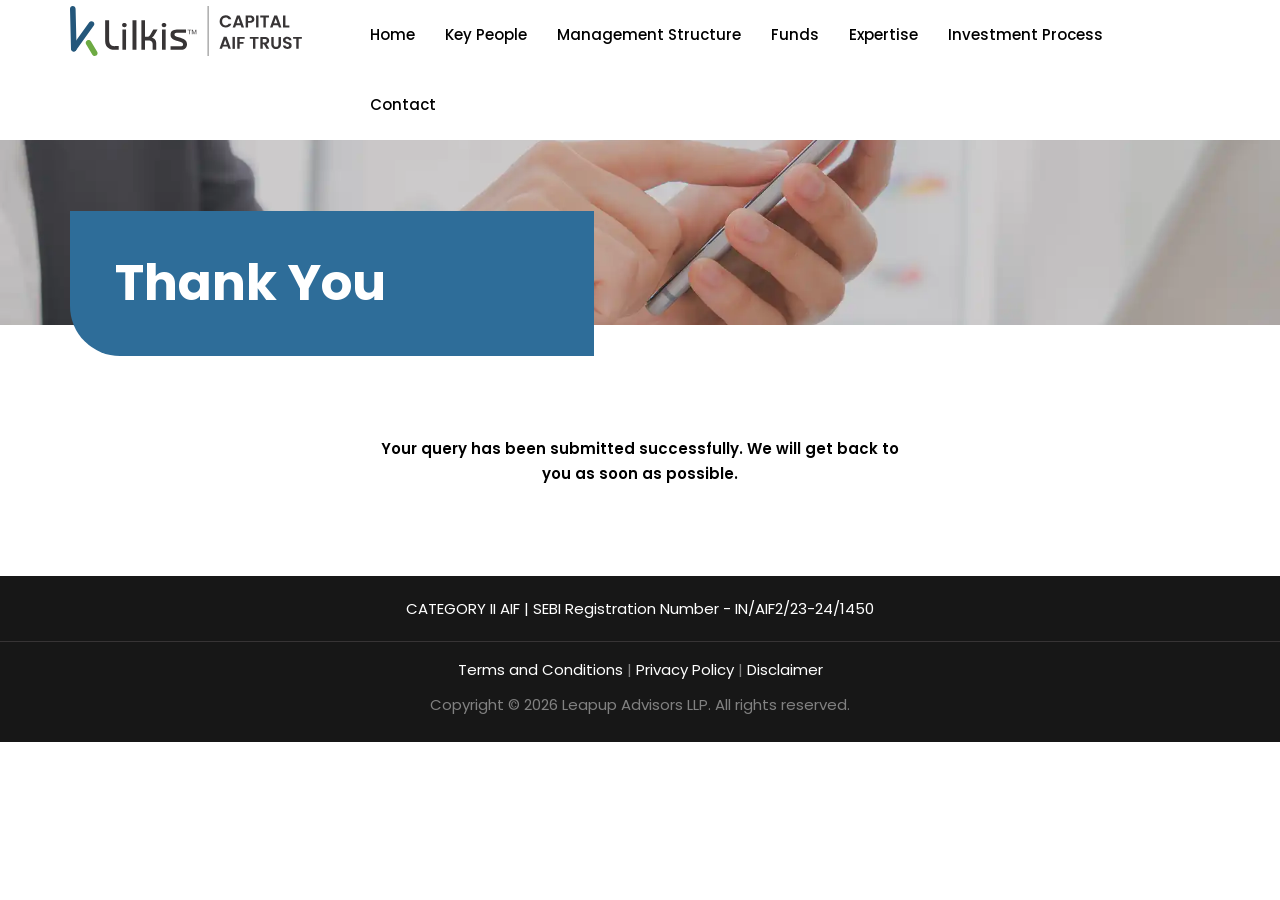
<file: thank-you.html>
<!DOCTYPE html>
<html xmlns="http://www.w3.org/1999/xhtml" lang="en"><!-- InstanceBegin template="/Templates/main.dwt" codeOutsideHTMLIsLocked="false" -->
<head>
<meta http-equiv="Content-Type" content="text/html; charset=utf-8" />
<meta name="viewport" content="width=device-width, initial-scale=1">
<!-- InstanceBeginEditable name="doctitle" -->
<title>Lilkis CAPITAL AIF TRUST</title>
<!-- InstanceEndEditable -->

<!-- Preconnect first -->
    <link rel="preconnect" href="https://fonts.googleapis.com">
    <link rel="preconnect" href="https://fonts.gstatic.com" crossorigin>

    <!-- Preload Bootstrap CSS -->
    <link rel="preload" href="/css/bootstrap.min.css" as="style">

    <!-- CSS files -->
    <link rel="stylesheet" href="/css/bootstrap.min.css">
    <link rel="stylesheet" href="/css/style.css">

    <!-- Google Fonts — only needed weights -->
    <link href="https://fonts.googleapis.com/css2?family=Poppins:wght@400;500;600&display=swap" rel="stylesheet">

<link rel="shortcut icon" type="image/x-icon" href="favicon.ico">
<link rel="preload" href="/css/bootstrap.min.css" as="style">
<link rel="preload" href="css/style.css" as="style" onload="this.onload=null;this.rel='stylesheet'">
<noscript><link rel="stylesheet" href="css/style.css"></noscript>
<!--<link href="https://fonts.googleapis.com/css2?family=Poppins:wght@300;400;500;600;700&display=swap" rel="stylesheet">-->
<link rel="preconnect" href="https://fonts.googleapis.com">
<link rel="preconnect" href="https://fonts.gstatic.com" crossorigin>
<link href="https://fonts.googleapis.com/css2?family=Poppins:wght@400;500;600&display=swap" rel="stylesheet">
<!-- InstanceBeginEditable name="head" -->

<!-- InstanceEndEditable -->
</head>

<body>
<!-- InstanceBeginEditable name="EditRegion7" -->

<!-- InstanceEndEditable -->
<nav class="navbar navbar-inverse visible-lg" id="">
        <div class="container">
            <div class="row">
                <div class="col-md-12">
                	
                    <div class="col-md-3 no-pad">
                    	<div class="sitelogo">
                            <a class="navbar-brand" href="index.html" id="" aria-label="Lilkis Home">
                          	  <img src="images/logo.svg" class="img-responsive" alt=""/>
                            </a>
                       </div>
                    </div>
                	
                    <div class="col-md-9 no-pad">
                    	
                        <div class="collapse navbar-collapse no-pad" id="myNavbar">
                            <ul class="nav navbar-nav text-center">
                                <li class="dropdown">
                                    <a href="index.html" class="nav-link hvr-fade">Home</a>
                                </li>
                                <li class=""><a href="key-people.html" class="">Key People</a></li>
                                <li class="dropdown">
                                    <a href="management-structure.html" class="nav-link hvr-fade">Management Structure</a>
                                </li>
                                <li class=""><a href="fund.html" class="">Funds</a></li>
                                <li class=""><a href="expertise.html" class="">Expertise</a></li>
                                <li class=""><a href="invest-process.html" class="">Investment Process</a></li>
                                <li class=""><a href="contact.html" class="hvr-fade">Contact</a></li>
                            </ul>
                    	</div>
                    	<div class="cleafix"></div>
                    </div>
                    
                    <div class="cleafix"></div>
                </div>
            </div>
        </div>
        <div class="cleafix"></div>
</nav>
    
<div class="mobile-header visible-md visible-sm visible-xs" id="">
	<div class="container">
		<div class="row">
			<div class="col-xs-12">
            
				<div class="col-sm-7 col-xs-7 no-pad">
					<div class="logoBox">
						<a class="navbar-brand" href="index.html" id="" aria-label="Lilkis Home">
							<img src="images/logo.svg" class="img-responsive" alt=""/>
						</a>
					</div>
				</div>
                
                <div class="col-sm-5 col-xs-5 no-pad">
                	<div id="main">
                    	<a href="contact.html" class="">
                        	<svg xmlns="http://www.w3.org/2000/svg" viewBox="0 0 512 512"><path d="M493.4 24.6l-104-24c-11.3-2.6-22.9 3.3-27.5 13.9l-48 112c-4.2 9.8-1.4 21.3 6.9 28l60.6 49.6c-36 76.7-98.9 140.5-177.2 177.2l-49.6-60.6c-6.8-8.3-18.2-11.1-28-6.9l-112 48C3.9 366.5-2 378.1.6 389.4l24 104C27.1 504.2 36.7 512 48 512c256.1 0 464-207.5 464-464 0-11.2-7.7-20.9-18.6-23.4z"/></svg>
                        </a>
                   		<button class="openbtn" onclick="openNav()" aria-label="Open Navigation Menu">
                            <svg xmlns="http://www.w3.org/2000/svg" viewBox="0 0 448 512"><path d="M16 132h416c8.837 0 16-7.163 16-16V76c0-8.837-7.163-16-16-16H16C7.163 60 0 67.163 0 76v40c0 8.837 7.163 16 16 16zm0 160h416c8.837 0 16-7.163 16-16v-40c0-8.837-7.163-16-16-16H16c-8.837 0-16 7.163-16 16v40c0 8.837 7.163 16 16 16zm0 160h416c8.837 0 16-7.163 16-16v-40c0-8.837-7.163-16-16-16H16c-8.837 0-16 7.163-16 16v40c0 8.837 7.163 16 16 16z"/></svg>
                        </button>
                        <div class="clearfix"></div>
                	</div>
                </div>
                
                <div class="clearfix"></div>
				
				<div class="col-xs-10 col-sm-7">
					<div class="navigatnBox">
						<div id="mySidebar" class="sidebar">
                        	<div class="sclbox">
                            	<div class="col-xs-9 col-sm-7">
                                    <a class="navbar-brand" href="index.html" id="" aria-label="Lilkis Home">
                                        <img src="images/logo.svg" class="img-responsive mblimg" alt=""/>
                                    </a>
                                </div>
                                <div class="clearfix"></div>
                            </div>
                            
							<!--<a href="javascript:void(0)" class="closebtn" onclick="closeNav()">
                            	<img src="images/mobile-nav-close.svg" class="img-responsive" alt=""/>
                            </a>-->
                            <button class="closebtn" onclick="closeNav()" aria-label="Close Navigation"><svg xmlns="http://www.w3.org/2000/svg" viewBox="0 0 384 512"><path d="M55.1 73.4c-12.5-12.5-32.8-12.5-45.3 0s-12.5 32.8 0 45.3L147.2 256 9.9 393.4c-12.5 12.5-12.5 32.8 0 45.3s32.8 12.5 45.3 0L192.5 301.3 329.9 438.6c12.5 12.5 32.8 12.5 45.3 0s12.5-32.8 0-45.3L237.8 256 375.1 118.6c12.5-12.5 12.5-32.8 0-45.3s-32.8-12.5-45.3 0L192.5 210.7 55.1 73.4z"/></svg></button>
                            <div class="mblnav">
                            	
                                <a href="index.html" class="hvr-fade">Home</a>
                                <a href="key-people.html" class="">Key People</a>
                                <a href="management-structure.html" class="nav-link">Management Structure</a>
                                <a href="fund.html" class="">Funds</a>
                                <a href="expertise.html" class="">Expertise</a>
                                <a href="invest-process.html" class="">Investment Process</a>
                                <a href="contact.html" class="">Contact</a>
                                <a href="#" class="">Privacy Policy</a>
                                <a href="#" class="">Terms & Conditions</a>
                                <a href="disclaimer.html">Disclaimer</a>
                            </div>
                            
                            
						</div>
                        
					</div>
                    <div class="clearfix"></div>
				</div>
                
				<div class="clearfix"></div>
			</div>
		</div>
	</div>
</div>

<!-- InstanceBeginEditable name="banner" -->
<section class="bannersctn innrbnnr">
	<div class="container-fluid">
		<div class="row">
			<div class="col-md-12 no-pad">
				<img src="images/contact/contact-banner.webp" class="img-responsive" alt=""/>
				<div class="clearfix"></div>
			</div>
		</div>
	</div>
</section>
<!-- InstanceEndEditable -->

<!-- InstanceBeginEditable name="EditRegion4" -->
<section class="upprsctn investmntsctn">
	<div class="container">
		<div class="row">
			<div class="col-md-12">
				<div class="upprcntnr">
					<div class="upprcntnrbx bluebx">
						<h1>Thank You</h1>
					</div>
					
				</div>
				<div class="clearfix"></div>
			</div>
		</div>
	</div>
</section>

<section class="bodysctn sectionbx">
	<div class="container">
		<div class="row">
			<div class="col-md-12">
				
				<div class="col-md-6 col-md-offset-3">
					<p class="pargraptxt">Your query has been submitted successfully. We will get back to you as soon as possible.</p>
				</div>
			
				<div class="clearfix"></div>
			</div>
		</div>
	</div>
</section>
<!-- InstanceEndEditable -->

<footer id="footer" class="">

	<section class="upprfootr">
    	<div class="container">
        	<div class="row">
            	<div class="col-md-12">
						<p>CATEGORY II AIF | SEBI Registration Number - IN/AIF2/23-24/1450</p>
                 	<div class="clearfix"></div>
                </div>
            </div>
       </div>
    </section>
    
    <section class="lowerftr">
    	<div class="container">
        	<div class="row">
            	<div class="col-md-12">
                	<p><a href="#">Terms and Conditions</a> | <a href="#">Privacy Policy</a> | <a href="disclaimer.html">Disclaimer</a></p>
                    <p>Copyright © 2026 Leapup Advisors LLP. All rights reserved.</p>
                	<div class="clearfix"></div>
                </div>
            </div>
        </div>
    </section>
    
</footer>

<!-- InstanceBeginEditable name="EditRegion5" -->

<!-- InstanceEndEditable -->
<script src="https://ajax.googleapis.com/ajax/libs/jquery/3.4.1/jquery.min.js"></script>
<script src="js/bootstrap.min.js" type="text/javascript"></script>

<script type="text/javascript" defer async>
const $dropdown = $(".dropdown");
const $dropdownToggle = $(".dropdown-menu");
const $dropdownMenu = $(".dropdown-menu");
const showClass = "show";
$(window).on("load resize", function() {
  if (this.matchMedia("(min-width: 991px)").matches) {
    $dropdown.hover(
      function() {
        const $this = $(this);
        $this.addClass(showClass);
        $this.find($dropdownToggle).attr("aria-expanded", "true");
        $this.find($dropdownMenu).addClass(showClass);
      },
      function() {
        const $this = $(this);
        $this.removeClass(showClass);
        $this.find($dropdownToggle).attr("aria-expanded", "false");
        $this.find($dropdownMenu).removeClass(showClass);
      }
    );
  } else {
    $dropdown.off("mouseenter mouseleave");
  }
});
</script>

<script type="text/javascript">
function openNav() {
  document.getElementById("mySidebar").style.width = "85%";
  document.getElementById("main").style.marginright = "85%";
}
function closeNav() {
  document.getElementById("mySidebar").style.width = "0";
  document.getElementById("main").style.marginright= "0";
}
</script>

<script type="text/javascript">
$(function() {
    var header = $(".navbar");
    $(window).scroll(function() {    
        var scroll = $(window).scrollTop();
        if (scroll >= 10) {
            header.addClass("scrolled");
        } else {
            header.removeClass("scrolled");
        }
    });
});

$(function() {
    var header = $(".mobile-header");
    $(window).scroll(function() {    
        var scroll = $(window).scrollTop();
        if (scroll >= 10) {
            header.addClass("scrolled");
        } else {
            header.removeClass("scrolled");
        }
    });
});

</script>

<script>
var currentPage = window.location.pathname.split('/').pop();

// Remove .html if present
currentPage = currentPage.replace('.html', '');

// Handle homepage
if (currentPage === '' || currentPage === 'index') {
    currentPage = 'index';
}

document.querySelectorAll('.nav.navbar-nav li a').forEach(function(link) {
    var linkPage = link.getAttribute('href').replace('.html', '');

    // Handle homepage link
    if (linkPage === 'index' && currentPage === 'index') {
        link.parentElement.classList.add('active');
    } else if (linkPage === currentPage) {
        link.parentElement.classList.add('active');
    }
});
</script>

<!-- InstanceBeginEditable name="EditRegion6" -->
<!-- InstanceEndEditable -->
</body>
<!-- InstanceEnd --></html>
</file>
<file: css/style.css>
html {scroll-behavior: smooth;}
body{overflow-x: hidden;}
li, td, table, tr, th, thead, input, label, select, textarea , button {
	font-family: "Poppins", sans-serif;
	font-weight:400;
	font-size:17px;
	color:#000;
	outline:none;
}
h1 {
	font-family: "Poppins", sans-serif;
	font-size:50px;
	text-align:center;
	color: #24577B;
	margin-top:0;
	font-weight:600;
	margin-bottom:20px;
}
h2 {
	font-family: "Poppins", sans-serif;
	font-size:40px;
	margin: 0;
	text-align:center;
	color: #24577B;
	margin-top:0;
}
h3{
	font-family: "Poppins", sans-serif;
	font-size:30px;
    margin: 0;
    text-align: center;
	color: #24577B;
	margin-top:0;
}
h4{	
	font-family: "Poppins", sans-serif;
	font-size:20px;
	margin-top:0;
	color: #24577B;
}
p{
	line-height:25px;
	color:#FFF;
	font-weight:400;
    margin: 0;
	font-size:15px;
	margin-bottom:10px;
	font-family: "Poppins", sans-serif;
}
a{color:#1C1D52; font-family: "Poppins", sans-serif; font-size:15px; font-weight:400;}

a:focus, a:hover {
	outline:none;
    text-decoration: none;
}
 * {
    margin: 0;
    padding: 0;
    box-sizing: border-box;
    }
.no-pad{padding-left:0; padding-right:0;}
.navbar{
    border: none;
    margin-bottom: 0;
    border-radius: 0;
    background:#FFF;
    width: 100%;
    padding:0 0;
    height: auto;
    position: fixed;
    z-index: 16;
}
.navbar-brand{
	float: left;
    height: auto;
    padding: 0;
	margin-top:6px;
	margin-left:0 !important;
}
.scrolled .navbar-brand{margin-top:3px; transition: 0.5s;}
.navbar-default .navbar-nav>li{text-transform:uppercase;}
.navbar-default .navbar-nav>li>a{
	color:#000;
	line-height:17px;
	padding: 0;
	font-size:15px;
	font-weight:600;
}
.navbar-default .navbar-nav>li>a:hover{color:#32aa9a; border-bottom:4px solid #32aa9a;}
.navbar-default .navbar-nav>.open>a, .navbar-default .navbar-nav>.open>a:focus, .navbar-default .navbar-nav>.open>a:hover {
    color: #b3914a;
    background-color: #203056;
}
.dropdown-menu>li>a:focus, .dropdown-menu>li>a:hover{background-color:transparent;}
.navbar-default .navbar-toggle{margin-top: 20px; border-color:#b3914a;}
.navbar-default .navbar-toggle:focus, .navbar-default .navbar-toggle:hover {background-color:transparent; }
.navbar-default .navbar-toggle .icon-bar {background-color: #b3914a;}
.navbar-default .navbar-nav>li>a:focus { color: #000;}
.dropdown-menu>li>a{line-height:30px; }
.dropdown-menu>li>a:hover{color:#b3914a;}
.navbar-toggle{background: #7f1e46;}
.navbar-inverse .navbar-toggle:focus, .navbar-inverse .navbar-toggle:hover {background-color: #7f1e46;}
.nav>li {
    position: relative;
    display: block;
    padding: 0;
}
.nav>li:last-child{border-right:none;}
#myNavbar ul li.dropdown:hover > .dropdown-menu {display: block;}
.dropdown-menu{
	padding:0;
    margin: 0;
    border: none;
    left: 0 !important;
	border-radius:0;
    background:#0d509d;
	top:100%;
	position:absolute;
}
#myNavbar ul li ul.dropdown-menu li{border-bottom:1px solid #7CA0D9; margin:0; padding: 15px 30px;}
#myNavbar ul li ul.dropdown-menu li:last-child{border-bottom:none;}
#myNavbar ul li ul.dropdown-menu li a{
	color:#FFF;
    padding: 0;
    line-height: 20px;
}
#myNavbar ul li ul.dropdown-menu li a:hover{color:#7CA0D9;}
#myNavbar ul{padding-inline-start:0; float:right; display:table; margin:0 auto; position:relative;}
#myNavbar ul li{padding:0 15px;}
#myNavbar ul li a{transition: all 0.3s ease; padding:0; color:#000; font-weight:500; position:relative; line-height:70px;}
#myNavbar ul li a:hover{transform: translateY(-2px); color:#2E6D99; font-weight:500;}
#myNavbar ul li a:hover:after{
	content: '';
	position:absolute;
	background:#6DAA43;
	width:100%;
	height:4px;
	display: flex;
    text-align: center;
    left: 0%;
    bottom: -6px;
}
.nav.navbar-nav li.active a {
    color: #2E6D99 !important;                         
    border-bottom: 4px solid #6DAA43;
	background-color:transparent ;
}
.nav.navbar-nav li.active a:hover{background-color:transparent;}
.nav.navbar-nav li.active a:focus{background-color:transparent;}
.navbar-nav>li>.dropdown-menu{margin-top:0 !important;}
@media screen and (min-width:992px) and (max-width:1199px){
.nav>li>a {}
}
@media screen and (max-width:991px) {
.navbar-header {float: none;}
.navbar-left,.navbar-right {float: none !important;}
.navbar-toggle {display: block;}
.navbar-collapse {border-top: 1px solid transparent; box-shadow:inset 0 1px 0 rgba(255,255,255,0.1);}
.navbar-fixed-top {top: 0;	border-width: 0 0 1px;}
.navbar-collapse.collapse {display: none!important;}
.navbar-nav {
	float: none!important;
	margin-top: 7.5px;
	margin-right: 0 !important;
}
.navbar-nav>li {float: none; padding:0;}
.navbar-nav>li>a {padding-top:10px; padding-bottom: 10px;}
.collapse.in{display:block !important;}
.navbar-nav .open .dropdown-menu {
    position: static;
    float: none;
    width: auto;
    margin-top: 0;
    background-color: transparent;
    border: 0;
    -webkit-box-shadow: none;
    box-shadow: none;
	padding: 0;
    padding-bottom: 17px;
	margin:0 !important;
}
.navbar-default .navbar-nav .open .dropdown-menu>li>a {color: #FFF;	border-bottom:1px solid #384d81;}
.navbar-collapse {padding-right: 0; padding-left: 0;}
.navbar-default .navbar-collapse, .navbar-default .navbar-form {border-color:#203056;}
.navbar-inverse .navbar-nav>.open>a, .navbar-inverse .navbar-nav>.open>a:focus, .navbar-inverse .navbar-nav>.open>a:hover{background-color:transparent;}
}
@media (max-width: 767px){
.navbar-collapse {padding-right: 15px; padding-left: 15px;}
.navbar-default .navbar-nav .open .dropdown-menu>li>a:hover{color:#b7944c;}
}
hr.brdrsctn{border-top: 1px solid #D1F2F1; margin-top:40px; margin-bottom:40px;}

.sidenav{margin-bottom:30px; background:#f6f5f1; padding:12px 0; border-radius: 6px;}
.sidenav h1.cntxt{margin: 15px 20px;}
.sidenav ul{padding-inline-start:0;}
.sidenav ul li{
	list-style-type:none;
	border-bottom:1px solid #e0d6d6;
	position:relative;
	font-size:15px;
}
.sidenav ul li a{padding:17px 25px; display:block; line-height:20px;}
.sidenav ul li a:hover:after{
	content: '';
    position:absolute;
    right:0;
    border-top:10px solid transparent;
    border-bottom:10px solid transparent;
    border-right:10px solid #f6f5f1;
    top:15px;
}
.sidenav ul li a.hvr-sweep-to-right:before{background:#35d397;}
.sidenav ul li a.active:after{
	content: '';
    position:absolute;
    right:0;
    border-top:10px solid transparent;
    border-bottom:10px solid transparent;
    border-right:10px solid #f6f5f1;
    top:15px;
}
.sidenav ul li a.active{background:#35d397; color:#FFF;}	
.sidenav ul li:last-child{border-bottom:none;}
.mobile-header{
	background-color:#FFF; 
	position:fixed;
	z-index:99; 
	padding:15px 0;
	width:100%; 
	top:0;
}
.mobile-header.scrolled{padding:10px 0;}
.sidebar {
	height: 100%;
	width: 0;
	position: fixed;
	z-index: 999;
	top: 0;
	left: 0;
	background:#FFF;
	overflow-x: hidden;
	transition: 0.5s;
	padding-top:0;
}
.sidebar hr{margin-bottom:20px;}
.sidebar a {
    padding: 15px 20px;
    text-decoration: none;
    color: #2f6f97;
    display: block;
    line-height: 25px;
    border-bottom: 1px solid rgba(202,209,233,.85);
    font-size: 16px;
    font-weight:600;
    text-transform: uppercase;
	letter-spacing:0;
}
.sidebar a:hover{background-color:#2f6f97; color:#FFF;}
.sidebar a:focus{background-color:#2f6f97; color:#FFF;}
.sidebar a img{padding:0; outline:none;}
.sidebar .closebtn {
    border-bottom: none;
    margin-left: 0;
    padding: 0;
    position: absolute;
    top:25px;
    right: 17px;
    background: transparent;
    outline: none;
    border: none;
}
.closebtn svg{fill:#83ba5a; height:30px;}
.sidebar .closebtn:hover{background-color:transparent;}
.openbtn {
    cursor:pointer;
    background-color:transparent;
    border:none;
    outline:none;
	margin-top:0;
}
.openbtn:hover {background-color:transparent;}
#main button.openbtn svg { transform: rotate(-180deg);}
#main button.openbtn svg{
	fill: #7dbb52;
    height: 30px;
    margin-right: 0;
    transition: transform 0.5s ease;
}
#main {
	float: right;
    margin-top:6px;
    transition: margin-right .5s;
    position: relative;
    right: 0;
}
#main svg{
	fill:#2f6f97;
    height: 25px;
    margin-right:25px;
    position: relative;
    bottom: 0;
    right: 0px;
    top: 0px;
    margin-top: 0;
}
/* ACCORDIAN CSS */
.panel-group {margin-bottom: 0;}
.panel-group .panel {
    margin-bottom: 0;
    border-radius: 0;
    border-color: transparent;
	border:none;
}
.panel-group .panel+.panel {margin-top: 0;}
.panel .panel-heading{
	padding:0;
	background-color:transparent;
	border-color: transparent;
	/* border-top: 1px solid #ddd; */
	border-bottom:none;
	color:#092948;
	border-top-left-radius:0;
    border-top-right-radius:0;
}
.panel .panel-heading h4{text-transform:uppercase;}
.panel .panel-heading h4 a{display:block;  font-size:22px; line-height:25px; padding:20px 25px;}
.panel .panel-heading a i.fas{float:right; margin-top:0; line-height: 25px;}
.panel-body {padding:0; border-top:none !important; padding: 0 0 15px;}
.panel{
  padding:0;
  color:#FFF;
  text-align:left;
  overflow: hidden;
  background:transparent;
  -webkit-box-shadow:none;
  box-shadow:none;
}
.panel ul{
	padding-inline-start: 0;
    margin-top: 0;
    margin-bottom:0;
	margin-left:0;
}
.panel ul li{list-style-type:none; border-bottom:1px solid #ddd;}
.panel ul li:last-child{border-bottom:none;}
.panel ul li a{
	outline: none;
	font-size:20px;
    line-height:22px;
    padding:20px 40px;
	outline:none;
	color:#FFF;
	border-bottom:none;
}
.panel ul li a:hover {color:#164BA0; background:#EBF8FF;}
.panel ul li a:focus {color:#164BA0; background:#EBF8FF;}
.panel ul li a:active {color:#164BA0; background:#EBF8FF;}
.sidebar .sclbox{padding:20px 0; border-bottom: 1px solid #dadada;}
.sidebar .sclbox a{border-bottom:none; padding:0; margin-top: 0;}
.sidebar .sclbox a img{}
.sidebar .fllwbox{padding:40px 25px;}
.sidebar .fllwbox h4{font-size:25px; color: #FFF; margin-bottom: 25px;}
.sidebar .fllwbox ul{padding-inline-start: 0;}
.sidebar .fllwbox ul li{
	list-style-type:none;
	display:inline-block;
	margin:0;
}
.sidebar .fllwbox ul li a{padding:0; outline:none; border-bottom:none;}
.sidebar .fllwbox ul li a:hover{background:transparent;}
.sidebar .fllwbox ul li a i.fab{
    text-align: center;
    color: #FFF;
    padding: 0px 8px;
    font-size:26px;
}
.sidebar .fllwbox ul li a svg{
	fill: #FFF;
    font-size: 20px;
    height: 24px;
    top: 2px;
    position: relative;
}
.readmore{
	border-radius:20px;
	border:2px solid #164BA0;
	font-weight:600;
	font-size:17px;
	color:#164BA0;
	padding:20px 45px;
	display:inline-block;
}
/* NEW CSS STARTS HERE */
.borderbx{
	-webkit-border-top-right-radius: 25px;
	-webkit-border-bottom-left-radius: 25px;
	-moz-border-radius-topright: 25px;
	-moz-border-radius-bottomleft: 25px;
	border-top-right-radius: 25px;
	border-bottom-left-radius: 25px;
	background:rgba(0,0,0,.85);
	padding:15px;
}
.imgradius{
	-webkit-border-top-right-radius: 50px;
	-webkit-border-bottom-left-radius: 50px;
	-moz-border-radius-topright: 50px;
	-moz-border-radius-bottomleft: 50px;
	border-top-right-radius: 50px;
	border-bottom-left-radius: 50px;
}
.sectionbx{padding:80px 0;}
#myNavbar{padding:0 0;}
.scrolled {
    transition: 0.5s;
    width: 100%;
    left: 0;
    top: 0;
    padding:10px 0 0;
	height: auto;
	background:#FFF;
	z-index:16;
	box-shadow: 0 1px 4px #e0dede;
}
.scrolled #myNavbar ul{border-bottom:none;}
.bannersctn{
	width:100%; 
	background-size:cover;
	position: relative;
}
.bannersctn img{width:100%; margin:0 auto;}
.bannrBox {
	margin-top:50px;
	border-left:1px solid #77BC48;
	padding-left:60px;
	position: relative;
    z-index: 99;
    width: 100%;
}
.bannrTxtbox{
	position: absolute;
    top: 240px;
    width: 100%;
    left: 50px;
    z-index: 1;
}
.bannrTxtbox h1{color:#FFF; text-align:left; line-height: 52px; font-size:42px;}
.bannrTxtbox p{font-weight:600; color:#FFF;}
.bannrTxtbox:before{
	content:'';
	position:absolute;
	background:url(../images/quote.svg) no-repeat;
	width:64px;
	height:64px;
	top: -60px;
    left: -30px;
}
.phlosphysctn{background:#2E6D99;}
.phlosphysctn h1 {
	text-align:left;
	color:#FFF;
    opacity: 0;
    transform: translateY(30px);
    transition: opacity 0.9s ease, transform 0.9s ease;
}
.phlosphysctn h1.animate {
    opacity: 1;
    transform: translateY(0);
}
.phlosphycntnr{
	margin-top:90px;
	display: flex;
    flex-wrap: wrap;
    justify-content: flex-start;
    align-items: stretch;
    align-content: space-between;
	grid-column-gap: 25px;
    grid-row-gap: 25px;
}
.phlosphybx{flex:1 23%; padding:0 15px;}
.phlosphybx img{margin-bottom:35px;}
/* Remove animation from .phlosphybx directly */
.phlosphybx {
    opacity: 0;
    transform: translateY(40px);
    transition: opacity 0.6s ease, transform 0.6s ease;
}
/* Delay each box */
.phlosphybx:nth-child(1) { transition-delay: 0.1s; }
.phlosphybx:nth-child(2) { transition-delay: 0.3s; }
.phlosphybx:nth-child(3) { transition-delay: 0.5s; }
.phlosphybx:nth-child(4) { transition-delay: 0.7s; }
/* When class is added by JS */
.phlosphybx.animate {
    opacity: 1;
    transform: translateY(0);
}
/* Hover */
.phlosphybx:hover {
    transform: translateY(-8px);
}
.phlosphybx img {
    transition: transform 0.4s ease;
}
.phlosphybx:hover img {
    transform: rotate(10deg) scale(1.1);
}
.opprtntsctn{
	background:url(../images/opportunities/opprtunity-bg.webp) no-repeat left top;
	background-size:cover;
	height:100%;
	background-attachment:fixed;
}
.opprtntsctn h1{
	color:#FFF; 
	text-align:left;
	opacity: 0;
    transform: translateY(40px);
    transition: opacity 0.9s ease, transform 0.9s ease;
}
.opprtntsctn h1.animate{
	opacity: 1;
    transform: translateY(0);
}
.opprbxcntnr{
	margin-top:90px;
	display: flex;
    flex-wrap: wrap;
    justify-content: center;
    align-items: stretch;
    align-content: space-between;
	grid-column-gap: 25px;
    grid-row-gap: 25px;
}
.opprbx{
	flex: 0 47%;
    display: flex;
    justify-content: flex-start;
    align-items: center;
    flex-direction: row;
    flex-wrap: nowrap;
	opacity: 0;
    transform: translateY(40px);
    transition: opacity 0.6s ease, transform 0.6s ease;
}
.opprbx hr{
	height: 60px;
	margin-top: 0;
    margin-bottom: 0;
	border-top: 1px solid #77BC48;
	border: 1px solid #77BC48;
}
.opprbx .txtbx{padding:20px;}
.opprbx .txtbx h2{color:#FFF; font-size:48px;}
.opprbx .prgrphbx{padding:0 25px;}
.opprbx .prgrphbx p{margin-bottom:0; font-weight:500; font-size:16px; }
.opprbx:last-child{ flex: 0 56%;}
.opprbx:nth-child(1) { transition-delay: 0.1s; }
.opprbx:nth-child(2) { transition-delay: 0.3s; }
.opprbx:nth-child(3) { transition-delay: 0.5s; }
.opprbx:nth-child(4) { transition-delay: 0.7s; }
.opprbx:nth-child(5) { transition-delay: 0.7s; }
/* When class is added by JS */
.opprbx.animate {
    opacity: 1;
    transform: translateY(0);
}
/* Hover */
.opprbx:hover {
    transform: translateY(-8px);
}
.fundcntnr{
	display: flex;
    flex-wrap: wrap;
    align-items: stretch;
    justify-content: space-between;
    align-content: stretch;
	grid-column-gap:45px;
	grid-row-gap:45px;
}
.fundbx{flex:1 46%;}
.fundbx h1{
	text-align:left; 
	line-height:65px; 
	margin-bottom:60px;
	opacity: 0;
    transform: translateY(40px);
    transition: opacity 0.6s ease, transform 0.6s ease;
}
.fundbx h1.animate{
	opacity: 1;
    transform: translateY(0);
}
.fundtxtbx{
	position: relative;
    border-left: none; /* remove original border */
}
.fundtxtbx:before {
    content: '';
    position: absolute;
    left: 0;
    top: 0;
    width: 1px;
    height: 0%;  /* starts at 0 */
    background: rgba(0, 0, 0, .15);
    transition: height 2s ease-out;
}
.fundtxtbx.animate:before { height: 100%; /* grows to full height */}
.fndbxone{
	border-bottom:1px solid rgba(0,0,0,.15); 
	padding-bottom:15px; 
	padding-left:63px; 
	margin-bottom:30px;
	opacity: 0;
    transform: translateY(40px);
    transition: opacity 0.6s ease, transform 0.6s ease;
}
.fndbxone:nth-child(1) { transition-delay: 0.1s; }
.fndbxone:nth-child(2) { transition-delay: 0.3s; }
.fndbxone:nth-child(3) { transition-delay: 0.5s; }
.fndbxone:nth-child(4) { transition-delay: 0.7s; }
.fndbxone:nth-child(5) { transition-delay: 0.7s; }
/* When class is added by JS */
.fndbxone.animate {
    opacity: 1;
    transform: translateY(0);
}
/* Hover */
.fndbxone:hover {
    transform: translateY(-8px);
}
.fndbxone h2{
	text-align:left; 
	color:#000;
	font-weight:500;
	margin-bottom:20px;
	font-size:24px;
}
.fndbxone p{color:#373435; line-height:22px;}
.fndbxone:last-child{margin-bottom:0; border-bottom:none;}
.impctscn{background:#6DAA43; position:relative; overflow:hidden;}
.impctscn:before{
	content:'';
	position:absolute;
	background:url(../images/chart-tick.svg) no-repeat left ;
	width:1732px;
	height:521px;
	top:0;
	bottom:0;
	z-index:0;
	opacity: 0;
    transition: opacity 1.5s ease, transform 1.5s ease;
    transform: translateX(-80px);
}
@keyframes slideLeft {
    from {
        opacity: 0;
        transform: translateX(-80px);
    }
    to {
        opacity: 1;
        transform: translateX(0);
    }
}
/* JS adds this class */
.impctscn.animate:before {
    opacity: 1;
    transform: translateX(0);
}
.impctscn h1{
	color:#FFF; 
	text-align:left;
	opacity: 0;
    transform: translateY(30px);
    transition: opacity 0.9s ease, transform 0.9s ease;
}
.impctscn h1.animate {
    opacity: 1;
    transform: translateY(0);
}
.lwrbx{background:url(../images/mandate-bg.jpg) no-repeat left top fixed; background-size:cover;}
.lwrbx h1{color:#FFF; text-align:left;  transform: translateY(30px); transition: opacity 0.9s ease, transform 0.9s ease; opacity:0; transform: translateY(30px);}
.lwrbx h1.animate {
    opacity: 1;
    transform: translateY(0);
}
.lwrbxcntnr{
	margin-top:60px;
	display: flex;
    flex-wrap: wrap;
    align-items: stretch;
    justify-content: space-between;
    align-content: stretch;
	grid-column-gap:55px;
	grid-row-gap:55px;
}
.lwrbxsctn{flex:1 47%;}
.hdngbx{background:#2E6D99; margin-bottom:35px; transform: translateY(30px); transition: opacity 0.9s ease, transform 0.9s ease; opacity:0;}
.hdngbx.animate {
    opacity: 1;
    transform: translateY(0);
}
.hdngbx h2{color:#FFF; font-size:26px; line-height:40px; text-transform:uppercase;}
.lwrbxsctn ul{padding-inline-start:0;}
.lwrbxsctn ul li{
	list-style-type:none;
	color:#FFF;
	border-bottom:1px solid #373435;
	padding:16px 0;
	font-size:15px;
	font-weight:500;
	display: flex;
    flex-wrap: nowrap;
    align-items: flex-start;
	transform: translateY(30px); 
	transition: opacity 0.9s ease, transform 0.9s ease;
	opacity:0;
}
.lwrbxsctn ul li.animate{
	opacity: 1;
    transform: translateY(0);
}
.lwrbxsctn ul li img{margin-right:20px; margin-top: 5px;}
.lwrbxsctn ul li:last-child{border-bottom:none;}
.whysctn { background: #F8F5F3; }
.whysctnbx {
    display: flex;
    flex-wrap: nowrap;
    align-items: center;
    justify-content: center;
    position: relative;
}
/* Columns */
.ctnbxcntnr {
    flex: 1;
    position: relative;
    z-index: 1;
}
/* Center card overlaps */
.centercol {
    flex: 0 0 400px;
    margin-left: -40px;
    margin-right: -40px;
    z-index: 2;
    position: relative;
}
.whybx {
    border: 1px solid rgba(0,0,0,.15);
    padding: 15px 20px 25px;
    background: #F8F5F3;
    display: flex;
    flex-wrap: nowrap;
    align-items: center;
    margin-bottom:30px;
    position: relative;
	transform: translateY(30px); 
	transition: opacity 0.9s ease, transform 0.9s ease;
	opacity:0;
}
.whybx.animate{opacity: 1; transform: translateY(0);}
.whybx img { width: auto; flex-shrink: 0; }
.whybx p {
    color: #373435;
    font-weight: 500;
    font-size: 16px;
    line-height: 20px;
    margin: 0;
}
.leftbx {
    border-radius: 54px 0 0 54px;
    border-right: none;
    justify-content: flex-start;
    gap: 15px;
    padding-right: 50px;
}
.rightbx {
    border-radius: 0 54px 54px 0;
    border-left: none;
    justify-content: space-between;
    gap: 15px;
    padding-left: 50px;
}
.rightbx p { text-align: right; }
.rightbx img { order: 2; }
.scndtxtbx {
    background: #FFF;
    border-radius: 185px 0 185px 0;
    border: 1px solid rgba(0,0,0,.10);
    text-align: center;
    display: flex;
    flex-direction: column;
    align-items: center;
    justify-content: center;
	padding: 140px 50px;
    margin-bottom: 0;
}
.scndtxtbx img {
    margin: 0 auto 30px;
    display: block;
    width: auto;
}
.scndtxtbx h1 {
    color: #1B3F6B;
    font-size: 36px;
    font-weight: 700;
    margin-bottom: 20px;
}
.scndtxtbx p {
    font-weight: 400;
    font-size: 15px;
    line-height: 24px;
    color: #373435;
}
#footer{background:#171717;}
.upprfootr{padding:20px 0;}
.upprfootr p{text-align:center; margin-bottom:0;}
.lowerftr{border-top:1px solid #373435; padding:15px 0;}
.lowerftr p{text-align:center; color:#818181;}
.lowerftr p a{color:#FFF;}
.innrbnnr{}
.innrbnnr img{width:100%; margin:0 auto; display:table;}
.bluebx{
	background:#2E6D99;
	-webkit-border-bottom-left-radius: 50px;
	-moz-border-radius-bottomleft: 50px;
	border-bottom-left-radius: 50px;
}
.upprcntnr{
	display: flex;
    flex-wrap: wrap;
    align-items:center;
	justify-content: flex-start;
    align-content: space-between;
	background:#171717;
	padding:0;
	-webkit-border-top-right-radius: 50px;
	-webkit-border-bottom-left-radius: 50px;
	-moz-border-radius-topright: 50px;
	-moz-border-radius-bottomleft: 50px;
	border-top-right-radius: 50px;
	border-bottom-left-radius: 50px;
	position:relative;
	margin-top:-114px;
	left:0;
}
.upprcntnrbx{flex:1 46%; padding:45px;}
.upprcntnrbx h1{color:#FFF; font-weight:700; text-align:left; margin:0;}
.upprcntnrbx h2{color:#77BC48; text-align:left; font-size:24px; margin-bottom:15px;}
.bodysctn{background:#FFF;}
.brdbx{
	display: flex;
    flex-wrap: wrap;
    align-items: center;
	justify-content: flex-start;
    align-content: space-between;
}
.brdtsxtbx{flex:0 32%;}
.brdtsxtbx:first-child{flex-grow:1;}
.brdtsxtbx h1{text-align:left;}
.brdtsxtbx img{float:right;}
.mngmntsctn{
	margin-top:60px;
	display: flex;
    flex-wrap: wrap;
    align-items: stretch;
	justify-content: flex-start;
    align-content: space-between;
	grid-column-gap: 30px;
    grid-row-gap: 30px;
}
.mngmntsctnbx{
	flex:0 31%;
	background:#F8F5F3;
	padding:25px;
	-webkit-border-top-right-radius: 50px;
	-webkit-border-bottom-right-radius: 50px;
	-moz-border-radius-topright: 50px;
	-moz-border-radius-bottomright: 50px;
	border-top-right-radius: 50px;
	border-bottom-right-radius: 50px;
	position:relative;
	vertical-align: middle;
    transition-property: transform;
    transition-duration: .9s;
    display: inline-block;
    transform: perspective(1px) translateZ(0);
    box-shadow: 0 1px 14px #ccc;
	cursor:pointer;
}
.mngmntsctnbx:hover{transform: scale(1.03); box-shadow: 0 1px 20px #ccc;}
.wrpprbx{
	margin-bottom: 0;
    position: relative;
    display: flex;
    flex-direction: column;  /* stack image and name vertically */
    align-items: flex-start;
}
.wrpprbx img{
	-webkit-border-top-right-radius: 50px;
	-webkit-border-bottom-right-radius: 50px;
	-moz-border-radius-topright: 50px;
	-moz-border-radius-bottomright: 50px;
	border-top-right-radius: 50px;
	border-bottom-right-radius: 50px;
}
.wrpprbx:before{
	content:'';
	position:absolute;
	background:rgba(109,170,67,.90);
	width:60px;
	height:100%;
}
.namebx{
	position: static;
    margin-top: 15px;
    padding: 10px 17px 0;
    max-width: 100%;
    margin-left: 60px;
}
.namebx svg{
	position: absolute;
    left: 20px;
    bottom: 50px;
}
.namebx h3{font-size:24px; font-weight:500; color:#000; line-height:30px; text-align:left;  margin: 0 0 5px 0}
.namebx p{color:#000; margin-bottom:0;}
.blulstbx{background:#2E6D99;}
.blusctncntnr{
	display: flex;
    flex-wrap: wrap;
    align-items: stretch;
	justify-content: flex-start;
    align-content: space-between;
	grid-column-gap: 30px;
    grid-row-gap: 30px;
}
.blusctnbx{
	flex:0 31%; 
	border-bottom:1px solid rgba(255,255,255,.30);
	padding-bottom:30px; 
	transition: border-bottom-color 0.4s ease; /* smooth animation */
}
.blusctnbx h3{text-align:left; color:#FFF; font-weight:600; font-size:24px;}
.blusctnbx p{color:#A1D8FF; font-size:18px; line-height:42px;}
.blusctnbx:hover{border-bottom-color: rgba(255, 255, 255, 1); /* full white on hover */}
.investmntsctn .upprcntnr{background:transparent;}
.investmntsctn .upprcntnr .upprcntnrbx{flex:0 46%;}
.invstmntbx .whybx h4{color:#373435; font-size:18px; font-weight:600;}
.invstmntbx .whybx p{font-size:13px;}
.exprtscntnr {
    display: flex;
    flex-wrap: wrap;
    align-items: stretch;
    align-content: space-between;
    justify-content: flex-start;
    grid-column-gap: 25px;
    grid-row-gap: 25px;
}
.exprtsbx {
    padding: 50px 35px;
    background: #FFF;
    border: 1px solid rgba(0,0,0,.15);
    flex: 1;
    display: flex;
	min-height:450px;
    flex-wrap: nowrap;
    flex-direction: column;
    justify-content: space-between;
    cursor: pointer;
    position: relative;
    overflow: hidden;
    transition: background 0.5s ease, border-color 0.5s ease, flex 0.5s ease;
}
/* Active class added by JS */
.exprtsbx.active {
    background: #F8F5F3;
    border-color: transparent;
    flex: 2;
}
.exprtsbx img {
    margin: 0 auto;
    display: table;
    width: auto;
}
.exprtsbx h3 {
	font-size: 25px;
    margin-bottom: 40px;
    color: rgba(129,129,129,.70);
    text-align: left;
    transition: opacity 0.3s ease;
}
.exprtsbx p {
    color: rgba(129,129,129,.70);
    text-align: right;
    font-size: 16px;
    margin-bottom:0;
    transition: opacity 0.3s ease;
}
/* Hide default text on active */
.exprtsbx.active > h3,
.exprtsbx.active > p {
    opacity: 0;
}
/* Hover text box — starts below */
.hverbx {
    position: absolute;
    top: 0;
    left: 0;
    width: 100%;
    padding: 30px;
    opacity: 0;
    transform: translateY(400px);  /* fixed value instead of 100% */
    transition: transform 0.9s ease, opacity 0.9s ease;
}
/* Slides up on active */
.exprtsbx.active .hverbx {
    transform: translateY(0);
    opacity: 1;
}
.hverbx p {
    color: #000;
    text-align: left;
    font-size: 16px;
    margin-bottom: 15px;
    transform: translateY(10px);
    transition: transform 0.4s ease 0.2s;
}
.hverbx h3 {
    font-size: 25px;
    color: #000;
    text-align: left;
    margin-bottom: 20px;
    transform: translateY(10px);
    transition: transform 0.4s ease 0.3s;
}
.exprtsbx.active .hverbx p{transform: translateY(0);}
.exprtsbx.active .hverbx h3 { transform: translateY(0); font-size:30px;}
.hverbx ul li {
    font-size: 15px;
    margin-bottom: 15px;
    list-style-type: none;
    display: flex;
    flex-wrap: nowrap;
    align-items: flex-start;
}
.hverbx ul li img { margin: 5px 8px 0 0; }
.keysctnbx{background:#F8F5F3; padding-bottom:0;}
.keyppl-content{padding:90px 0 ;}
/* Tab Buttons */
.keyppl-tabs {
    display: flex;
    flex-wrap: wrap;
    gap: 25px;
    align-items: stretch;
	padding: 0 5px;
}
.tab-btn {
    display: flex;
    align-items: center;
	flex-direction: column;
	flex:1 23%;
    gap: 12px;
    background:transparent;
    border:none;
    cursor: pointer;
    border-radius:0;
    transition: all 0.3s ease;
	border-right:1px solid rgba(255,255,255,.20);
	padding:0 12px;
}
.tab-btn:last-child{border-right:none;}
.tab-btn img {
    width:85px;
    height:85px;
    object-fit: cover;
    border-radius: 50%;
}
.tab-btn span {
    font-size: 17px;
	line-height:22px;
    color: #FFF;
	font-weight:600;
    transition: color 0.3s ease;
}
/* Active Tab Button */
.tab-btn.active span {color: #fff;}
.tab-btn.active img{opacity:.35;}
/* Tab Content */
.tab-pane {
    display: none;
    opacity: 0;
    transform: translateY(20px);
    transition: opacity 0.5s ease, transform 0.5s ease;
}
.tab-pane.active {
    display: flex;
    opacity: 1;
    transform: translateY(0);
}
/* Bio Layout */
.bioxwrp {
    display: flex;
    gap: 50px;
    align-items: stretch;
    flex-wrap: wrap;
    justify-content: flex-start;
}
.bioimgbx {flex:1 0 0; position:relative;}
.bioimgbx img {width:auto;}
.biotxtbx {flex: 1 1 18%; margin-bottom:0;}
.biotxtbx h1{
	background:#2E6D99;
	font-size:20px;
	line-height:45px;
	font-weight:600;
	color:#FFF;
	display: table;
    padding: 5px 25px;
    margin-bottom:40px;
}
.biotxtbx h2 {
	text-align:left;
    font-size:40px;
    font-weight: 600;
	line-height:60px;
    color: #000;
    margin-bottom:0;
}
.biotxtbx h4 {
    color:#373435;
    margin-bottom: 25px;
    font-weight: 500;
}
.bodysctn .biotxtbx p {margin-bottom: 15px; color:#373435; text-align:left; font-weight:400;}
.sclwrpr{
	display: flex;
    flex-wrap: wrap;
    justify-content: space-between;
    align-items: center;
    align-content: space-between;
}
.sclwrprbx ul{padding-inline-start:0; margin-bottom:0;}
.sclwrprbx ul li{display:inline-table; list-style-type:none; margin: 0 3px;}
.sclwrprbx ul li a{background:rgba(0,0,0,.20); border-radius:100%; padding: 8px 10px 6px;}
.sclwrprbx ul li a:hover{background:#2E6D99;}
.sclwrprbx ul li a svg{height:15px; fill:#FFF;}
.sclwrprbx ul li p{margin-bottom:0; font-weight:500; font-size:15px; color:#000; letter-spacing:2px;}
.cntctsctn h1{text-align:left;}
.cntcbxwrpr{
	margin-top:0;
	display: flex;
    flex-wrap: wrap;
    justify-content:flex-start;
    align-items: stretch;
	gap:25px;
    align-content: space-between;
}
.cntcbxwrprsctn:last-child{flex-grow:1;}
.cntcbxwrprsctn{flex:0 28%;}
.cntcbxwrprsctn ul.nmbrbx{
	padding-inline-start:0;
	border-radius:15px;
	border:1px solid rgba(129,129,129,.23);
	padding:20px 30px;
	display:table;
	margin-bottom:50px;
}
.cntcbxwrprsctn ul.nmbrbx li{
	list-style-type:none;
	line-height:40px;
	display: flex;
    flex-wrap: nowrap;
    align-items:center;
}
.cntcbxwrprsctn ul.nmbrbx li img{margin-right:10px;}
.cntcbxwrprsctn ul.nmbrbx li a{color:#373435; font-size:18px; font-weight:600;}
.addbx{margin-bottom:50px;}
.addbx h4{font-size:18px; font-weight:600; color:#000;}
.addbx p{color:#373435; font-size:16px; line-height:26px;}
.form-box{margin:15px;}
.form-box input{
	border:none;
	border-left:none;
	border-right:none;
	border-top:none;
	border-bottom:1px solid rgba(0,0,0,.75);
	border-radius:0;
	-webkit-box-shadow:none;
    box-shadow:none;
	outline:none;
	padding:15px 0;
	height:50px;
	font-size:16px;
	font-weight:500;
}
.form-box .form-control::placeholder {
    color: rgba(0, 0, 0, 0.9);
    font-size: 18px;
    font-weight: 500;
}
.form-box textarea{
	width:100%;
	height:200px;
	max-height:200px;
	border:none;
	border-left:none;
	border-right:none;
	border-top:none;
	border-bottom:1px solid rgba(0,0,0,.75);
	border-radius:0;
	padding:15px 0;
	font-size:16px;
	font-weight:500;
	-webkit-box-shadow:none;
    box-shadow:none;
}
.form-box button.lrnmr{
	background:#6DAA43;
	color:#FFF;
	font-size:15px;
	font-weight:600;
	outline:none;
	border:none;
	text-transform:uppercase;
	padding: 15px 45px;
	transition: background 0.8s ease;
}
.form-box button.lrnmr:hover{background:#2E6D99;}
p.pargraptxt{color:#000; text-align:center; font-weight:600;}
.disclaimer p{color:#000;}
.invstmntbx{
	display:flex;
	flex-wrap: wrap;
	align-items: stretch;
	gap:25px;
}
.invstmnt.animate{opacity: 1; transform: translateY(0);}
.invstmnt{flex:1 48%; background:#FFF; border:1px solid #D2E5C4; padding:35px; transform: translateY(30px);  transition: opacity 0.9s ease, transform 0.9s ease; opacity:0;}
.invstmnt h4{color:#373435; font-weight:600;}
.invstmnt p{color:#373435; margin-bottom:0;}
.fundsctn{margin-top:0;}
.fundsctn .blusctnbx h3{color:#2f6f97; margin-bottom:5px;}
.fundsctn .blusctnbx p{color:#181818; line-height:25px;}
.fundsctn .blusctnbx{border-bottom:1px solid #2f6f97;}
.fundsctn .blusctnbx:hover{border-bottom:1px solid #6DAA43;}
.fundsctn .lglbx h3{margin-bottom:15px;}
.fundsctn .lglbx p{line-height:22px; margin-bottom:0;} 
/*MEDIA QUERY CSS STARTS HERE*/
@media only screen and (orientation:portrait){}
@media screen and (max-width:1440px){}
@media screen and (max-width:1366px){}
@media screen and (max-width:1280px){}
@media screen and (max-width:1080px){}
@media(min-width: 981px) and ( max-width: 1024px){.bannrTxtbox{top:150px;}} 
@media screen and (min-width:768px) and (max-width:991px){}
@media all and (min-width:768px) and (max-width:991px) and (orientation:landscape) {}
@media screen and (max-width:991px) {
	.bannrTxtbox{left:0;}
	.bannersctn img{ height: 800px; object-fit: cover;}
	.bannrTxtbox:before{left:10px;}
	.phlosphybx{flex: 1 46%;}
	.innrbnnr img{height:485px;}
	.lglbx{border-bottom:1px solid rgba(255,255,255,.30);}
	.blusctnbx p{line-height:22px;}
	.bluebx{
		-webkit-border-bottom-left-radius: 0;
		-moz-border-radius-bottomleft: 0;
		border-bottom-left-radius: 0;
		-webkit-border-top-right-radius:50px;
		-moz-border-radius-topright:50px;
		border-top-right-radius:50px;
	}
	.blusctnbx{flex:1 30%;}
	.fndbxone{padding-left:30px;}
	.bioimgbx{flex:1 0 100%;}
	.bioimgbx img{margin:0 auto;}
	.bioimgbx:before{left:0;}
	.tab-btn{flex: 1 19%;}
	.cntcbxwrprsctn{flex: 0 43%;}
	 .whysctnbx {
        flex-wrap: wrap;
        flex-direction: column;
    }
    .ctnbxcntnr { flex: 0 0 100%; width: 100%; }
    .centercol {
        flex: 0 0 100%;
        width: 100%;
        margin-left: 0;
        margin-right: 0;
        order: -1;
    }
    .leftbx {
        border-radius: 0;
        border: 1px solid rgba(0,0,0,.15);
        padding-right: 0;
		margin-bottom: 15px;
    }
    .rightbx {
        border-radius: 0;
        border: 1px solid rgba(0,0,0,.15);
        padding-left: 20px;
        justify-content: flex-start;
		margin-bottom: 20px;
    }
    .rightbx p{text-align: left; }
    .rightbx img{order:0;}
    .scndtxtbx {border-radius: 100px 0 100px 0; margin-bottom:15px; padding:70px 50px;}
	.exprtsbx{flex: 1 100%; padding: 35px 35px;}
	.investmntsctn .upprcntnr .upprcntnrbx { flex: 1 46%;}
	.mngmntsctnbx{flex: 0 47%;}
	.upprcntnr .bluebx{
		-webkit-border-bottom-left-radius: 0;
        -moz-border-radius-bottomleft: 0;
        border-bottom-left-radius: 0;
        -webkit-border-top-right-radius: 0;
        -moz-border-radius-topright: 0;
        border-top-right-radius:0;
		-webkit-border-bottom-left-radius:50px;
        -moz-border-radius-bottomleft:50px;
        border-bottom-left-radius:50px;
	}
}
@media screen and (max-width:767px){
	.fundbx{flex: 1 47%;}
	.bannrTxtbox{padding: 0 15px;}
	.bannrBox{padding-left:30px;}
	.mngmntsctnbx{flex:1 50%;}
	.whybx img { width: 45px; }
    .whybx p { font-size: 14px; }
    .scndtxtbx h1 { font-size: 28px; }
}
@media screen and (max-width:540px){}
@media screen and (orientation: landscape) and (max-height: 500px) {}
@media (max-width:480px){
	h1{font-size:30px;}
	.opprbx{flex: 1 47%;}
	.opprbx:last-child{flex: 1 56%;}
	.bannrTxtbox:before{left:15px;}
	.bannrTxtbox h1{font-size:33px; line-height:38px;}
	.phlosphycntnr{margin-top: 30px;}
	.opprbxcntnr{margin-top:30px;}
	.fundbx h1{margin-bottom:0;}
	.navbar-brand{margin-top:0;}
	.scrolled{padding: 10px 0 10px;}
	.bioimgbx:before {
        left: 0;
        background-size: cover;
        width: 100%;
    }
	.tab-btn {
        flex: 1 45%;
		padding-bottom:20px;
		border-right:none;
		border-bottom:1px solid rgba(255,255,255,.20);
    }
	.biotxtbx h2{margin-bottom:15px;}
	.cntcbxwrpr{gap:0; margin-top:45px;}
	.cntcbxwrprsctn{flex: 1 52%;}
	.cntcbxwrprsctn ul.nmbrbx{margin-bottom:25px; width:100%;}
	.addbx { margin-bottom: 25px;}
	.form-box{margin: 15px 0;}
	.phlosphybx {flex: 1 47%;}
	.keyppl-content{padding:0;}
	.upprcntnrbx{flex:1 51%;}
	.fund .bluebx{
		 -webkit-border-bottom-left-radius: 0;
        -moz-border-radius-bottomleft: 0;
        border-bottom-left-radius: 0;
        -webkit-border-top-right-radius: 50px;
        -moz-border-radius-topright:50px;
        border-top-right-radius: 50px;
        -webkit-border-bottom-left-radius: 0;
        -moz-border-radius-bottomleft:0px;
        border-bottom-left-radius:0px;
	}
}
@media (max-width:414px){}
@media (max-width:394px){}
@media (max-width:375px){}
@media (max-width:320px){}
</file>
